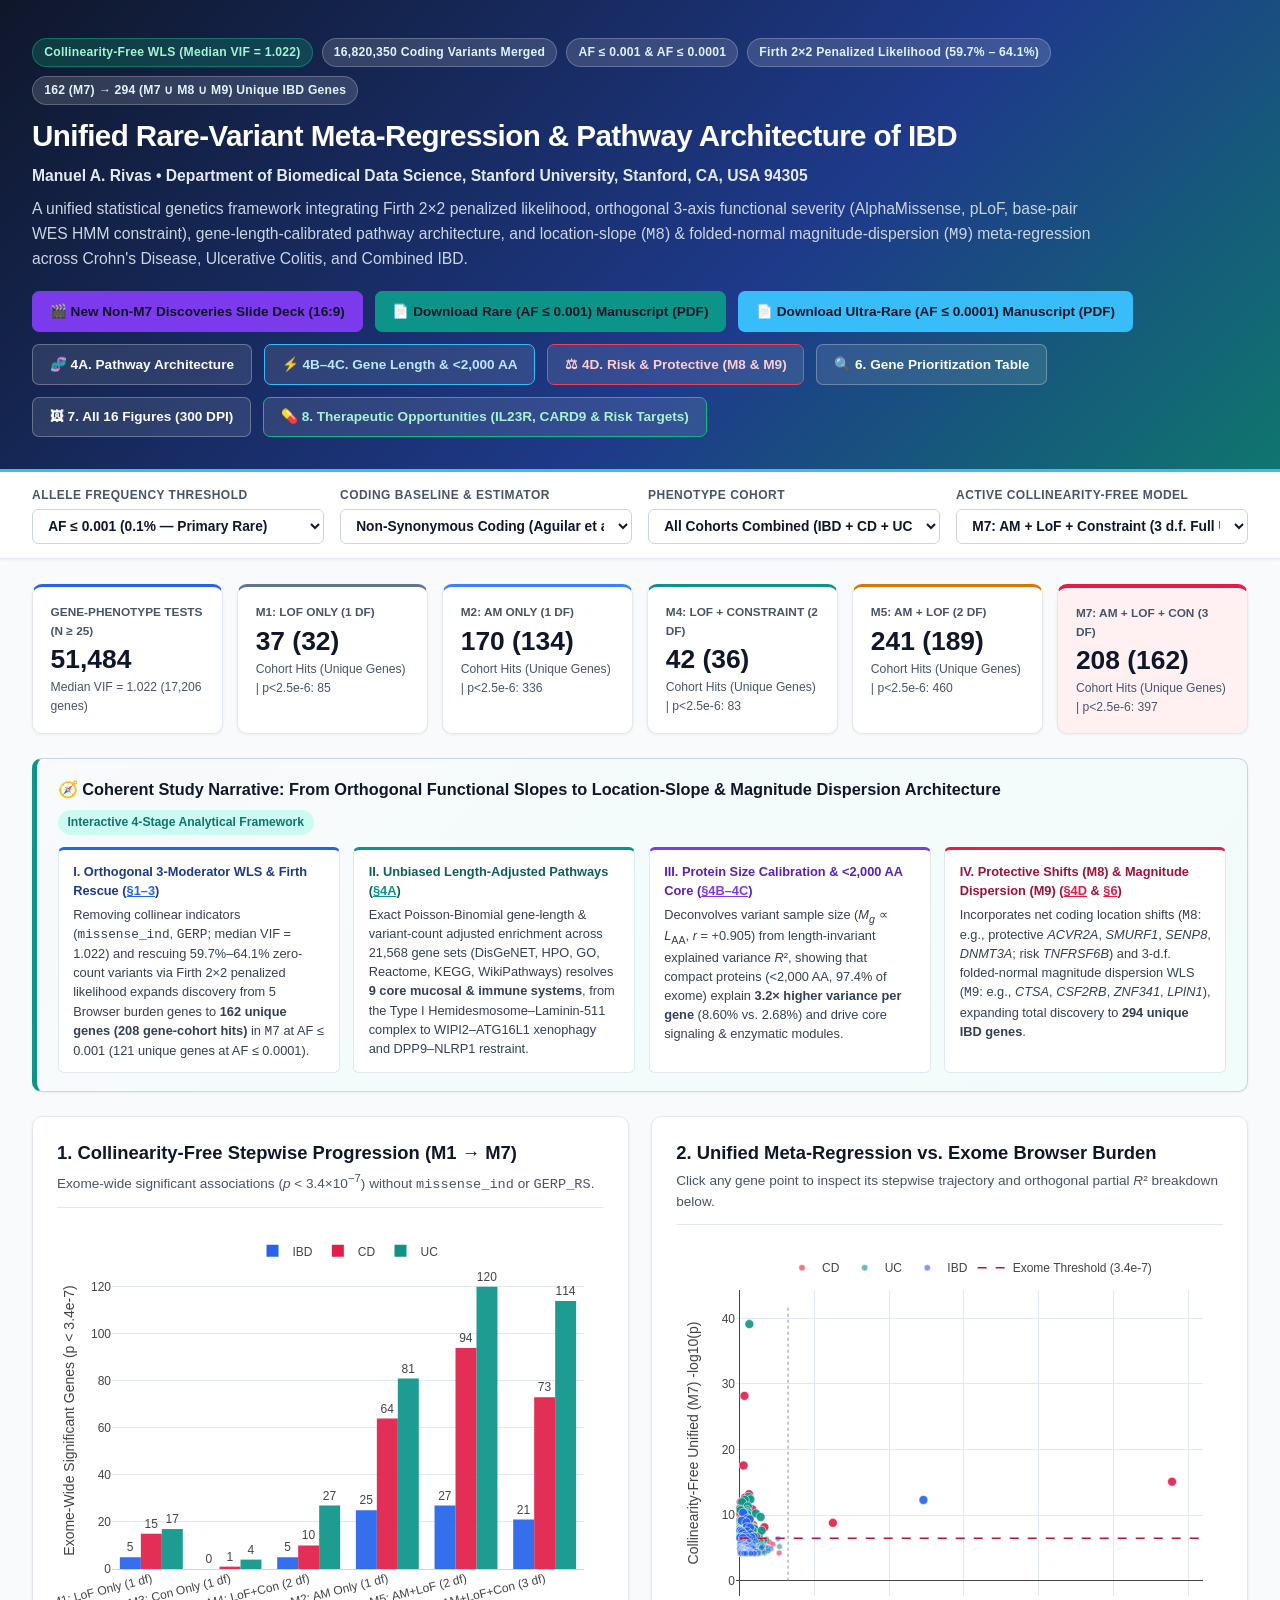
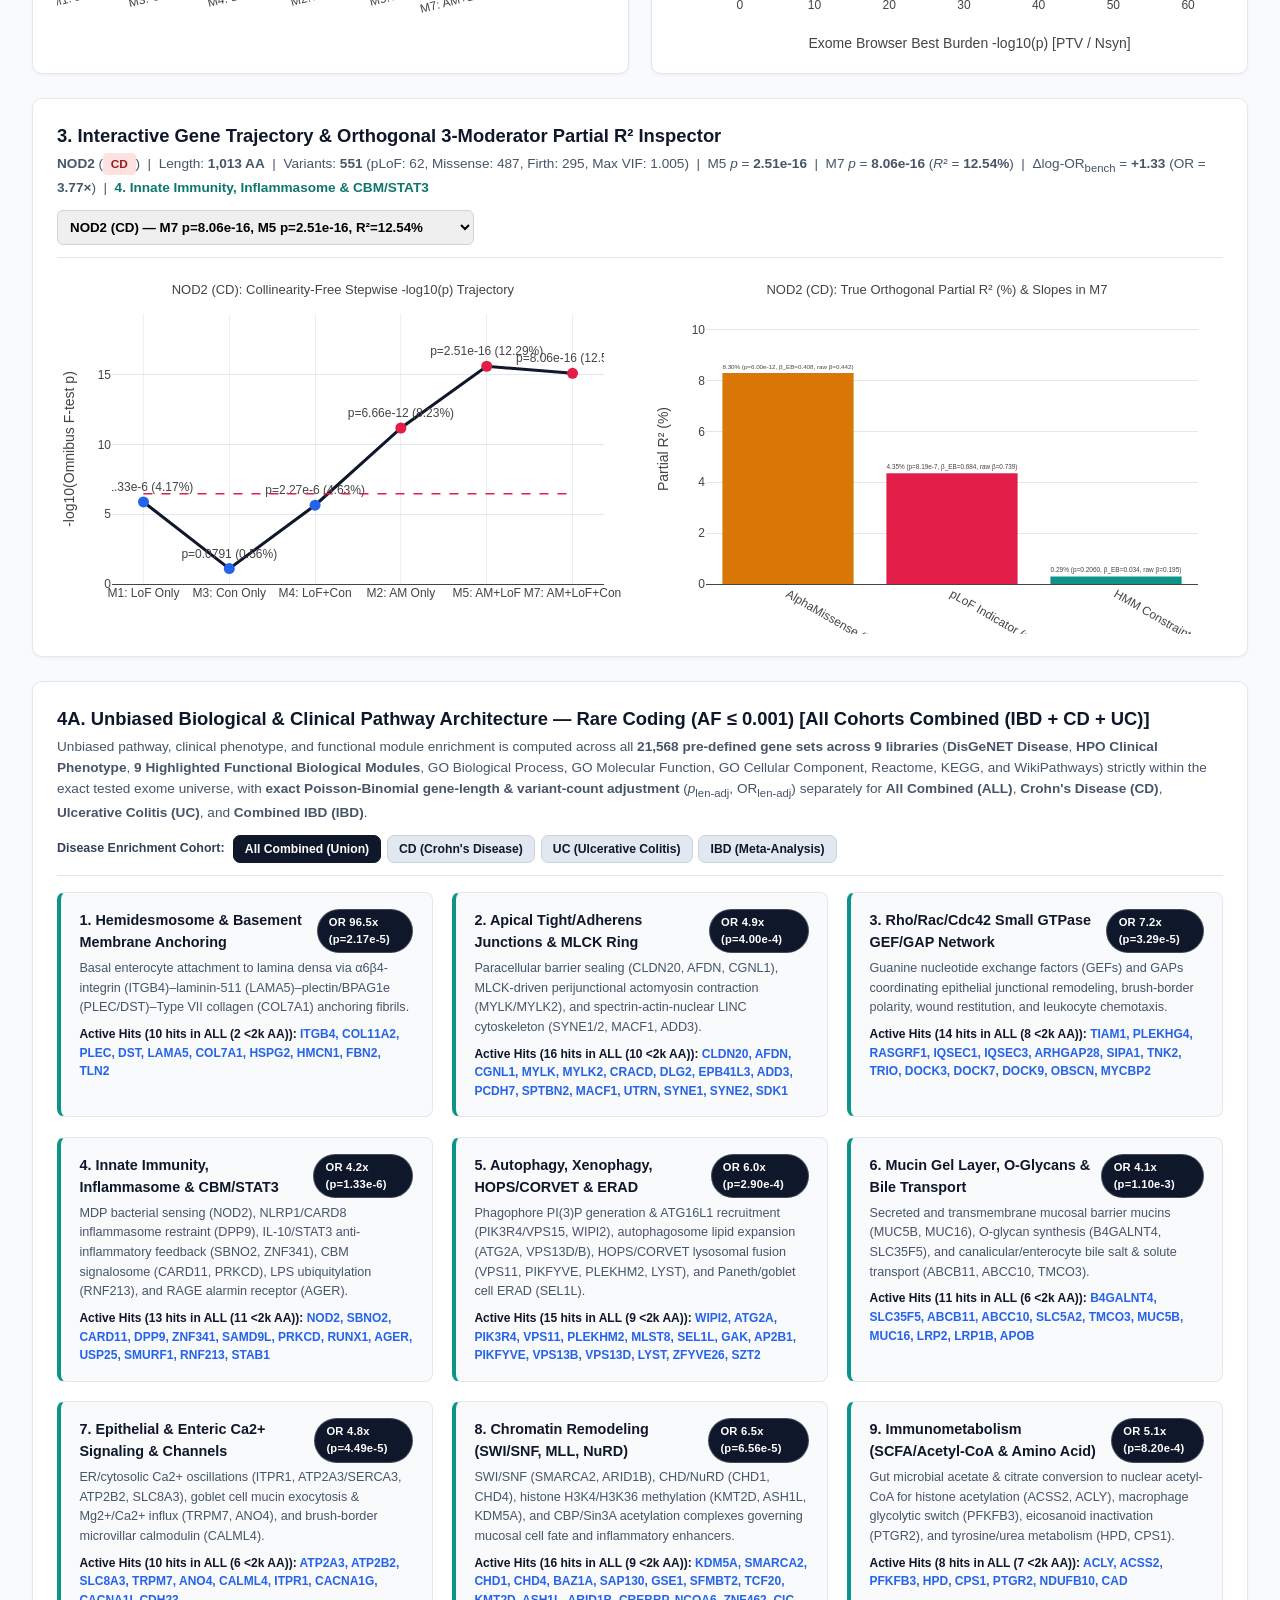
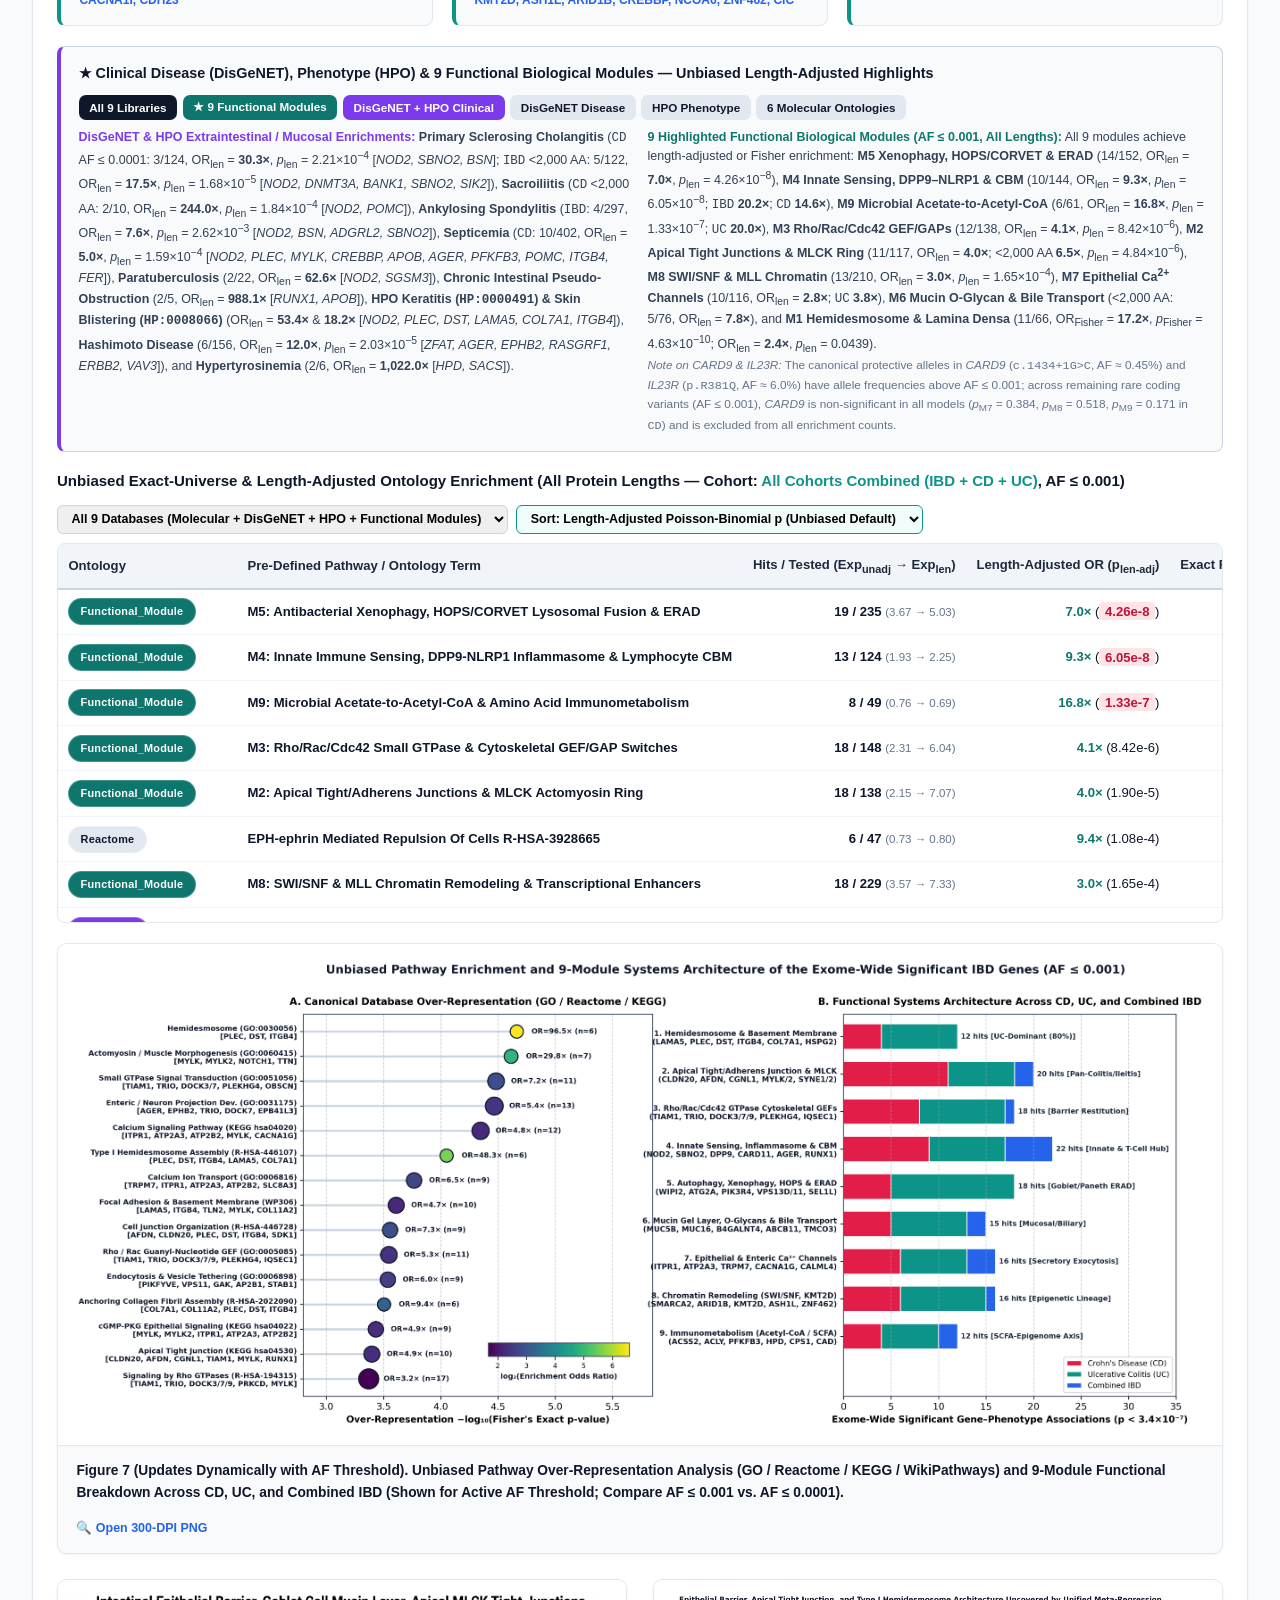
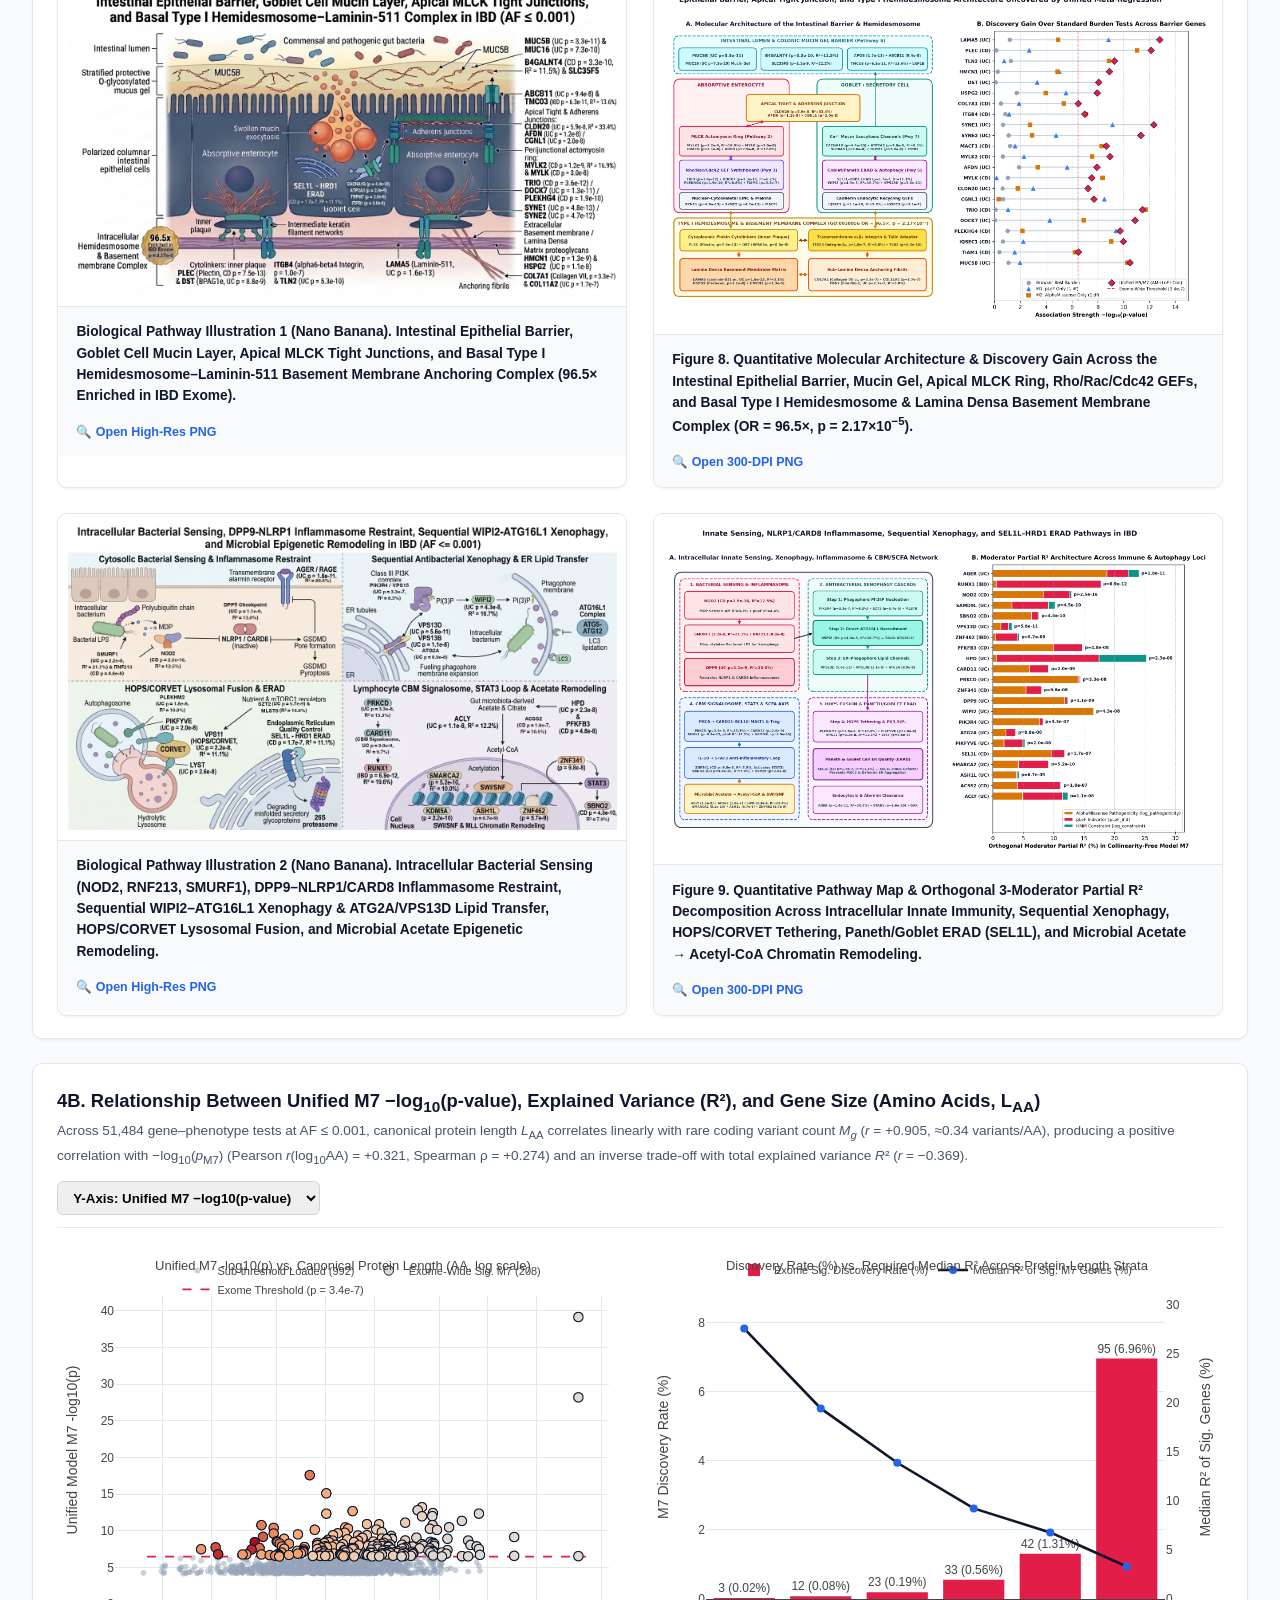
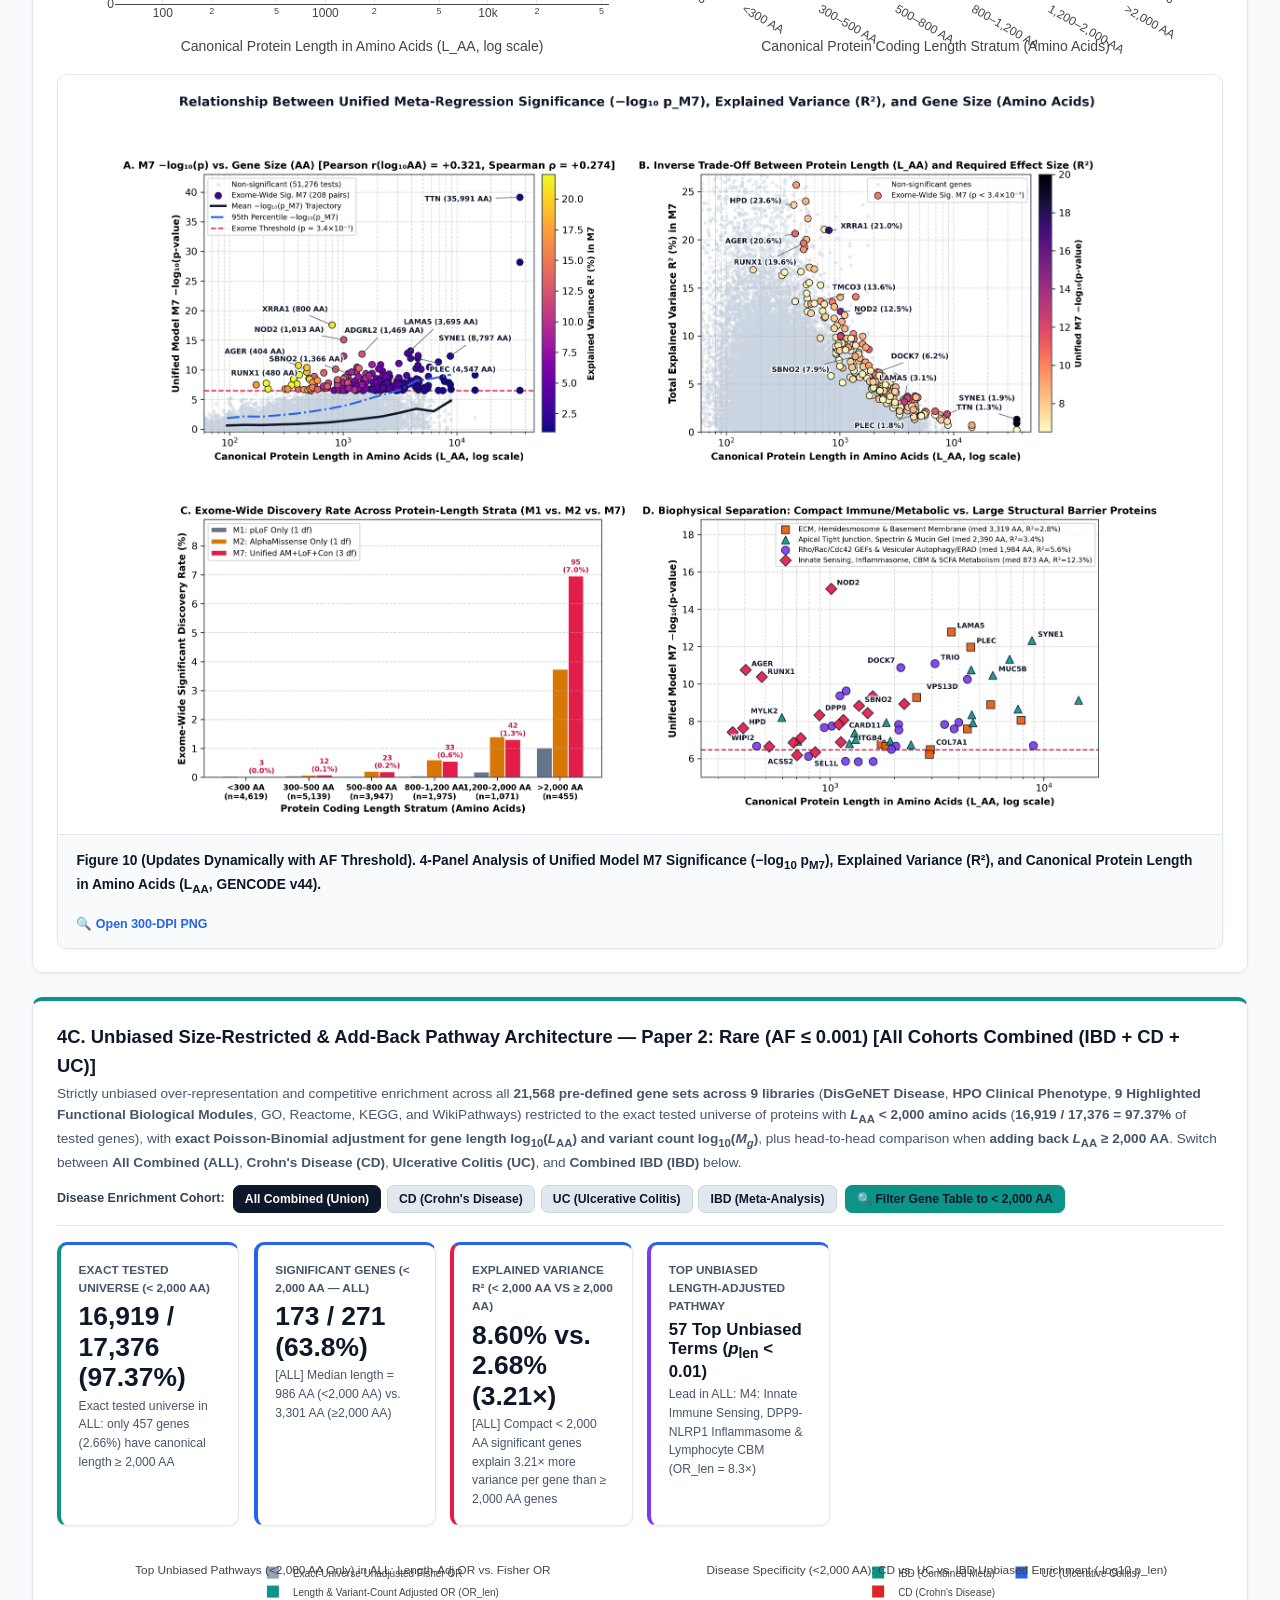
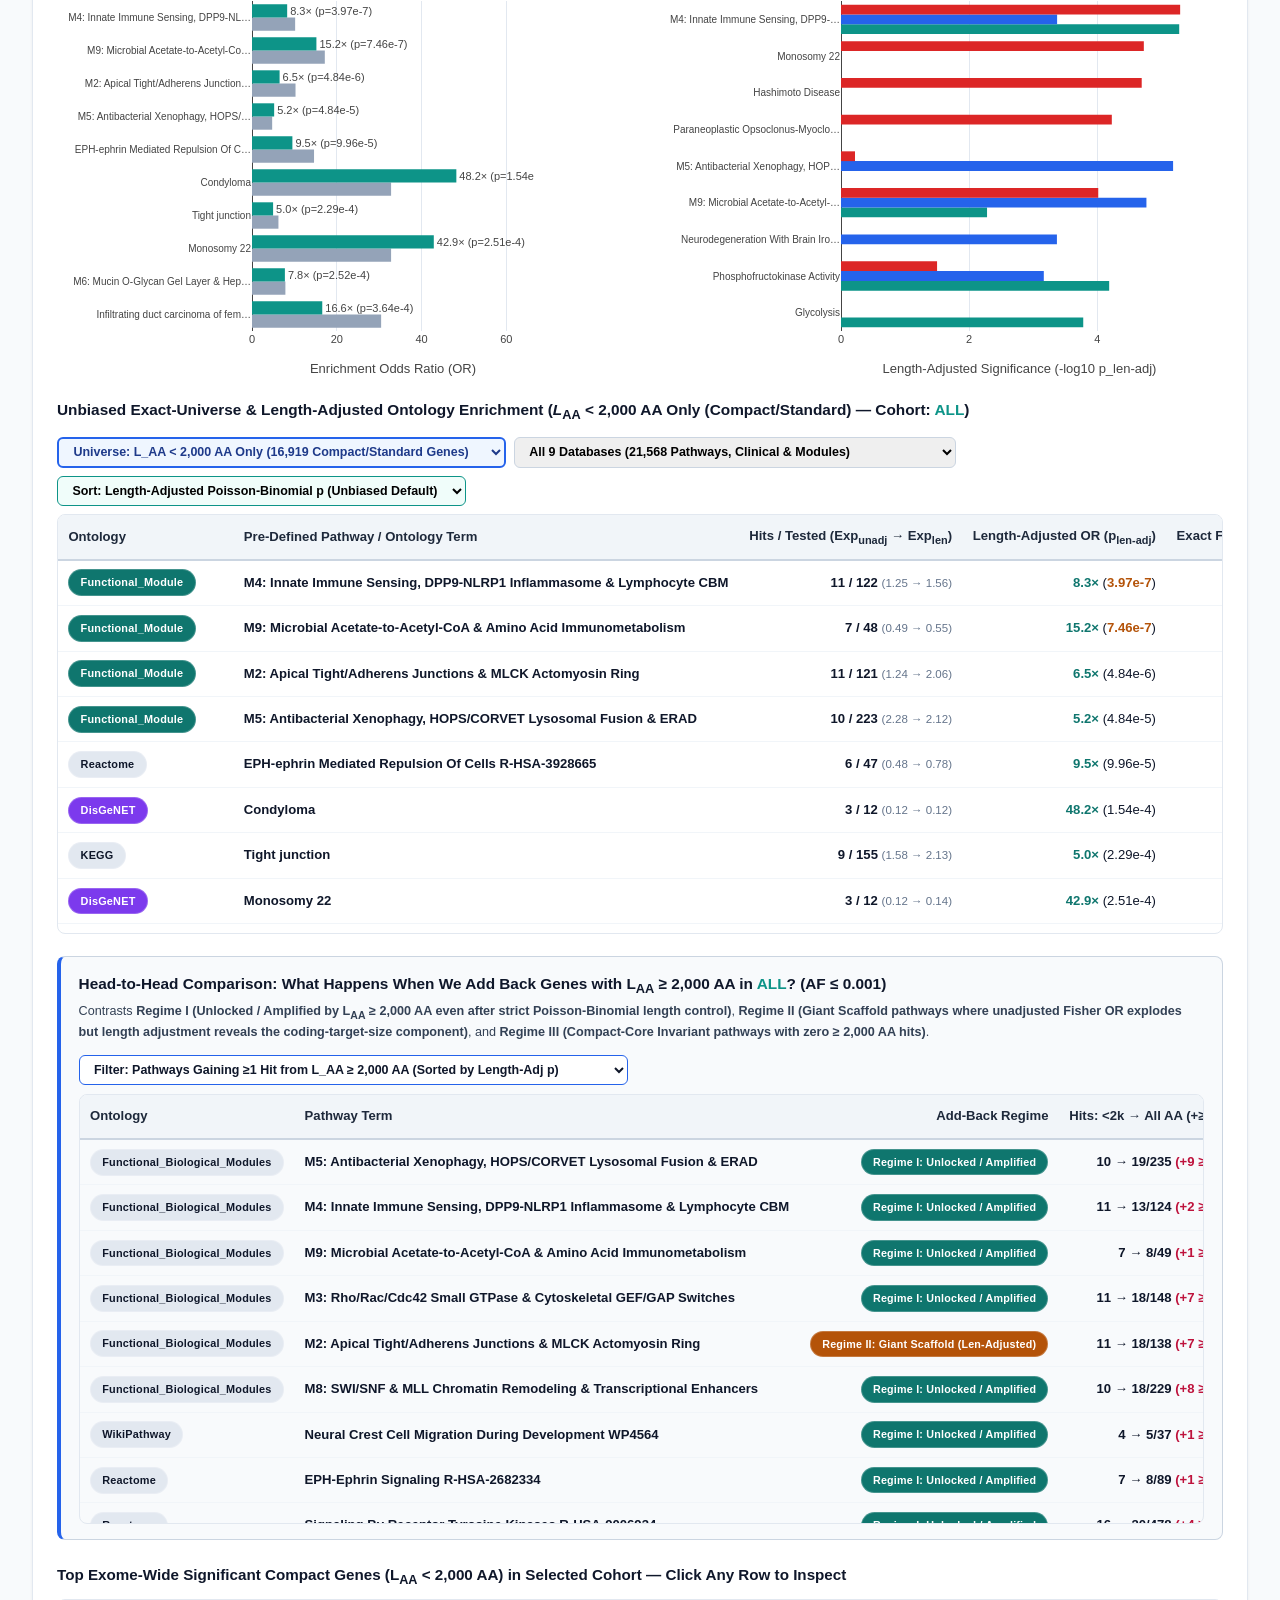
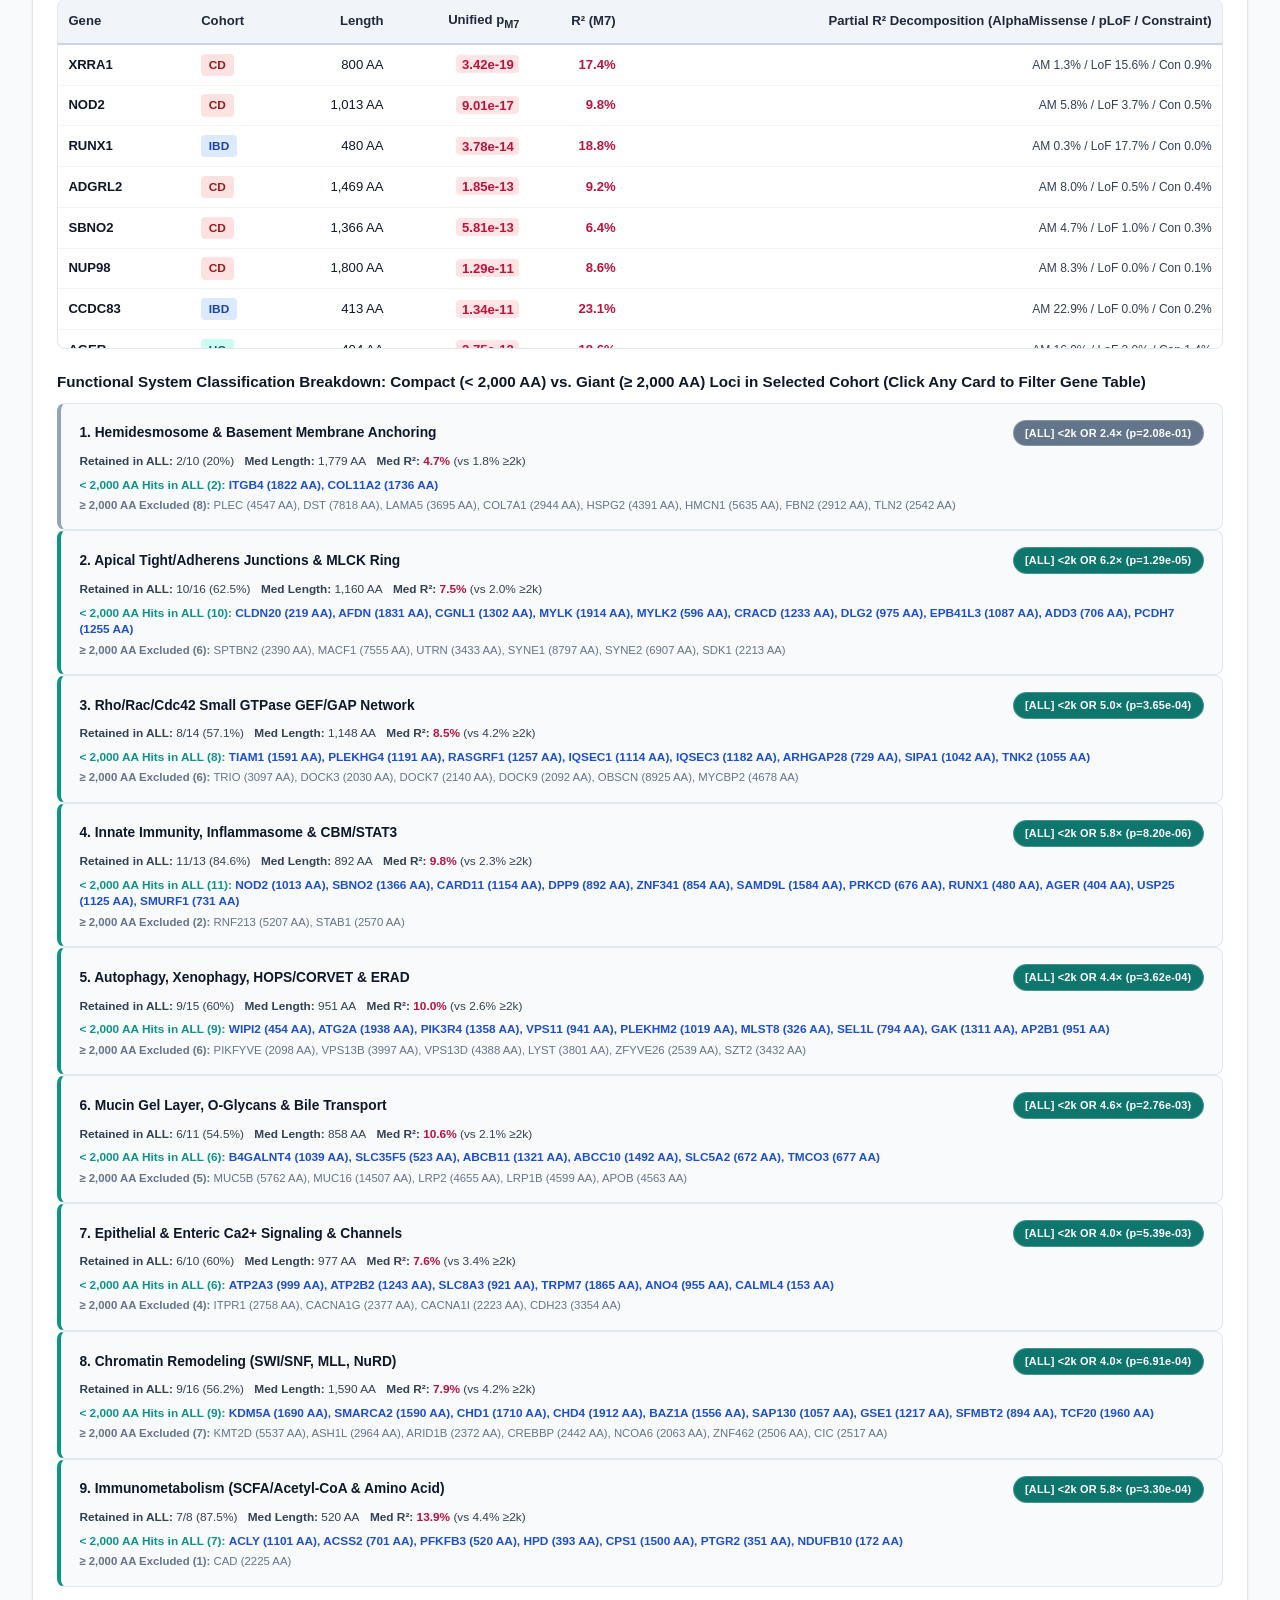
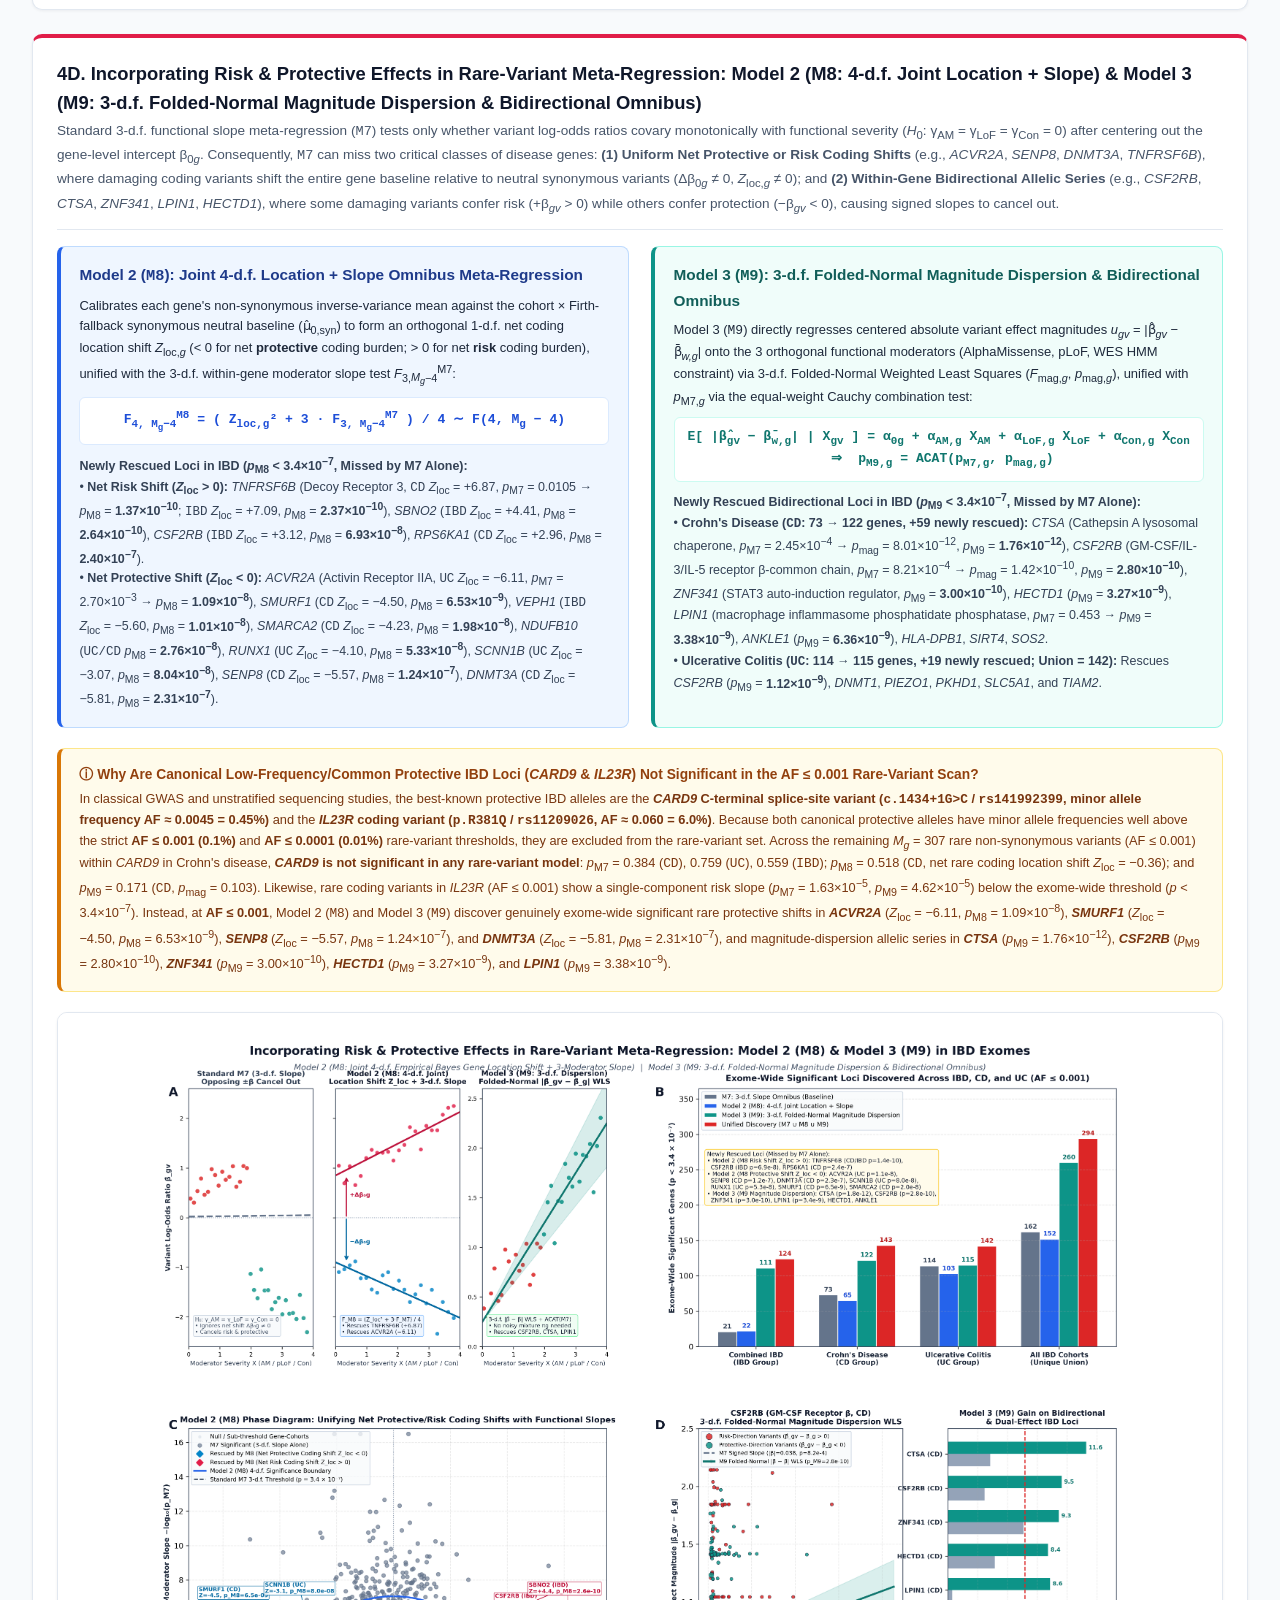
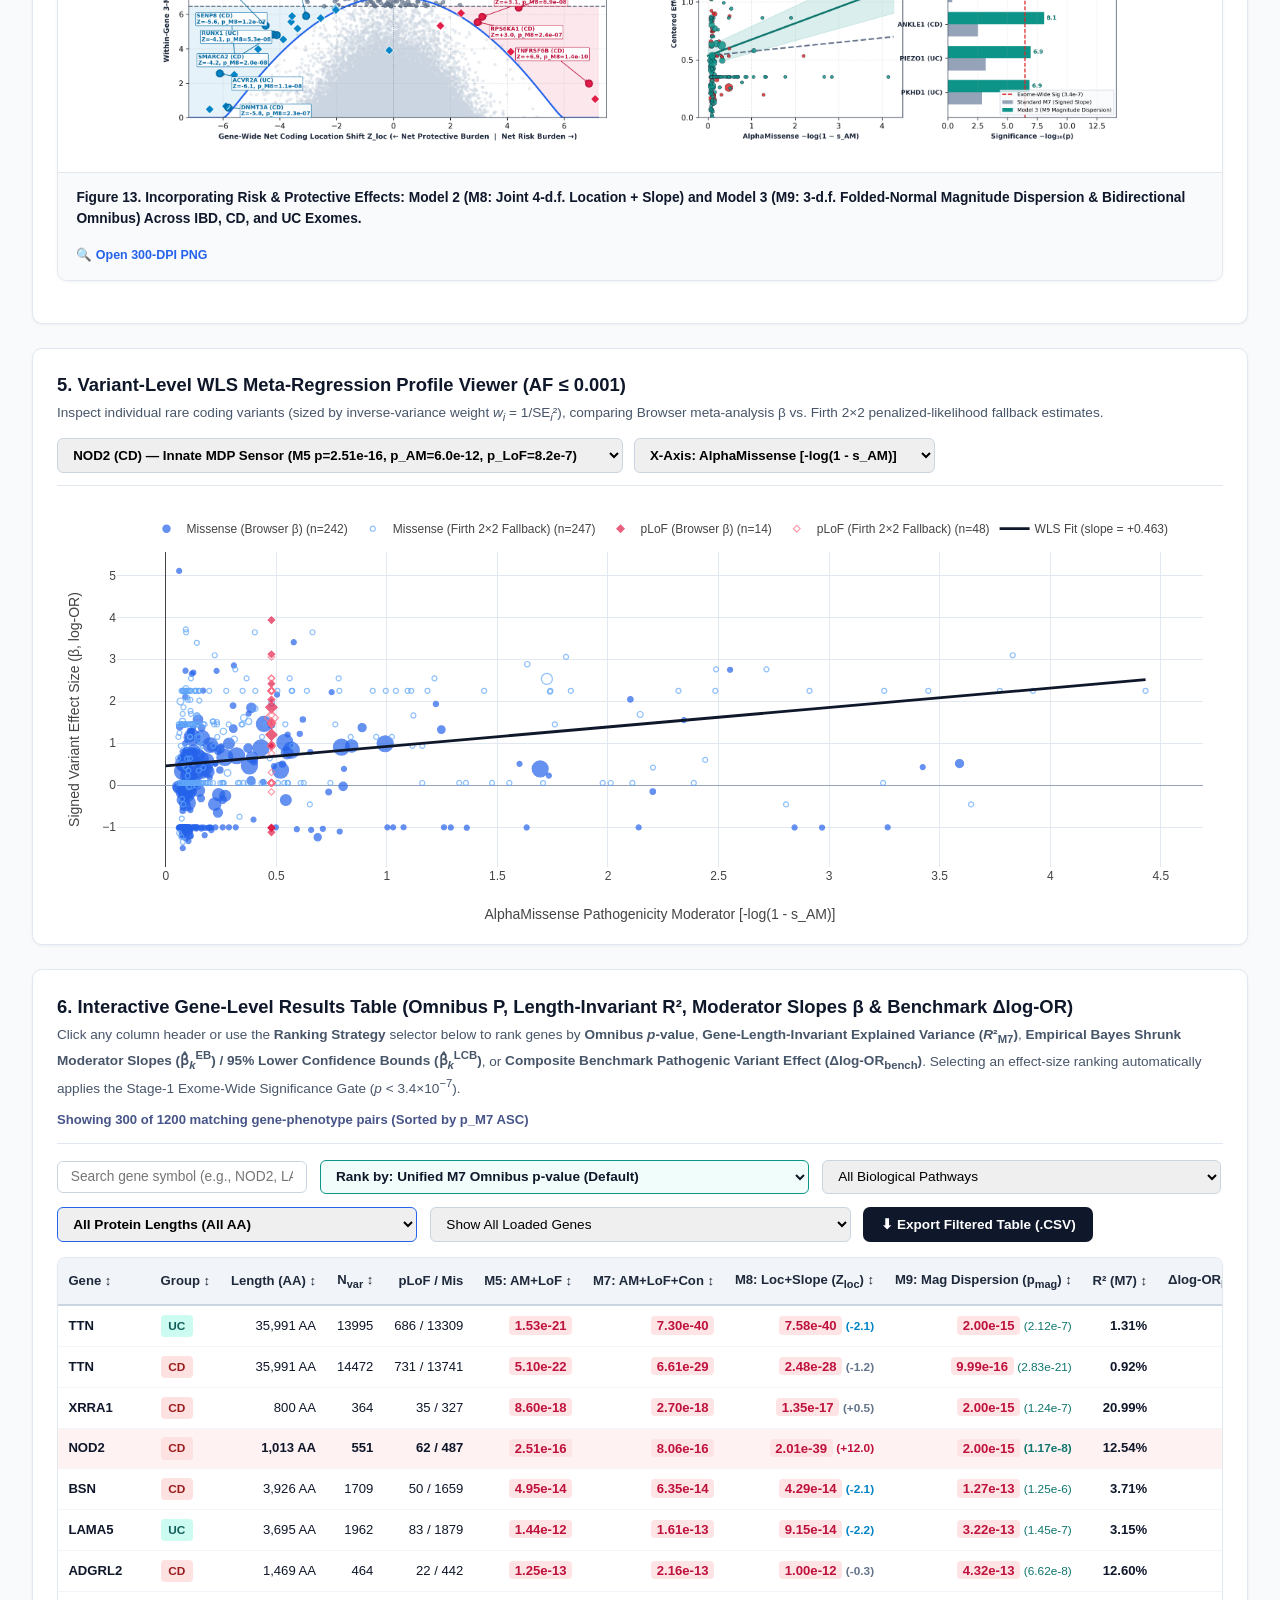
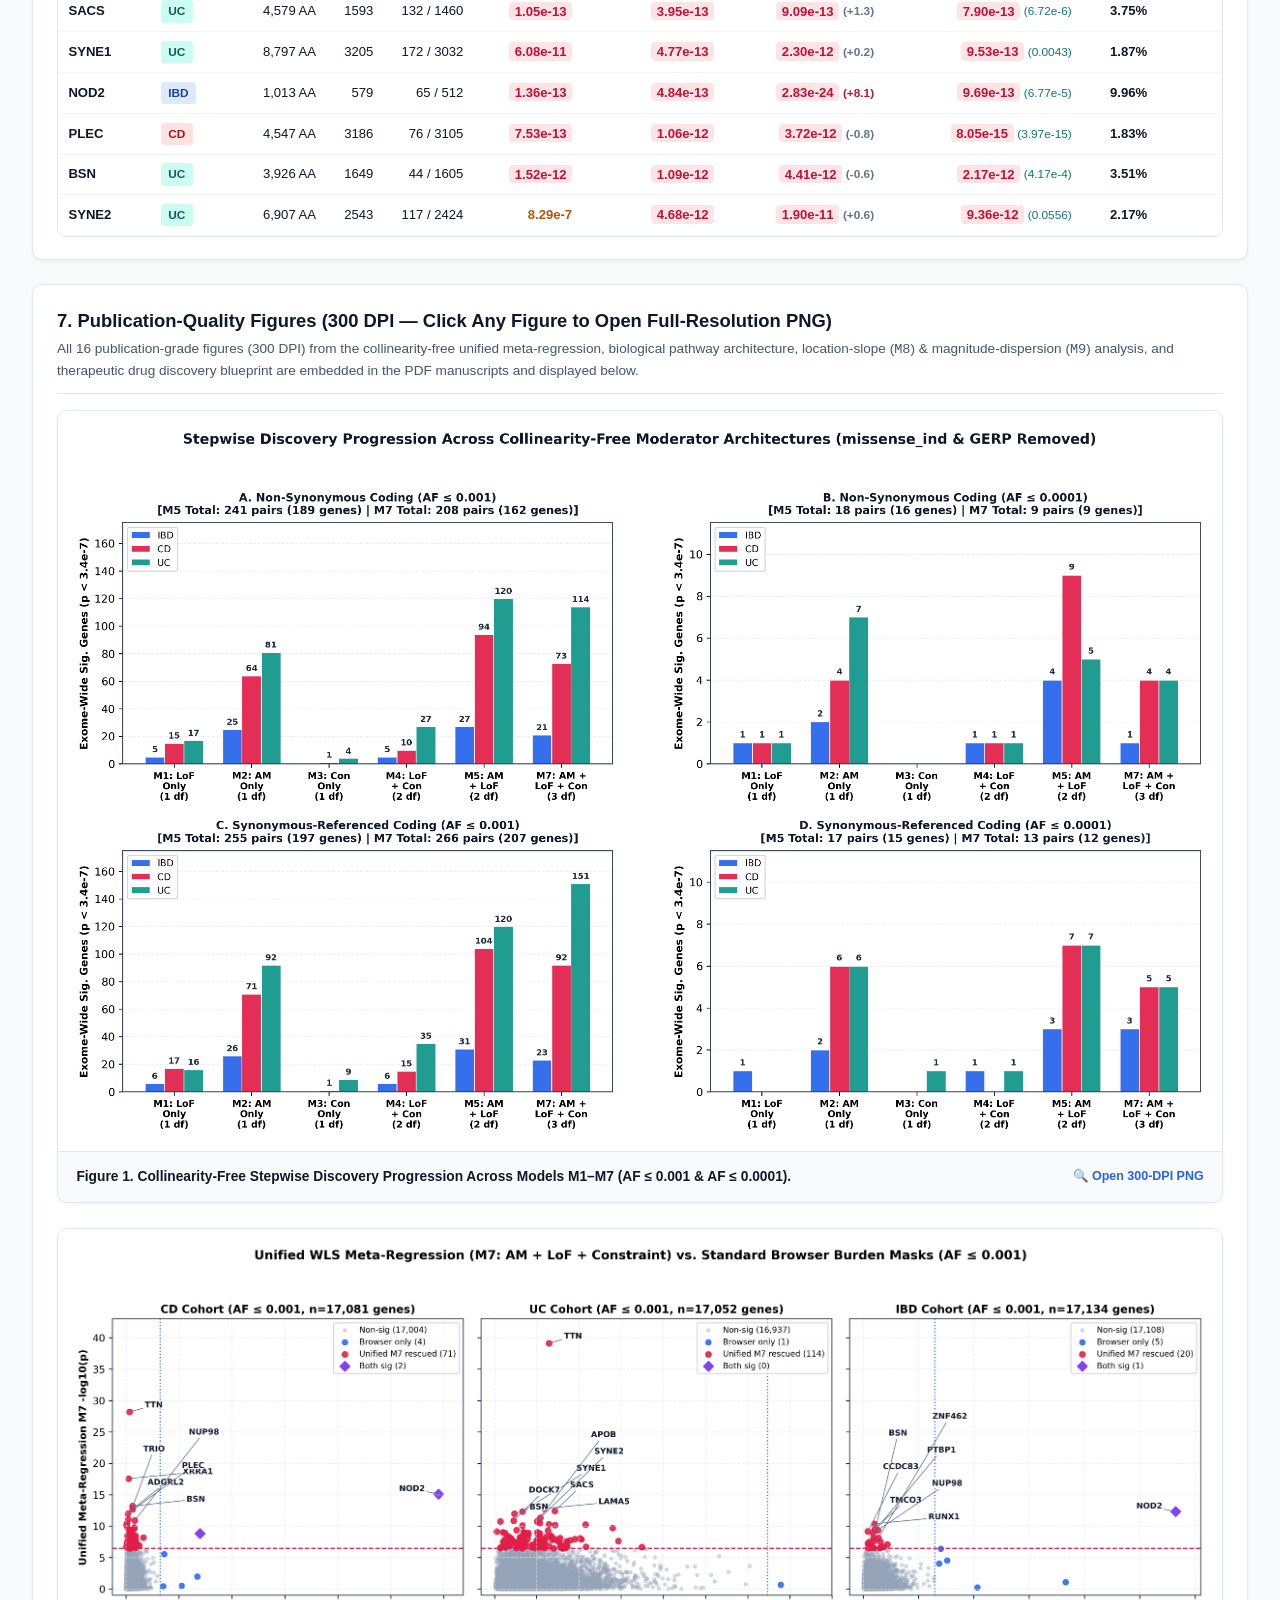
<file: index.html>
<!DOCTYPE html>
<html lang="en">
<head>
  <meta charset="UTF-8" />
  <meta name="viewport" content="width=device-width, initial-scale=1.0" />
  <title>Unified Rare-Variant Meta-Regression &amp; Pathway Architecture of IBD</title>
  <link rel="stylesheet" href="styles.css?v=20261028f" />
  <script src="https://cdn.plot.ly/plotly-2.32.0.min.js"></script>
</head>
<body>

  <!-- HERO HEADER -->
  <header class="hero-header">
    <div class="container">
      <div class="badge-row">
        <span class="badge highlight">Collinearity-Free WLS (Median VIF = 1.022)</span>
        <span class="badge">16,820,350 Coding Variants Merged</span>
        <span class="badge">AF &le; 0.001 &amp; AF &le; 0.0001</span>
        <span class="badge">Firth 2&times;2 Penalized Likelihood (59.7% &ndash; 64.1%)</span>
        <span class="badge">162 (M7) &rarr; 294 (M7 &cup; M8 &cup; M9) Unique IBD Genes</span>
      </div>
      <h1 class="hero-title">
        Unified Rare-Variant Meta-Regression &amp; Pathway Architecture of IBD
      </h1>
      <p style="font-size: 0.98rem; font-weight: 600; color: #e2e8f0; margin-bottom: 0.55rem;">
        <strong>Manuel A. Rivas</strong> &bull; Department of Biomedical Data Science, Stanford University, Stanford, CA, USA 94305
      </p>
      <p class="hero-subtitle">
        A unified statistical genetics framework integrating Firth 2&times;2 penalized likelihood, orthogonal 3-axis functional severity (AlphaMissense, pLoF, base-pair WES HMM constraint), gene-length-calibrated pathway architecture, and location-slope (<code>M8</code>) &amp; folded-normal magnitude-dispersion (<code>M9</code>) meta-regression across Crohn's Disease, Ulcerative Colitis, and Combined IBD.
      </p>
      <div class="hero-actions">
        <a href="slides_new_m8_m9_genes.html" class="btn btn-primary" style="background:#7c3aed;border-color:#7c3aed;">
          &#127916; New Non-M7 Discoveries Slide Deck (16:9)
        </a>
        <a href="ibd_unified_metaregression_report.pdf?v=20261030a" target="_blank" class="btn btn-primary" style="background:#0d9488;border-color:#0d9488;">
          &#128196; Download Rare (AF &le; 0.001) Manuscript (PDF)
        </a>
        <a href="ibd_af0001_ultrarare_metaregression_report.pdf?v=20261030a" target="_blank" class="btn btn-primary">
          &#128196; Download Ultra-Rare (AF &le; 0.0001) Manuscript (PDF)
        </a>
        <a href="#section-pathways" class="btn btn-outline">
          &#129516; 4A. Pathway Architecture
        </a>
        <a href="#section-lt2000aa" class="btn btn-outline" style="border-color:#38bdf8; color:#bae6fd;">
          &#9889; 4B&ndash;4C. Gene Length &amp; &lt;2,000 AA
        </a>
        <a href="#section-bidirectional" class="btn btn-outline" style="border-color:#f43f5e; color:#fecdd3;">
          &#9878; 4D. Risk &amp; Protective (M8 &amp; M9)
        </a>
        <a href="#section-gene-table" class="btn btn-outline">
          &#128269; 6. Gene Prioritization Table
        </a>
        <a href="#section-figures" class="btn btn-outline">
          &#128444; 7. All 16 Figures (300 DPI)
        </a>
        <a href="#section-therapeutics" class="btn btn-outline" style="border-color:#10b981; color:#a7f3d0; font-weight:700;">
          &#128138; 8. Therapeutic Opportunities (IL23R, CARD9 &amp; Risk Targets)
        </a>
      </div>
    </div>
  </header>

  <!-- STICKY GLOBAL CONTROLS -->
  <nav class="control-bar">
    <div class="container">
      <div class="control-grid">
        <div class="control-group">
          <label for="ctrl-af">Allele Frequency Threshold</label>
          <select id="ctrl-af">
            <option value="af001" selected>AF &le; 0.001 (0.1% — Primary Rare)</option>
            <option value="af0001">AF &le; 0.0001 (0.01% — Ultra-Rare)</option>
          </select>
        </div>
        <div class="control-group">
          <label for="ctrl-spec">Coding Baseline &amp; Estimator</label>
          <select id="ctrl-spec">
            <option value="hybrid_nonsyn" selected>Non-Synonymous Coding (Aguilar et al. 2025, Hybrid β + Firth)</option>
            <option value="hybrid_synbase">Synonymous-Referenced Coding (Lauer &amp; Rivas 2025, Hybrid β + Firth)</option>
            <option value="firth_nonsyn">Pure Firth 2&times;2 Sensitivity (100% Firth Odds Ratios)</option>
          </select>
        </div>
        <div class="control-group">
          <label for="ctrl-group">Phenotype Cohort</label>
          <select id="ctrl-group">
            <option value="ALL" selected>All Cohorts Combined (IBD + CD + UC)</option>
            <option value="CD">CD — Crohn's Disease (19,924 cases)</option>
            <option value="UC">UC — Ulcerative Colitis (14,836 cases)</option>
            <option value="IBD">IBD — Combined IBD (37,708 cases)</option>
          </select>
        </div>
        <div class="control-group">
          <label for="ctrl-model">Active Collinearity-Free Model</label>
          <select id="ctrl-model">
            <option value="M7" selected>M7: AM + LoF + Constraint (3 d.f. Full Unified)</option>
            <option value="M8">M8 (Model 2): 4-d.f. Joint Location + Slope (Risk &amp; Protective Shift)</option>
            <option value="M9">M9 (Model 3): 3-d.f. Folded-Normal Magnitude Dispersion &amp; Bidirectional Omnibus</option>
            <option value="M5">M5: AM + LoF (2 d.f. Pathogenicity + LoF)</option>
            <option value="M2">M2: AlphaMissense Only (1 d.f.)</option>
            <option value="M4">M4: LoF + Constraint (2 d.f.)</option>
            <option value="M1">M1: LoF Only (1 d.f.)</option>
            <option value="M3">M3: HMM Constraint Only (1 d.f.)</option>
          </select>
        </div>
      </div>
    </div>
  </nav>

  <!-- MAIN CONTENT -->
  <main class="main-content container">

    <!-- LIVE KPI STRIP -->
    <section class="kpi-grid">
      <div class="kpi-card">
        <div class="kpi-label">Gene-Phenotype Tests (N &ge; 25)</div>
        <div class="kpi-value" id="kpi-tests-val">51,484</div>
        <div class="kpi-sub" id="kpi-tests-sub">Median VIF = 1.022 (17,206 genes)</div>
      </div>
      <div class="kpi-card m1" id="kpi-card-M1">
        <div class="kpi-label">M1: LoF Only (1 df)</div>
        <div class="kpi-value" id="kpi-val-M1">37 (32)</div>
        <div class="kpi-sub" id="kpi-sub-M1">p &lt; 3.4e-7</div>
      </div>
      <div class="kpi-card m2" id="kpi-card-M2">
        <div class="kpi-label">M2: AM Only (1 df)</div>
        <div class="kpi-value" id="kpi-val-M2">170 (134)</div>
        <div class="kpi-sub" id="kpi-sub-M2">p &lt; 3.4e-7</div>
      </div>
      <div class="kpi-card m3" id="kpi-card-M4">
        <div class="kpi-label">M4: LoF + Constraint (2 df)</div>
        <div class="kpi-value" id="kpi-val-M4">42 (36)</div>
        <div class="kpi-sub" id="kpi-sub-M4">p &lt; 3.4e-7</div>
      </div>
      <div class="kpi-card m4" id="kpi-card-M5">
        <div class="kpi-label">M5: AM + LoF (2 df)</div>
        <div class="kpi-value" id="kpi-val-M5">241 (189)</div>
        <div class="kpi-sub" id="kpi-sub-M5">p &lt; 3.4e-7</div>
      </div>
      <div class="kpi-card m5 active-model" id="kpi-card-M7">
        <div class="kpi-label">M7: AM + LoF + Con (3 df)</div>
        <div class="kpi-value" id="kpi-val-M7">208 (162)</div>
        <div class="kpi-sub" id="kpi-sub-M7">p &lt; 3.4e-7</div>
      </div>
    </section>

    <!-- COHERENT 4-PILLAR NARRATIVE STORYBOARD -->
    <section class="section-card" style="background: linear-gradient(135deg, #f8fafc 0%, #f0fdfa 100%); border: 1px solid #cbd5e1; border-left: 5px solid #0d9488; padding: 1.1rem 1.3rem; margin-bottom: 1.5rem;">
      <div style="display: flex; justify-content: space-between; align-items: baseline; flex-wrap: wrap; gap: 0.5rem; margin-bottom: 0.75rem;">
        <h2 style="font-size: 1.02rem; font-weight: 800; color: #0f172a; margin: 0;">
          &#129517; Coherent Study Narrative: From Orthogonal Functional Slopes to Location-Slope &amp; Magnitude Dispersion Architecture
        </h2>
        <span style="font-size: 0.76rem; font-weight: 700; color: #0f766e; background: #ccfbf1; padding: 0.2rem 0.6rem; border-radius: 999px;">
          Interactive 4-Stage Analytical Framework
        </span>
      </div>
      <div style="display: grid; grid-template-columns: repeat(auto-fit, minmax(240px, 1fr)); gap: 0.85rem; font-size: 0.8rem; line-height: 1.5; color: #334155;">
        <div style="background: #ffffff; border: 1px solid #e2e8f0; border-top: 3px solid #2563eb; border-radius: 6px; padding: 0.75rem 0.9rem;">
          <div style="font-weight: 800; color: #1e3a8a; margin-bottom: 0.25rem;">I. Orthogonal 3-Moderator WLS &amp; Firth Rescue (<a href="#plot-progression" style="color:#2563eb;">&sect;1&ndash;3</a>)</div>
          Removing collinear indicators (<code>missense_ind</code>, <code>GERP</code>; median VIF = 1.022) and rescuing 59.7%&ndash;64.1% zero-count variants via Firth 2&times;2 penalized likelihood expands discovery from 5 Browser burden genes to <strong>162 unique genes (208 gene-cohort hits)</strong> in <code>M7</code> at AF &le; 0.001 (121 unique genes at AF &le; 0.0001).
        </div>
        <div style="background: #ffffff; border: 1px solid #e2e8f0; border-top: 3px solid #0d9488; border-radius: 6px; padding: 0.75rem 0.9rem;">
          <div style="font-weight: 800; color: #115e59; margin-bottom: 0.25rem;">II. Unbiased Length-Adjusted Pathways (<a href="#section-pathways" style="color:#0d9488;">&sect;4A</a>)</div>
          Exact Poisson-Binomial gene-length &amp; variant-count adjusted enrichment across 21,568 gene sets (DisGeNET, HPO, GO, Reactome, KEGG, WikiPathways) resolves <strong>9 core mucosal &amp; immune systems</strong>, from the Type I Hemidesmosome&ndash;Laminin-511 complex to WIPI2&ndash;ATG16L1 xenophagy and DPP9&ndash;NLRP1 restraint.
        </div>
        <div style="background: #ffffff; border: 1px solid #e2e8f0; border-top: 3px solid #7c3aed; border-radius: 6px; padding: 0.75rem 0.9rem;">
          <div style="font-weight: 800; color: #5b21b6; margin-bottom: 0.25rem;">III. Protein Size Calibration &amp; &lt;2,000 AA Core (<a href="#section-gene-size" style="color:#7c3aed;">&sect;4B&ndash;4C</a>)</div>
          Deconvolves variant sample size (<em>M<sub>g</sub></em> &propto; <em>L</em><sub>AA</sub>, <em>r</em> = +0.905) from length-invariant explained variance <em>R</em>&sup2;, showing that compact proteins (&lt;2,000 AA, 97.4% of exome) explain <strong>3.2&times; higher variance per gene</strong> (8.60% vs. 2.68%) and drive core signaling &amp; enzymatic modules.
        </div>
        <div style="background: #ffffff; border: 1px solid #e2e8f0; border-top: 3px solid #e11d48; border-radius: 6px; padding: 0.75rem 0.9rem;">
          <div style="font-weight: 800; color: #9f1239; margin-bottom: 0.25rem;">IV. Protective Shifts (M8) &amp; Magnitude Dispersion (M9) (<a href="#section-bidirectional" style="color:#e11d48;">&sect;4D</a> &amp; <a href="#section-gene-table" style="color:#e11d48;">&sect;6</a>)</div>
          Incorporates net coding location shifts (<code>M8</code>: e.g., protective <em>ACVR2A</em>, <em>SMURF1</em>, <em>SENP8</em>, <em>DNMT3A</em>; risk <em>TNFRSF6B</em>) and 3-d.f. folded-normal magnitude dispersion WLS (<code>M9</code>: e.g., <em>CTSA</em>, <em>CSF2RB</em>, <em>ZNF341</em>, <em>LPIN1</em>), expanding total discovery to <strong>294 unique IBD genes</strong>.
        </div>
      </div>
    </section>

    <!-- ROW 1: PROGRESSION CHART & UNIFIED VS BROWSER SCATTER -->
    <div class="chart-row-2col">
      <div class="section-card" style="margin-bottom: 0;">
        <div class="section-header">
          <div>
            <h2 class="section-title">1. Collinearity-Free Stepwise Progression (M1 &rarr; M7)</h2>
            <p class="section-desc">Exome-wide significant associations (<em>p</em> &lt; 3.4&times;10<sup>&minus;7</sup>) without <code>missense_ind</code> or <code>GERP_RS</code>.</p>
          </div>
        </div>
        <div id="plot-progression" class="plot-box"></div>
      </div>

      <div class="section-card" style="margin-bottom: 0;">
        <div class="section-header">
          <div>
            <h2 class="section-title">2. Unified Meta-Regression vs. Exome Browser Burden</h2>
            <p class="section-desc">Click any gene point to inspect its stepwise trajectory and orthogonal partial <em>R</em>&sup2; breakdown below.</p>
          </div>
        </div>
        <div id="plot-vs-browser" class="plot-box"></div>
      </div>
    </div>

    <!-- ROW 2: GENE TRAJECTORY & ORTHOGONAL PARTIAL R2 INSPECTOR -->
    <section class="section-card">
      <div class="section-header">
        <div>
          <h2 class="section-title">3. Interactive Gene Trajectory &amp; Orthogonal 3-Moderator Partial R&sup2; Inspector</h2>
          <p class="section-desc" id="inspector-gene-summary">Select any gene from the dropdown or click a row in the table below.</p>
        </div>
        <div style="min-width: 360px;">
          <select id="select-inspector-gene" style="width: 100%; padding: 0.5rem; border-radius: 6px; border: 1px solid #cbd5e1; font-weight: 600;"></select>
        </div>
      </div>
      <div class="chart-row-2col" style="margin-bottom: 0;">
        <div id="plot-gene-trajectory" class="plot-box" style="height: 360px;"></div>
        <div id="plot-gene-partial-r2" class="plot-box" style="height: 360px;"></div>
      </div>
    </section>

    <!-- ROW 3: DEEP BIOLOGICAL PATHWAY EXPLORER -->
    <section class="section-card" id="section-pathways">
      <div class="section-header">
        <div>
          <h2 class="section-title" id="pathway-section-title">4A. Unbiased Biological &amp; Clinical Pathway Architecture (All Protein Lengths)</h2>
          <p class="section-desc">
            Unbiased pathway, clinical phenotype, and functional module enrichment is computed across all <strong>21,568 pre-defined gene sets across 9 libraries</strong> (<strong>DisGeNET Disease</strong>, <strong>HPO Clinical Phenotype</strong>, <strong>9 Highlighted Functional Biological Modules</strong>, GO Biological Process, GO Molecular Function, GO Cellular Component, Reactome, KEGG, and WikiPathways) strictly within the exact tested exome universe, with <strong>exact Poisson-Binomial gene-length &amp; variant-count adjustment</strong> (<em>p</em><sub>len-adj</sub>, OR<sub>len-adj</sub>) separately for <strong>All Combined (ALL)</strong>, <strong>Crohn's Disease (CD)</strong>, <strong>Ulcerative Colitis (UC)</strong>, and <strong>Combined IBD (IBD)</strong>.
          </p>
        </div>
        <div style="display: flex; gap: 0.5rem; flex-wrap: wrap; align-items: center;">
          <span style="font-size: 0.78rem; font-weight: 700; color: #334155;">Disease Enrichment Cohort:</span>
          <div class="cohort-btn-group" data-sync="enr-cohort" style="display: inline-flex; gap: 0.35rem; flex-wrap: wrap;">
            <button type="button" class="btn enr-cohort-btn" data-cohort="ALL" style="padding: 0.36rem 0.7rem; font-size: 0.76rem; background: #0f172a; color: #fff;">All Combined (Union)</button>
            <button type="button" class="btn enr-cohort-btn" data-cohort="CD" style="padding: 0.36rem 0.7rem; font-size: 0.76rem; background: #e2e8f0; color: #0f172a;">CD (Crohn's Disease)</button>
            <button type="button" class="btn enr-cohort-btn" data-cohort="UC" style="padding: 0.36rem 0.7rem; font-size: 0.76rem; background: #e2e8f0; color: #0f172a;">UC (Ulcerative Colitis)</button>
            <button type="button" class="btn enr-cohort-btn" data-cohort="IBD" style="padding: 0.36rem 0.7rem; font-size: 0.76rem; background: #e2e8f0; color: #0f172a;">IBD (Meta-Analysis)</button>
          </div>
        </div>
      </div>
      <div class="methods-grid" id="pathway-cards-grid" style="margin-bottom: 1.25rem;"></div>

      <!-- CLINICAL DISGENET, HPO & 9 FUNCTIONAL MODULES HIGHLIGHT BANNER + QUICK FILTER PILLS -->
      <div style="margin-bottom: 1.1rem; background: #f8fafc; border: 1px solid #cbd5e1; border-left: 4px solid #7c3aed; border-radius: 8px; padding: 0.9rem 1.1rem;">
        <div style="display: flex; justify-content: space-between; align-items: center; gap: 0.65rem; flex-wrap: wrap; margin-bottom: 0.55rem;">
          <h4 style="margin: 0; font-size: 0.9rem; font-weight: 700; color: #0f172a;">
            &#9733; Clinical Disease (DisGeNET), Phenotype (HPO) &amp; 9 Functional Biological Modules — Unbiased Length-Adjusted Highlights
          </h4>
          <div style="display: inline-flex; gap: 0.35rem; flex-wrap: wrap;">
            <button type="button" class="btn lib-quick-btn" data-lib-quick="ALL" style="padding: 0.28rem 0.6rem; font-size: 0.73rem; background: #0f172a; color: #fff;">All 9 Libraries</button>
            <button type="button" class="btn lib-quick-btn" data-lib-quick="Functional_Biological_Modules" style="padding: 0.28rem 0.6rem; font-size: 0.73rem; background: #0f766e; color: #fff;">&#9733; 9 Functional Modules</button>
            <button type="button" class="btn lib-quick-btn" data-lib-quick="CLINICAL_DISGENET_HPO" style="padding: 0.28rem 0.6rem; font-size: 0.73rem; background: #7c3aed; color: #fff;">DisGeNET + HPO Clinical</button>
            <button type="button" class="btn lib-quick-btn" data-lib-quick="DisGeNET" style="padding: 0.28rem 0.6rem; font-size: 0.73rem; background: #e2e8f0; color: #0f172a;">DisGeNET Disease</button>
            <button type="button" class="btn lib-quick-btn" data-lib-quick="Human_Phenotype_Ontology" style="padding: 0.28rem 0.6rem; font-size: 0.73rem; background: #e2e8f0; color: #0f172a;">HPO Phenotype</button>
            <button type="button" class="btn lib-quick-btn" data-lib-quick="ALL_MOLECULAR" style="padding: 0.28rem 0.6rem; font-size: 0.73rem; background: #e2e8f0; color: #0f172a;">6 Molecular Ontologies</button>
          </div>
        </div>
        <div style="font-size: 0.78rem; color: #334155; line-height: 1.5; display: grid; grid-template-columns: repeat(auto-fit, minmax(310px, 1fr)); gap: 0.75rem;">
          <div>
            <strong style="color: #7c3aed;">DisGeNET &amp; HPO Extraintestinal / Mucosal Enrichments:</strong>
            <strong>Primary Sclerosing Cholangitis</strong> (<code>CD</code> AF &le; 0.0001: 3/124, OR<sub>len</sub> = <strong>30.3&times;</strong>, <em>p</em><sub>len</sub> = 2.21&times;10<sup>&minus;4</sup> [<em>NOD2, SBNO2, BSN</em>]; <code>IBD</code> &lt;2,000 AA: 5/122, OR<sub>len</sub> = <strong>17.5&times;</strong>, <em>p</em><sub>len</sub> = 1.68&times;10<sup>&minus;5</sup> [<em>NOD2, DNMT3A, BANK1, SBNO2, SIK2</em>]),
            <strong>Sacroiliitis</strong> (<code>CD</code> &lt;2,000 AA: 2/10, OR<sub>len</sub> = <strong>244.0&times;</strong>, <em>p</em><sub>len</sub> = 1.84&times;10<sup>&minus;4</sup> [<em>NOD2, POMC</em>]),
            <strong>Ankylosing Spondylitis</strong> (<code>IBD</code>: 4/297, OR<sub>len</sub> = <strong>7.6&times;</strong>, <em>p</em><sub>len</sub> = 2.62&times;10<sup>&minus;3</sup> [<em>NOD2, BSN, ADGRL2, SBNO2</em>]),
            <strong>Septicemia</strong> (<code>CD</code>: 10/402, OR<sub>len</sub> = <strong>5.0&times;</strong>, <em>p</em><sub>len</sub> = 1.59&times;10<sup>&minus;4</sup> [<em>NOD2, PLEC, MYLK, CREBBP, APOB, AGER, PFKFB3, POMC, ITGB4, FER</em>]),
            <strong>Paratuberculosis</strong> (2/22, OR<sub>len</sub> = <strong>62.6&times;</strong> [<em>NOD2, SGSM3</em>]),
            <strong>Chronic Intestinal Pseudo-Obstruction</strong> (2/5, OR<sub>len</sub> = <strong>988.1&times;</strong> [<em>RUNX1, APOB</em>]),
            <strong>HPO Keratitis (<code>HP:0000491</code>) &amp; Skin Blistering (<code>HP:0008066</code>)</strong> (OR<sub>len</sub> = <strong>53.4&times;</strong> &amp; <strong>18.2&times;</strong> [<em>NOD2, PLEC, DST, LAMA5, COL7A1, ITGB4</em>]),
            <strong>Hashimoto Disease</strong> (6/156, OR<sub>len</sub> = <strong>12.0&times;</strong>, <em>p</em><sub>len</sub> = 2.03&times;10<sup>&minus;5</sup> [<em>ZFAT, AGER, EPHB2, RASGRF1, ERBB2, VAV3</em>]), and
            <strong>Hypertyrosinemia</strong> (2/6, OR<sub>len</sub> = <strong>1,022.0&times;</strong> [<em>HPD, SACS</em>]).
          </div>
          <div>
            <strong style="color: #0f766e;">9 Highlighted Functional Biological Modules (AF &le; 0.001, All Lengths):</strong>
            All 9 modules achieve length-adjusted or Fisher enrichment:
            <strong>M5 Xenophagy, HOPS/CORVET &amp; ERAD</strong> (14/152, OR<sub>len</sub> = <strong>7.0&times;</strong>, <em>p</em><sub>len</sub> = 4.26&times;10<sup>&minus;8</sup>),
            <strong>M4 Innate Sensing, DPP9&ndash;NLRP1 &amp; CBM</strong> (10/144, OR<sub>len</sub> = <strong>9.3&times;</strong>, <em>p</em><sub>len</sub> = 6.05&times;10<sup>&minus;8</sup>; <code>IBD</code> <strong>20.2&times;</strong>; <code>CD</code> <strong>14.6&times;</strong>),
            <strong>M9 Microbial Acetate-to-Acetyl-CoA</strong> (6/61, OR<sub>len</sub> = <strong>16.8&times;</strong>, <em>p</em><sub>len</sub> = 1.33&times;10<sup>&minus;7</sup>; <code>UC</code> <strong>20.0&times;</strong>),
            <strong>M3 Rho/Rac/Cdc42 GEF/GAPs</strong> (12/138, OR<sub>len</sub> = <strong>4.1&times;</strong>, <em>p</em><sub>len</sub> = 8.42&times;10<sup>&minus;6</sup>),
            <strong>M2 Apical Tight Junctions &amp; MLCK Ring</strong> (11/117, OR<sub>len</sub> = <strong>4.0&times;</strong>; &lt;2,000 AA <strong>6.5&times;</strong>, <em>p</em><sub>len</sub> = 4.84&times;10<sup>&minus;6</sup>),
            <strong>M8 SWI/SNF &amp; MLL Chromatin</strong> (13/210, OR<sub>len</sub> = <strong>3.0&times;</strong>, <em>p</em><sub>len</sub> = 1.65&times;10<sup>&minus;4</sup>),
            <strong>M7 Epithelial Ca<sup>2+</sup> Channels</strong> (10/116, OR<sub>len</sub> = <strong>2.8&times;</strong>; <code>UC</code> <strong>3.8&times;</strong>),
            <strong>M6 Mucin O-Glycan &amp; Bile Transport</strong> (&lt;2,000 AA: 5/76, OR<sub>len</sub> = <strong>7.8&times;</strong>), and
            <strong>M1 Hemidesmosome &amp; Lamina Densa</strong> (11/66, OR<sub>Fisher</sub> = <strong>17.2&times;</strong>, <em>p</em><sub>Fisher</sub> = 4.63&times;10<sup>&minus;10</sup>; OR<sub>len</sub> = <strong>2.4&times;</strong>, <em>p</em><sub>len</sub> = 0.0439).
            <br><span style="color: #64748b; font-size: 0.74rem;"><em>Note on CARD9 &amp; IL23R:</em> The canonical protective alleles in <em>CARD9</em> (<code>c.1434+1G&gt;C</code>, AF &approx; 0.45%) and <em>IL23R</em> (<code>p.R381Q</code>, AF &approx; 6.0%) have allele frequencies above AF &le; 0.001; across remaining rare coding variants (AF &le; 0.001), <em>CARD9</em> is non-significant in all models (<em>p</em><sub>M7</sub> = 0.384, <em>p</em><sub>M8</sub> = 0.518, <em>p</em><sub>M9</sub> = 0.171 in <code>CD</code>) and is excluded from all enrichment counts.</span>
          </div>
        </div>
      </div>
      <div style="display: flex; justify-content: space-between; align-items: center; gap: 0.75rem; flex-wrap: wrap; margin-bottom: 0.6rem;">
        <h3 id="all-aa-unbiased-title" style="font-size: 0.94rem; font-weight: 700; color: #0f172a; margin: 0;">
          Unbiased Exact-Universe &amp; Length-Adjusted Ontology Enrichment (All Protein Lengths — Cohort: ALL)
        </h3>
        <div style="display: flex; gap: 0.5rem; flex-wrap: wrap;">
          <select id="select-allaa-lib" style="padding: 0.35rem 0.6rem; border-radius: 6px; border: 1px solid #cbd5e1; font-size: 0.78rem; font-weight: 600;">
            <option value="ALL" selected>All 9 Databases (Molecular + DisGeNET + HPO + Functional Modules)</option>
            <option value="Functional_Biological_Modules">&#9733; Highlighted Functional Biological Modules (9 Systems)</option>
            <option value="CLINICAL_DISGENET_HPO">Clinical Disease &amp; Phenotype Only (DisGeNET + HPO)</option>
            <option value="DisGeNET">DisGeNET Disease Gene Network</option>
            <option value="Human_Phenotype_Ontology">Human Phenotype Ontology (HPO Clinical)</option>
            <option value="ALL_MOLECULAR">All 6 Molecular Ontologies (GO / Reactome / KEGG / WikiPathways)</option>
            <option value="GO_Biological_Process_2023">GO Biological Process (2023)</option>
            <option value="GO_Molecular_Function_2023">GO Molecular Function (2023)</option>
            <option value="GO_Cellular_Component_2023">GO Cellular Component (2023)</option>
            <option value="Reactome_2022">Reactome Pathways (2022)</option>
            <option value="KEGG_2021_Human">KEGG Human Pathways (2021)</option>
            <option value="WikiPathway_2023_Human">WikiPathways Human (2023)</option>
          </select>
          <select id="select-allaa-sort" style="padding: 0.35rem 0.6rem; border-radius: 6px; border: 1px solid #0d9488; background: #f0fdfa; font-size: 0.78rem; font-weight: 700;">
            <option value="p_len_adj" selected>Sort: Length-Adjusted Poisson-Binomial p (Unbiased Default)</option>
            <option value="p_fisher">Sort: Exact Tested-Universe Fisher p</option>
            <option value="p_comp">Sort: Threshold-Free Competitive Z-Score p</option>
          </select>
        </div>
      </div>
      <div class="table-wrapper" style="margin-bottom: 1.25rem; max-height: 380px;">
        <table class="results-table">
          <thead>
            <tr>
              <th>Ontology</th>
              <th>Pre-Defined Pathway / Ontology Term</th>
              <th>Hits / Tested (Exp<sub>unadj</sub> &rarr; Exp<sub>len</sub>)</th>
              <th>Length-Adjusted OR (p<sub>len-adj</sub>)</th>
              <th>Exact Fisher OR (p<sub>Fisher</sub>)</th>
              <th>Comp. Z (p<sub>comp</sub>)</th>
              <th>Med Hit R&sup2;</th>
              <th>Active Significant Genes (with Protein Length)</th>
            </tr>
          </thead>
          <tbody id="enrichr-table-body"></tbody>
        </table>
      </div>
      <div class="fig-grid" style="grid-template-columns: repeat(auto-fit, minmax(460px, 1fr));">
        <div class="fig-card" style="grid-column: 1 / -1;">
          <a id="link-fig7-pathway-1" href="assets/fig7_pathway_enrichment_network_af001.png?v=20261028f" target="_blank">
            <img id="img-fig7-pathway" src="assets/fig7_pathway_enrichment_network_af001.png?v=20261028f" alt="Figure 7: Threshold-Specific Pathway Enrichment and Functional Architecture" />
          </a>
          <div class="fig-caption">
            <span><strong>Figure 7 (Updates Dynamically with AF Threshold). Unbiased Pathway Over-Representation Analysis (GO / Reactome / KEGG / WikiPathways) and 9-Module Functional Breakdown Across CD, UC, and Combined IBD (Shown for Active AF Threshold; Compare AF &le; 0.001 vs. AF &le; 0.0001).</strong></span>
            <a id="link-fig7-pathway-2" class="fig-open-link" href="assets/fig7_pathway_enrichment_network_af001.png?v=20261028f" target="_blank">&#128269; Open 300-DPI PNG</a>
          </div>
        </div>
        <div class="fig-card">
          <a href="assets/fig11_nanobanana_epithelial_barrier_hemidesmosome.png?v=20261028f" target="_blank">
            <img src="assets/fig11_nanobanana_epithelial_barrier_hemidesmosome.png?v=20261028f" alt="Nano Banana Biological Illustration: Epithelial Barrier and Hemidesmosome Complex" />
          </a>
          <div class="fig-caption">
            <span><strong>Biological Pathway Illustration 1 (Nano Banana). Intestinal Epithelial Barrier, Goblet Cell Mucin Layer, Apical MLCK Tight Junctions, and Basal Type I Hemidesmosome&ndash;Laminin-511 Basement Membrane Anchoring Complex (96.5&times; Enriched in IBD Exome).</strong></span>
            <a class="fig-open-link" href="assets/fig11_nanobanana_epithelial_barrier_hemidesmosome.png?v=20261028f" target="_blank">&#128269; Open High-Res PNG</a>
          </div>
        </div>
        <div class="fig-card">
          <a href="assets/fig8_epithelial_barrier_hemidesmosome_schematic.png?v=20261028f" target="_blank">
            <img src="assets/fig8_epithelial_barrier_hemidesmosome_schematic.png?v=20261028f" alt="Figure 8: Epithelial Barrier and Hemidesmosome Schematic" />
          </a>
          <div class="fig-caption">
            <span><strong>Figure 8. Quantitative Molecular Architecture &amp; Discovery Gain Across the Intestinal Epithelial Barrier, Mucin Gel, Apical MLCK Ring, Rho/Rac/Cdc42 GEFs, and Basal Type I Hemidesmosome &amp; Lamina Densa Basement Membrane Complex (OR = 96.5&times;, p = 2.17&times;10<sup>&minus;5</sup>).</strong></span>
            <a class="fig-open-link" href="assets/fig8_epithelial_barrier_hemidesmosome_schematic.png?v=20261028f" target="_blank">&#128269; Open 300-DPI PNG</a>
          </div>
        </div>
        <div class="fig-card">
          <a href="assets/fig12_nanobanana_xenophagy_inflammasome_immunity.png?v=20261028f" target="_blank">
            <img src="assets/fig12_nanobanana_xenophagy_inflammasome_immunity.png?v=20261028f" alt="Nano Banana Biological Illustration: Intracellular Xenophagy and Inflammasome Restraint" />
          </a>
          <div class="fig-caption">
            <span><strong>Biological Pathway Illustration 2 (Nano Banana). Intracellular Bacterial Sensing (NOD2, RNF213, SMURF1), DPP9&ndash;NLRP1/CARD8 Inflammasome Restraint, Sequential WIPI2&ndash;ATG16L1 Xenophagy &amp; ATG2A/VPS13D Lipid Transfer, HOPS/CORVET Lysosomal Fusion, and Microbial Acetate Epigenetic Remodeling.</strong></span>
            <a class="fig-open-link" href="assets/fig12_nanobanana_xenophagy_inflammasome_immunity.png?v=20261028f" target="_blank">&#128269; Open High-Res PNG</a>
          </div>
        </div>
        <div class="fig-card">
          <a href="assets/fig9_innate_immunity_autophagy_pathway_map.png?v=20261028f" target="_blank">
            <img src="assets/fig9_innate_immunity_autophagy_pathway_map.png?v=20261028f" alt="Figure 9: Innate Immunity and Autophagy Pathway Map" />
          </a>
          <div class="fig-caption">
            <span><strong>Figure 9. Quantitative Pathway Map &amp; Orthogonal 3-Moderator Partial R&sup2; Decomposition Across Intracellular Innate Immunity, Sequential Xenophagy, HOPS/CORVET Tethering, Paneth/Goblet ERAD (SEL1L), and Microbial Acetate &rarr; Acetyl-CoA Chromatin Remodeling.</strong></span>
            <a class="fig-open-link" href="assets/fig9_innate_immunity_autophagy_pathway_map.png?v=20261028f" target="_blank">&#128269; Open 300-DPI PNG</a>
          </div>
        </div>
      </div>
    </section>

    <!-- ROW 3B: RELATIONSHIP BETWEEN M7 -LOG10(P), EXPLAINED VARIANCE R2, AND GENE SIZE (AMINO ACIDS) -->
    <section class="section-card" id="section-gene-size">
      <div class="section-header">
        <div>
          <h2 class="section-title">4B. Relationship Between Unified M7 &minus;log<sub>10</sub>(p-value), Explained Variance (R&sup2;), and Gene Size (Amino Acids, L<sub>AA</sub>)</h2>
          <p class="section-desc">
            Across 51,484 gene&ndash;phenotype tests at AF &le; 0.001, canonical protein length <em>L</em><sub>AA</sub> correlates linearly with rare coding variant count <em>M<sub>g</sub></em> (<em>r</em> = +0.905, &approx;0.34 variants/AA), producing a positive correlation with &minus;log<sub>10</sub>(<em>p</em><sub>M7</sub>) (Pearson <em>r</em>(log<sub>10</sub>AA) = +0.321, Spearman &rho; = +0.274) and an inverse trade-off with total explained variance <em>R</em>&sup2; (<em>r</em> = &minus;0.369).
          </p>
        </div>
        <div style="display: flex; gap: 0.65rem; flex-wrap: wrap;">
          <select id="select-genesize-yaxis" style="padding: 0.48rem 0.7rem; border-radius: 6px; border: 1px solid #cbd5e1; font-weight: 600;">
            <option value="neglog10_p" selected>Y-Axis: Unified M7 &minus;log10(p-value)</option>
            <option value="r2_pct">Y-Axis: Explained Variance R&sup2; (%)</option>
          </select>
        </div>
      </div>
      <div class="chart-row-2col" style="margin-bottom: 1.25rem;">
        <div id="plot-gene-size-scatter" class="plot-box" style="height: 410px;"></div>
        <div id="plot-gene-size-bins" class="plot-box" style="height: 410px;"></div>
      </div>
      <div class="fig-card">
        <a id="link-fig10-genesize-1" href="assets/fig10_m7_pvalue_vs_gene_size_aa_af001.png?v=20261028f" target="_blank">
          <img id="img-fig10-genesize" src="assets/fig10_m7_pvalue_vs_gene_size_aa_af001.png?v=20261028f" alt="Figure 10: M7 -log10(p) vs Gene Size in Amino Acids" />
        </a>
        <div class="fig-caption">
          <span><strong>Figure 10 (Updates Dynamically with AF Threshold). 4-Panel Analysis of Unified Model M7 Significance (&minus;log<sub>10</sub> p<sub>M7</sub>), Explained Variance (R&sup2;), and Canonical Protein Length in Amino Acids (L<sub>AA</sub>, GENCODE v44).</strong></span>
          <a id="link-fig10-genesize-2" class="fig-open-link" href="assets/fig10_m7_pvalue_vs_gene_size_aa_af001.png?v=20261028f" target="_blank">&#128269; Open 300-DPI PNG</a>
        </div>
      </div>
    </section>

    <!-- ROW 3C: SIZE-RESTRICTED PATHWAY ANALYSIS (< 2,000 AMINO ACIDS) -->
    <section class="section-card" id="section-lt2000aa" style="border-top: 4px solid #0d9488;">
      <div class="section-header">
        <div>
          <h2 class="section-title" id="lt2000-section-title">
            4C. Unbiased Size-Restricted Pathway Enrichment of Compact Proteins (L<sub>AA</sub> &lt; 2,000 AA) — AF &le; 0.001
          </h2>
          <p class="section-desc" id="lt2000-section-desc">
            Strictly unbiased over-representation and competitive enrichment across all <strong>21,568 pre-defined gene sets across 9 libraries</strong> (<strong>DisGeNET Disease</strong>, <strong>HPO Clinical Phenotype</strong>, <strong>9 Highlighted Functional Biological Modules</strong>, GO, Reactome, KEGG, and WikiPathways) restricted to the exact tested universe of proteins with <strong><em>L</em><sub>AA</sub> &lt; 2,000 amino acids</strong> (<strong>16,919 / 17,376 = 97.37%</strong> of tested genes), with <strong>exact Poisson-Binomial adjustment for gene length log<sub>10</sub>(<em>L</em><sub>AA</sub>) and variant count log<sub>10</sub>(<em>M<sub>g</sub></em>)</strong>, plus head-to-head comparison when <strong>adding back <em>L</em><sub>AA</sub> &ge; 2,000 AA</strong>. Switch between <strong>All Combined (ALL)</strong>, <strong>Crohn's Disease (CD)</strong>, <strong>Ulcerative Colitis (UC)</strong>, and <strong>Combined IBD (IBD)</strong> below.
          </p>
        </div>
        <div style="display: flex; gap: 0.5rem; flex-wrap: wrap; align-items: center;">
          <span style="font-size: 0.78rem; font-weight: 700; color: #334155;">Disease Enrichment Cohort:</span>
          <div class="cohort-btn-group" data-sync="enr-cohort" style="display: inline-flex; gap: 0.35rem; flex-wrap: wrap;">
            <button type="button" class="btn enr-cohort-btn" data-cohort="ALL" style="padding: 0.36rem 0.7rem; font-size: 0.76rem; background: #0f172a; color: #fff;">All Combined (Union)</button>
            <button type="button" class="btn enr-cohort-btn" data-cohort="CD" style="padding: 0.36rem 0.7rem; font-size: 0.76rem; background: #e2e8f0; color: #0f172a;">CD (Crohn's Disease)</button>
            <button type="button" class="btn enr-cohort-btn" data-cohort="UC" style="padding: 0.36rem 0.7rem; font-size: 0.76rem; background: #e2e8f0; color: #0f172a;">UC (Ulcerative Colitis)</button>
            <button type="button" class="btn enr-cohort-btn" data-cohort="IBD" style="padding: 0.36rem 0.7rem; font-size: 0.76rem; background: #e2e8f0; color: #0f172a;">IBD (Meta-Analysis)</button>
          </div>
          <button id="btn-filter-table-lt2000" class="btn btn-primary" style="background: #0d9488; border-color: #0d9488; font-size: 0.76rem; padding: 0.36rem 0.7rem;">
            &#128269; Filter Gene Table to &lt; 2,000 AA
          </button>
        </div>
      </div>

      <!-- 4 KPI CARDS FOR < 2,000 AA ANALYSIS -->
      <div class="kpi-grid" style="margin-bottom: 1.25rem;">
        <div class="kpi-card" style="border-left: 4px solid #0d9488;">
          <div class="kpi-label" id="kpi-lt2000-bg-label">Exact Tested Universe (&lt; 2,000 AA)</div>
          <div class="kpi-value" id="kpi-lt2000-bg">16,919 / 17,376 (97.37%)</div>
          <div class="kpi-sub" id="kpi-lt2000-bg-sub">Exact tested protein-coding universe (zero external genome-background bias)</div>
        </div>
        <div class="kpi-card" style="border-left: 4px solid #2563eb;">
          <div class="kpi-label" id="kpi-lt2000-sig-label">Significant Genes (&lt; 2,000 AA — ALL)</div>
          <div class="kpi-value" id="kpi-lt2000-sig">173 / 271 (63.8%)</div>
          <div class="kpi-sub" id="kpi-lt2000-sig-sub">Median protein length = 1,039 AA (&lt; 2,000 AA) vs. 2,908 AA (&ge; 2,000 AA)</div>
        </div>
        <div class="kpi-card" style="border-left: 4px solid #e11d48;">
          <div class="kpi-label">Explained Variance R&sup2; (&lt; 2,000 AA vs &ge; 2,000 AA)</div>
          <div class="kpi-value" id="kpi-lt2000-r2">8.60% vs. 2.68% (3.2&times;)</div>
          <div class="kpi-sub" id="kpi-lt2000-r2-sub">Compact &lt; 2,000 AA significant genes explain 3.2&times; more variance per gene</div>
        </div>
        <div class="kpi-card" style="border-left: 4px solid #7c3aed;">
          <div class="kpi-label" id="kpi-lt2000-mods-label">Top Unbiased Length-Adjusted Pathway</div>
          <div class="kpi-value" id="kpi-lt2000-mods" style="font-size: 1.05rem;">EPH-Ephrin Repulsion (9.5&times;)</div>
          <div class="kpi-sub" id="kpi-lt2000-mods-sub">Exact Poisson-Binomial length-adjusted p = 9.96e-5 (6 / 47 genes &lt; 2,000 AA)</div>
        </div>
      </div>

      <!-- 2 INTERACTIVE PLOTLY CHARTS FOR < 2,000 AA UNBIASED PATHWAY ARCHITECTURE -->
      <div class="chart-row-2col" style="margin-bottom: 1.35rem;">
        <div id="plot-lt2000-modules-or" class="plot-box" style="height: 430px;"></div>
        <div id="plot-lt2000-r2-comparison" class="plot-box" style="height: 430px;"></div>
      </div>

      <!-- UNBIASED ONTOLOGY ENRICHMENT TABLE (< 2,000 AA / ALL AA / >= 2,000 AA) + ADD-BACK COMPARISON -->
      <div style="margin-bottom: 1.35rem;">
        <div style="display: flex; justify-content: space-between; align-items: center; gap: 0.75rem; flex-wrap: wrap; margin-bottom: 0.55rem;">
          <h3 id="lt2000-enrichr-title" style="font-size: 0.96rem; font-weight: 700; color: #0f172a; margin: 0;">
            Unbiased Exact-Universe &amp; Length-Adjusted Ontology Enrichment (L<sub>AA</sub> &lt; 2,000 AA — Cohort: ALL)
          </h3>
          <div style="display: flex; gap: 0.5rem; flex-wrap: wrap;">
            <select id="select-lt2000-regime" style="padding: 0.36rem 0.65rem; border-radius: 6px; border: 2px solid #2563eb; background: #eff6ff; color: #1e3a8a; font-size: 0.78rem; font-weight: 700;">
              <option value="lt2000_aa" selected>Universe: L_AA &lt; 2,000 AA Only (16,919 Compact/Standard Genes)</option>
              <option value="all_aa">Universe: Add Back L_AA &ge; 2,000 AA (All 17,376 Tested Genes)</option>
              <option value="ge2000_aa">Universe: L_AA &ge; 2,000 AA Stratum Only (457 Giant Scaffold Genes)</option>
            </select>
            <select id="select-lt2000-lib" style="padding: 0.36rem 0.65rem; border-radius: 6px; border: 1px solid #cbd5e1; font-size: 0.78rem; font-weight: 600;">
              <option value="ALL" selected>All 9 Databases (21,568 Pathways, Clinical &amp; Modules)</option>
              <option value="Functional_Biological_Modules">&#9733; Highlighted Functional Biological Modules (9 Systems)</option>
              <option value="CLINICAL_DISGENET_HPO">Clinical Disease &amp; Phenotype Only (DisGeNET + HPO)</option>
              <option value="DisGeNET">DisGeNET Disease Gene Network</option>
              <option value="Human_Phenotype_Ontology">Human Phenotype Ontology (HPO Clinical)</option>
              <option value="ALL_MOLECULAR">All 6 Molecular Ontologies (GO / Reactome / KEGG / WikiPathways)</option>
              <option value="GO_Biological_Process_2023">GO Biological Process (2023)</option>
              <option value="GO_Molecular_Function_2023">GO Molecular Function (2023)</option>
              <option value="GO_Cellular_Component_2023">GO Cellular Component (2023)</option>
              <option value="Reactome_2022">Reactome Pathways (2022)</option>
              <option value="KEGG_2021_Human">KEGG Human Pathways (2021)</option>
              <option value="WikiPathway_2023_Human">WikiPathways Human (2023)</option>
            </select>
            <select id="select-lt2000-sort" style="padding: 0.36rem 0.65rem; border-radius: 6px; border: 1px solid #0d9488; background: #f0fdfa; font-size: 0.78rem; font-weight: 700;">
              <option value="p_len_adj" selected>Sort: Length-Adjusted Poisson-Binomial p (Unbiased Default)</option>
              <option value="p_fisher">Sort: Exact Tested-Universe Fisher p</option>
              <option value="p_comp">Sort: Threshold-Free Competitive Z-Score p</option>
            </select>
          </div>
        </div>
        <div class="table-wrapper" style="max-height: 420px;">
          <table class="results-table">
            <thead>
              <tr>
                <th>Ontology</th>
                <th>Pre-Defined Pathway / Ontology Term</th>
                <th>Hits / Tested (Exp<sub>unadj</sub> &rarr; Exp<sub>len</sub>)</th>
                <th>Length-Adjusted OR (p<sub>len-adj</sub>)</th>
                <th>Exact Fisher OR (p<sub>Fisher</sub>)</th>
                <th>Comp. Z (p<sub>comp</sub>)</th>
                <th>Med Hit R&sup2;</th>
                <th>Active Significant Genes (with Canonical AA Length)</th>
              </tr>
            </thead>
            <tbody id="lt2000-enrichr-table-body"></tbody>
          </table>
        </div>
      </div>

      <!-- HEAD-TO-HEAD ADD-BACK COMPARISON TABLE: WHAT HAPPENS WHEN WE ADD BACK L_AA >= 2,000 AA? -->
      <div style="margin-bottom: 1.45rem; background: #f8fafc; border: 1px solid #cbd5e1; border-left: 4px solid #2563eb; border-radius: 8px; padding: 0.95rem 1.1rem;">
        <div style="display: flex; justify-content: space-between; align-items: center; gap: 0.75rem; flex-wrap: wrap; margin-bottom: 0.55rem;">
          <div>
            <h3 id="addback-table-title" style="font-size: 0.96rem; font-weight: 700; color: #0f172a; margin: 0 0 0.2rem 0;">
              Head-to-Head Comparison: What Happens When We Add Back Genes with L<sub>AA</sub> &ge; 2,000 AA? (&lt; 2,000 AA vs. All Protein Lengths)
            </h3>
            <p style="font-size: 0.79rem; color: #334155; margin: 0;">
              Contrasts <strong>Regime I (Unlocked / Amplified by L<sub>AA</sub> &ge; 2,000 AA even after strict Poisson-Binomial length control)</strong>, <strong>Regime II (Giant Scaffold pathways where unadjusted Fisher OR explodes but length adjustment reveals the coding-target-size component)</strong>, and <strong>Regime III (Compact-Core Invariant pathways with zero &ge; 2,000 AA hits)</strong>.
            </p>
          </div>
          <div style="display: flex; gap: 0.5rem; flex-wrap: wrap;">
            <select id="select-addback-filter" style="padding: 0.38rem 0.65rem; border-radius: 6px; border: 1px solid #2563eb; background: #ffffff; font-size: 0.78rem; font-weight: 700; color: #0f172a;">
              <option value="GAINED_ANY" selected>Filter: Pathways Gaining &ge;1 Hit from L_AA &ge; 2,000 AA (Sorted by Length-Adj p)</option>
              <option value="FUNCTIONAL_MODULES">&#9733; Highlighted Functional Biological Modules (9 Systems: &lt;2k vs. All AA)</option>
              <option value="CLINICAL_DISGENET_HPO">Clinical Disease &amp; Phenotype (DisGeNET + HPO: &lt;2k vs. All AA)</option>
              <option value="UNLOCKED_OR_AMPLIFIED">Regime I: Newly Unlocked / Amplified by L_AA &ge; 2,000 AA (Survives Length Control)</option>
              <option value="GIANT_SCAFFOLD_ATTENUATED">Regime II: Giant Scaffold Pathways (Strong Fisher OR, Attenuated by Length Control)</option>
              <option value="COMPACT_INVARIANT">Regime III: Compact-Core Invariant (0 Hits &ge; 2,000 AA; 100% Compact)</option>
              <option value="ALL_TOP">Show All Top Enriched Pathways Side-by-Side (&lt; 2,000 AA vs. All AA)</option>
            </select>
          </div>
        </div>
        <div class="table-wrapper" style="max-height: 430px;">
          <table class="results-table">
            <thead>
              <tr>
                <th>Ontology</th>
                <th>Pathway Term</th>
                <th>Add-Back Regime</th>
                <th>Hits: &lt;2k &rarr; All AA (+&ge;2k)</th>
                <th>Length-Adj OR (p<sub>len</sub>): &lt;2k &rarr; All AA</th>
                <th>Unadj Fisher OR (p<sub>Fish</sub>): &lt;2k &rarr; All AA</th>
                <th>Comp. Z: &lt;2k &rarr; All</th>
                <th>Added &ge; 2,000 AA Genes (Rose) &amp; Retained &lt; 2,000 AA Genes (Blue)</th>
              </tr>
            </thead>
            <tbody id="addback-comparison-table-body"></tbody>
          </table>
        </div>
      </div>

      <!-- TOP SIGNIFICANT < 2,000 AA GENES IN SELECTED COHORT + 9 FUNCTIONAL SYSTEM CLASSIFICATION CARDS -->
      <div style="margin-bottom: 1.35rem;">
        <h3 id="lt2000-topgenes-title" style="font-size: 0.95rem; font-weight: 700; color: #0f172a; margin-bottom: 0.5rem;">
          Top Exome-Wide Significant Compact Genes (L<sub>AA</sub> &lt; 2,000 AA) in Selected Cohort — Click Any Row to Inspect
        </h3>
        <div class="table-wrapper" style="max-height: 350px;">
          <table class="results-table">
            <thead>
              <tr>
                <th>Gene</th>
                <th>Cohort</th>
                <th>Length</th>
                <th>Unified p<sub>M7</sub></th>
                <th>R&sup2; (M7)</th>
                <th>Partial R&sup2; Decomposition (AlphaMissense / pLoF / Constraint)</th>
              </tr>
            </thead>
            <tbody id="lt2000-top-genes-table-body"></tbody>
          </table>
        </div>
      </div>

      <div>
        <h3 id="lt2000-cards-title" style="font-size: 0.95rem; font-weight: 700; color: #0f172a; margin-bottom: 0.55rem;">
          Functional System Classification Breakdown: Compact (&lt; 2,000 AA) vs. Giant (&ge; 2,000 AA) Loci in Selected Cohort (Click Any Card to Filter Gene Table)
        </h3>
        <div class="methodology-grid" id="lt2000-pathway-cards-grid" style="grid-template-columns: repeat(3, 1fr);"></div>
      </div>
    </section>

    <!-- ROW 3D: INCORPORATING RISK & PROTECTIVE EFFECTS: MODEL 2 (M8) & MODEL 3 (M9) -->
    <section class="section-card" id="section-bidirectional" style="border-top: 4px solid #e11d48;">
      <div class="section-header">
        <div>
          <h2 class="section-title">
            4D. Incorporating Risk &amp; Protective Effects in Rare-Variant Meta-Regression: Model 2 (M8: 4-d.f. Joint Location + Slope) &amp; Model 3 (M9: 3-d.f. Folded-Normal Magnitude Dispersion &amp; Bidirectional Omnibus)
          </h2>
          <p class="section-desc">
            Standard 3-d.f. functional slope meta-regression (<code>M7</code>) tests only whether variant log-odds ratios covary monotonically with functional severity (<em>H</em><sub>0</sub>: &gamma;<sub>AM</sub> = &gamma;<sub>LoF</sub> = &gamma;<sub>Con</sub> = 0) after centering out the gene-level intercept &beta;<sub>0<em>g</em></sub>. Consequently, <code>M7</code> can miss two critical classes of disease genes: <strong>(1) Uniform Net Protective or Risk Coding Shifts</strong> (e.g., <em>ACVR2A</em>, <em>SENP8</em>, <em>DNMT3A</em>, <em>TNFRSF6B</em>), where damaging coding variants shift the entire gene baseline relative to neutral synonymous variants (&Delta;&beta;<sub>0<em>g</em></sub> &ne; 0, <em>Z</em><sub>loc,<em>g</em></sub> &ne; 0); and <strong>(2) Within-Gene Bidirectional Allelic Series</strong> (e.g., <em>CSF2RB</em>, <em>CTSA</em>, <em>ZNF341</em>, <em>LPIN1</em>, <em>HECTD1</em>), where some damaging variants confer risk (+&beta;<sub><em>gv</em></sub> &gt; 0) while others confer protection (&minus;&beta;<sub><em>gv</em></sub> &lt; 0), causing signed slopes to cancel out.
          </p>
        </div>
      </div>

      <!-- MATHEMATICAL FORMULATION CARDS -->
      <div class="chart-row-2col" style="margin-bottom: 1.25rem;">
        <div style="background: #eff6ff; border: 1px solid #bfdbfe; border-left: 4px solid #2563eb; border-radius: 8px; padding: 1.0rem 1.15rem;">
          <h3 style="margin: 0 0 0.45rem 0; font-size: 0.96rem; font-weight: 700; color: #1e3a8a;">
            Model 2 (<code>M8</code>): Joint 4-d.f. Location + Slope Omnibus Meta-Regression
          </h3>
          <p style="font-size: 0.81rem; color: #1e293b; line-height: 1.55; margin: 0 0 0.5rem 0;">
            Calibrates each gene's non-synonymous inverse-variance mean against the cohort &times; Firth-fallback synonymous neutral baseline (&mu;&#770;<sub>0,syn</sub>) to form an orthogonal 1-d.f. net coding location shift <em>Z</em><sub>loc,<em>g</em></sub> (&lt; 0 for net <strong>protective</strong> coding burden; &gt; 0 for net <strong>risk</strong> coding burden), unified with the 3-d.f. within-gene moderator slope test <em>F</em><sub>3,<em>M<sub>g</sub></em>&minus;4</sub><sup>M7</sup>:
          </p>
          <div style="background: #ffffff; border: 1px solid #dbeafe; border-radius: 6px; padding: 0.55rem 0.8rem; font-family: 'Courier New', monospace; font-size: 0.82rem; font-weight: 700; color: #1d4ed8; margin-bottom: 0.5rem; text-align: center;">
            F<sub>4, M<sub>g</sub>&minus;4</sub><sup>M8</sup> = ( Z<sub>loc,g</sub>&sup2; + 3 &middot; F<sub>3, M<sub>g</sub>&minus;4</sub><sup>M7</sup> ) / 4 &sim; F(4, M<sub>g</sub> &minus; 4)
          </div>
          <div style="font-size: 0.78rem; color: #334155; line-height: 1.5;">
            <strong>Newly Rescued Loci in IBD (<em>p</em><sub>M8</sub> &lt; 3.4&times;10<sup>&minus;7</sup>, Missed by M7 Alone):</strong><br>
            &bull; <strong>Net Risk Shift (<em>Z</em><sub>loc</sub> &gt; 0):</strong> <em>TNFRSF6B</em> (Decoy Receptor 3, <code>CD</code> <em>Z</em><sub>loc</sub> = +6.87, <em>p</em><sub>M7</sub> = 0.0105 &rarr; <em>p</em><sub>M8</sub> = <strong>1.37&times;10<sup>&minus;10</sup></strong>; <code>IBD</code> <em>Z</em><sub>loc</sub> = +7.09, <em>p</em><sub>M8</sub> = <strong>2.37&times;10<sup>&minus;10</sup></strong>), <em>SBNO2</em> (<code>IBD</code> <em>Z</em><sub>loc</sub> = +4.41, <em>p</em><sub>M8</sub> = <strong>2.64&times;10<sup>&minus;10</sup></strong>), <em>CSF2RB</em> (<code>IBD</code> <em>Z</em><sub>loc</sub> = +3.12, <em>p</em><sub>M8</sub> = <strong>6.93&times;10<sup>&minus;8</sup></strong>), <em>RPS6KA1</em> (<code>CD</code> <em>Z</em><sub>loc</sub> = +2.96, <em>p</em><sub>M8</sub> = <strong>2.40&times;10<sup>&minus;7</sup></strong>).<br>
            &bull; <strong>Net Protective Shift (<em>Z</em><sub>loc</sub> &lt; 0):</strong> <em>ACVR2A</em> (Activin Receptor IIA, <code>UC</code> <em>Z</em><sub>loc</sub> = &minus;6.11, <em>p</em><sub>M7</sub> = 2.70&times;10<sup>&minus;3</sup> &rarr; <em>p</em><sub>M8</sub> = <strong>1.09&times;10<sup>&minus;8</sup></strong>), <em>SMURF1</em> (<code>CD</code> <em>Z</em><sub>loc</sub> = &minus;4.50, <em>p</em><sub>M8</sub> = <strong>6.53&times;10<sup>&minus;9</sup></strong>), <em>VEPH1</em> (<code>IBD</code> <em>Z</em><sub>loc</sub> = &minus;5.60, <em>p</em><sub>M8</sub> = <strong>1.01&times;10<sup>&minus;8</sup></strong>), <em>SMARCA2</em> (<code>CD</code> <em>Z</em><sub>loc</sub> = &minus;4.23, <em>p</em><sub>M8</sub> = <strong>1.98&times;10<sup>&minus;8</sup></strong>), <em>NDUFB10</em> (<code>UC/CD</code> <em>p</em><sub>M8</sub> = <strong>2.76&times;10<sup>&minus;8</sup></strong>), <em>RUNX1</em> (<code>UC</code> <em>Z</em><sub>loc</sub> = &minus;4.10, <em>p</em><sub>M8</sub> = <strong>5.33&times;10<sup>&minus;8</sup></strong>), <em>SCNN1B</em> (<code>UC</code> <em>Z</em><sub>loc</sub> = &minus;3.07, <em>p</em><sub>M8</sub> = <strong>8.04&times;10<sup>&minus;8</sup></strong>), <em>SENP8</em> (<code>CD</code> <em>Z</em><sub>loc</sub> = &minus;5.57, <em>p</em><sub>M8</sub> = <strong>1.24&times;10<sup>&minus;7</sup></strong>), <em>DNMT3A</em> (<code>CD</code> <em>Z</em><sub>loc</sub> = &minus;5.81, <em>p</em><sub>M8</sub> = <strong>2.31&times;10<sup>&minus;7</sup></strong>).
          </div>
        </div>

        <div style="background: #f0fdfa; border: 1px solid #99f6e4; border-left: 4px solid #0d9488; border-radius: 8px; padding: 1.0rem 1.15rem;">
          <h3 style="margin: 0 0 0.45rem 0; font-size: 0.96rem; font-weight: 700; color: #115e59;">
            Model 3 (<code>M9</code>): 3-d.f. Folded-Normal Magnitude Dispersion &amp; Bidirectional Omnibus
          </h3>
          <p style="font-size: 0.81rem; color: #1e293b; line-height: 1.55; margin: 0 0 0.5rem 0;">
            Model 3 (<code>M9</code>) directly regresses centered absolute variant effect magnitudes <em>u<sub>gv</sub></em> = |&beta;&#770;<sub><em>gv</em></sub> &minus; &beta;&#772;<sub><em>w,g</em></sub>| onto the 3 orthogonal functional moderators (AlphaMissense, pLoF, WES HMM constraint) via 3-d.f. Folded-Normal Weighted Least Squares (<em>F</em><sub>mag,<em>g</em></sub>, <em>p</em><sub>mag,<em>g</em></sub>), unified with <em>p</em><sub>M7,<em>g</em></sub> via the equal-weight Cauchy combination test:
          </p>
          <div style="background: #ffffff; border: 1px solid #ccfbf1; border-radius: 6px; padding: 0.55rem 0.8rem; font-family: 'Courier New', monospace; font-size: 0.82rem; font-weight: 700; color: #0f766e; margin-bottom: 0.5rem; text-align: center;">
            E[ |&beta;&#770;<sub>gv</sub> &minus; &beta;&#772;<sub>w,g</sub>| | X<sub>gv</sub> ] = &alpha;<sub>0g</sub> + &alpha;<sub>AM,g</sub> X<sub>AM</sub> + &alpha;<sub>LoF,g</sub> X<sub>LoF</sub> + &alpha;<sub>Con,g</sub> X<sub>Con</sub> &nbsp;&rArr;&nbsp; p<sub>M9,g</sub> = ACAT(p<sub>M7,g</sub>, p<sub>mag,g</sub>)
          </div>
          <div style="font-size: 0.78rem; color: #334155; line-height: 1.5;">
            <strong>Newly Rescued Bidirectional Loci in IBD (<em>p</em><sub>M9</sub> &lt; 3.4&times;10<sup>&minus;7</sup>, Missed by M7 Alone):</strong><br>
            &bull; <strong>Crohn's Disease (<code>CD</code>: 73 &rarr; 122 genes, +59 newly rescued):</strong> <em>CTSA</em> (Cathepsin A lysosomal chaperone, <em>p</em><sub>M7</sub> = 2.45&times;10<sup>&minus;4</sup> &rarr; <em>p</em><sub>mag</sub> = 8.01&times;10<sup>&minus;12</sup>, <em>p</em><sub>M9</sub> = <strong>1.76&times;10<sup>&minus;12</sup></strong>), <em>CSF2RB</em> (GM-CSF/IL-3/IL-5 receptor &beta;-common chain, <em>p</em><sub>M7</sub> = 8.21&times;10<sup>&minus;4</sup> &rarr; <em>p</em><sub>mag</sub> = 1.42&times;10<sup>&minus;10</sup>, <em>p</em><sub>M9</sub> = <strong>2.80&times;10<sup>&minus;10</sup></strong>), <em>ZNF341</em> (STAT3 auto-induction regulator, <em>p</em><sub>M9</sub> = <strong>3.00&times;10<sup>&minus;10</sup></strong>), <em>HECTD1</em> (<em>p</em><sub>M9</sub> = <strong>3.27&times;10<sup>&minus;9</sup></strong>), <em>LPIN1</em> (macrophage inflammasome phosphatidate phosphatase, <em>p</em><sub>M7</sub> = 0.453 &rarr; <em>p</em><sub>M9</sub> = <strong>3.38&times;10<sup>&minus;9</sup></strong>), <em>ANKLE1</em> (<em>p</em><sub>M9</sub> = <strong>6.36&times;10<sup>&minus;9</sup></strong>), <em>HLA-DPB1</em>, <em>SIRT4</em>, <em>SOS2</em>.<br>
            &bull; <strong>Ulcerative Colitis (<code>UC</code>: 114 &rarr; 115 genes, +19 newly rescued; Union = 142):</strong> Rescues <em>CSF2RB</em> (<em>p</em><sub>M9</sub> = <strong>1.12&times;10<sup>&minus;9</sup></strong>), <em>DNMT1</em>, <em>PIEZO1</em>, <em>PKHD1</em>, <em>SLC5A1</em>, and <em>TIAM2</em>.
          </div>
        </div>
      </div>

      <!-- IMPORTANT CLARIFICATION ON LOW-FREQUENCY VS RARE PROTECTIVE LOCI (CARD9 & IL23R) -->
      <div style="margin-bottom: 1.25rem; background: #fffbeb; border: 1px solid #fde68a; border-left: 4px solid #d97706; border-radius: 8px; padding: 0.9rem 1.15rem; font-size: 0.8rem; color: #78350f; line-height: 1.55;">
        <div style="font-weight: 800; color: #92400e; margin-bottom: 0.25rem; font-size: 0.86rem;">
          &#9432; Why Are Canonical Low-Frequency/Common Protective IBD Loci (<em>CARD9</em> &amp; <em>IL23R</em>) Not Significant in the AF &le; 0.001 Rare-Variant Scan?
        </div>
        In classical GWAS and unstratified sequencing studies, the best-known protective IBD alleles are the <strong><em>CARD9</em> C-terminal splice-site variant (<code>c.1434+1G&gt;C</code> / <code>rs141992399</code>, minor allele frequency AF &approx; 0.0045 = 0.45%)</strong> and the <strong><em>IL23R</em> coding variant (<code>p.R381Q</code> / <code>rs11209026</code>, AF &approx; 0.060 = 6.0%)</strong>. Because both canonical protective alleles have minor allele frequencies well above the strict <strong>AF &le; 0.001 (0.1%)</strong> and <strong>AF &le; 0.0001 (0.01%)</strong> rare-variant thresholds, they are excluded from the rare-variant set. Across the remaining <em>M<sub>g</sub></em> = 307 rare non-synonymous variants (AF &le; 0.001) within <em>CARD9</em> in Crohn's disease, <strong><em>CARD9</em> is not significant in any rare-variant model</strong>: <em>p</em><sub>M7</sub> = 0.384 (<code>CD</code>), 0.759 (<code>UC</code>), 0.559 (<code>IBD</code>); <em>p</em><sub>M8</sub> = 0.518 (<code>CD</code>, net rare coding location shift <em>Z</em><sub>loc</sub> = &minus;0.36); and <em>p</em><sub>M9</sub> = 0.171 (<code>CD</code>, <em>p</em><sub>mag</sub> = 0.103). Likewise, rare coding variants in <em>IL23R</em> (AF &le; 0.001) show a single-component risk slope (<em>p</em><sub>M7</sub> = 1.63&times;10<sup>&minus;5</sup>, <em>p</em><sub>M9</sub> = 4.62&times;10<sup>&minus;5</sup>) below the exome-wide threshold (<em>p</em> &lt; 3.4&times;10<sup>&minus;7</sup>). Instead, at <strong>AF &le; 0.001</strong>, Model 2 (<code>M8</code>) and Model 3 (<code>M9</code>) discover genuinely exome-wide significant rare protective shifts in <strong><em>ACVR2A</em></strong> (<em>Z</em><sub>loc</sub> = &minus;6.11, <em>p</em><sub>M8</sub> = 1.09&times;10<sup>&minus;8</sup>), <strong><em>SMURF1</em></strong> (<em>Z</em><sub>loc</sub> = &minus;4.50, <em>p</em><sub>M8</sub> = 6.53&times;10<sup>&minus;9</sup>), <strong><em>SENP8</em></strong> (<em>Z</em><sub>loc</sub> = &minus;5.57, <em>p</em><sub>M8</sub> = 1.24&times;10<sup>&minus;7</sup>), and <strong><em>DNMT3A</em></strong> (<em>Z</em><sub>loc</sub> = &minus;5.81, <em>p</em><sub>M8</sub> = 2.31&times;10<sup>&minus;7</sup>), and magnitude-dispersion allelic series in <strong><em>CTSA</em></strong> (<em>p</em><sub>M9</sub> = 1.76&times;10<sup>&minus;12</sup>), <strong><em>CSF2RB</em></strong> (<em>p</em><sub>M9</sub> = 2.80&times;10<sup>&minus;10</sup>), <strong><em>ZNF341</em></strong> (<em>p</em><sub>M9</sub> = 3.00&times;10<sup>&minus;10</sup>), <strong><em>HECTD1</em></strong> (<em>p</em><sub>M9</sub> = 3.27&times;10<sup>&minus;9</sup>), and <strong><em>LPIN1</em></strong> (<em>p</em><sub>M9</sub> = 3.38&times;10<sup>&minus;9</sup>).
      </div>

      <!-- EMBEDDED HIGH-IMPACT FIGURE 13 -->
      <div style="margin-bottom: 1.25rem;">
        <div class="fig-card">
          <a href="assets/fig13_bidirectional_m8_m9_architecture.png?v=20261030a" target="_blank">
            <img src="assets/fig13_bidirectional_m8_m9_architecture.png?v=20261030a" alt="Figure 13: Incorporating Risk and Protective Effects via Model 2 (M8) and Model 3 (M9) in IBD Exomes" />
          </a>
          <div class="fig-caption">
            <span><strong>Figure 13. Incorporating Risk &amp; Protective Effects: Model 2 (M8: Joint 4-d.f. Location + Slope) and Model 3 (M9: 3-d.f. Folded-Normal Magnitude Dispersion &amp; Bidirectional Omnibus) Across IBD, CD, and UC Exomes.</strong></span>
            <a class="fig-open-link" href="assets/fig13_bidirectional_m8_m9_architecture.png?v=20261030a" target="_blank">&#128269; Open 300-DPI PNG</a>
          </div>
        </div>
      </div>
    </section>

    <!-- ROW 4: VARIANT-LEVEL WLS PROFILE VIEWER -->
    <section class="section-card">
      <div class="section-header">
        <div>
          <h2 class="section-title">5. Variant-Level WLS Meta-Regression Profile Viewer (AF &le; 0.001)</h2>
          <p class="section-desc">
            Inspect individual rare coding variants (sized by inverse-variance weight <em>w<sub>i</sub></em> = 1/SE<sub><em>i</em></sub>&sup2;), comparing Browser meta-analysis &beta; vs. Firth 2&times;2 penalized-likelihood fallback estimates.
          </p>
        </div>
        <div style="display: flex; gap: 0.65rem; flex-wrap: wrap;">
          <select id="select-variant-gene" style="padding: 0.48rem 0.7rem; border-radius: 6px; border: 1px solid #cbd5e1; font-weight: 600;">
            <option value="NOD2_CD" selected>NOD2 (CD) — Innate MDP Sensor (M5 p=2.51e-16, p_AM=6.0e-12, p_LoF=8.2e-7)</option>
            <option value="SBNO2_CD">SBNO2 (CD) — IL-10/STAT3 Corepressor (M5 p=4.52e-10, R²=8.0%)</option>
            <option value="LAMA5_UC">LAMA5 (UC) — Laminin-511 Basement Membrane (M7 p=1.61e-13, 3-Axis Synergy)</option>
            <option value="PLEC_CD">PLEC (CD) — Hemidesmosome Plakin Cytolinker (M7 p=1.06e-12)</option>
            <option value="BSN_CD">BSN (CD) — 3p21 Presynaptic/Enteric Scaffold (M7 p=6.35e-14)</option>
            <option value="SYNE2_UC">SYNE2 (UC) — LINC Nuclear-Cytoskeletal Linker (M7 p=4.68e-12, Con p=1.4e-7)</option>
            <option value="VPS13D_UC">VPS13D (UC) — Autophagosome/Mitophagy Lipid Channel (M7 p=5.60e-11)</option>
            <option value="DOCK7_UC">DOCK7 (UC) — Rac1/Cdc42 Cytoskeletal GEF (M7 p=1.34e-11)</option>
            <option value="TRIO_CD">TRIO (CD) — Rho/Rac Dual GEF (M7 p=8.19e-12)</option>
            <option value="AGER_UC">AGER (UC) — MHC-III RAGE Calprotectin Receptor (M7 p=1.78e-11, R²=20.6%)</option>
            <option value="RUNX1_IBD">RUNX1 (IBD) — Treg/Th17 Master Transcription Factor (M1 p=1.37e-12, R²=19.6%)</option>
            <option value="DPP9_CD">DPP9 (CD) — NLRP1/CARD8 Inflammasome Checkpoint (AM p=3.9e-8)</option>
            <option value="MUC5B_UC">MUC5B (UC) — Secreted Gel-Forming Mucin (M7 p=3.44e-11)</option>
            <option value="SACS_UC">SACS (UC) — Intermediate Filament Chaperone (M5 p=1.05e-13)</option>
            <option value="ZNF462_IBD">ZNF462 (IBD) — Chromatin Remodeling Factor (AF 0.0001 M5 p=1.23e-8)</option>
            <option value="HPD_UC">HPD (UC) — Tyrosine Immunometabolism (AF 0.0001 M7 p=9.20e-8, R²=22.7%)</option>
          </select>
          <select id="select-variant-xaxis" style="padding: 0.48rem 0.7rem; border-radius: 6px; border: 1px solid #cbd5e1; font-weight: 600;">
            <option value="log_am" selected>X-Axis: AlphaMissense [-log(1 - s_AM)]</option>
            <option value="log_con">X-Axis: HMM Constraint [-log(1 - p_con)]</option>
          </select>
        </div>
      </div>
      <div id="plot-variant-profile" class="plot-box" style="height: 420px;"></div>
    </section>

    <!-- ROW 5: INTERACTIVE GENE RESULTS TABLE -->
    <section class="section-card" id="section-gene-table">
      <div class="section-header">
        <div>
          <h2 class="section-title">6. Interactive Gene-Level Results Table (Omnibus P, Length-Invariant R&sup2;, Moderator Slopes &beta; &amp; Benchmark &Delta;log-OR)</h2>
          <p class="section-desc">
            Click any column header or use the <strong>Ranking Strategy</strong> selector below to rank genes by <strong>Omnibus <em>p</em>-value</strong>, <strong>Gene-Length-Invariant Explained Variance (<em>R</em>&sup2;<sub>M7</sub>)</strong>, <strong>Empirical Bayes Shrunk Moderator Slopes (&beta;&#770;<sub><em>k</em></sub><sup>EB</sup>) / 95% Lower Confidence Bounds (&beta;&#770;<sub><em>k</em></sub><sup>LCB</sup>)</strong>, or <strong>Composite Benchmark Pathogenic Variant Effect (&Delta;log-OR<sub>bench</sub>)</strong>. Selecting an effect-size ranking automatically applies the Stage-1 Exome-Wide Significance Gate (<em>p</em> &lt; 3.4&times;10<sup>&minus;7</sup>).
          </p>
        </div>
        <div id="table-count-label" style="font-size: 0.82rem; font-weight: 600; color: #475589;"></div>
      </div>

      <div class="table-controls">
        <input type="text" id="input-gene-search" placeholder="Search gene symbol (e.g., NOD2, LAMA5, PLEC, DPP9, WIPI2, SEL1L, MYLK)..." />
        <select id="select-ranking-preset" style="border-color: #0d9488; font-weight: 700; color: #0f172a; background: #f0fdfa;">
          <option value="p_M7:asc" selected>Rank by: Unified M7 Omnibus p-value (Default)</option>
          <option value="p_M8:asc">Rank by: Model 2 (M8: 4-d.f. Joint Location + Slope p-value)</option>
          <option value="p_M9:asc">Rank by: Model 3 (M9: 3-d.f. Magnitude Dispersion Omnibus p-value)</option>
          <option value="r2_M7:desc">Rank by: Total Explained Variance R&sup2; (M7, Length-Invariant)</option>
          <option value="b_bench:desc">Rank by: Benchmark Variant Effect &Delta;log-OR (EB Composite)</option>
          <option value="eb_am:desc">Rank by: AlphaMissense Slope &beta;_AM (EB Shrunk)</option>
          <option value="lcb_am:desc">Rank by: AlphaMissense Slope &beta;_AM (95% Lower Conf. Bound)</option>
          <option value="b_am:desc">Rank by: AlphaMissense Slope &beta;_AM (Raw WLS)</option>
          <option value="eb_lof:desc">Rank by: pLoF Slope &beta;_LoF (EB Shrunk)</option>
          <option value="lcb_lof:desc">Rank by: pLoF Slope &beta;_LoF (95% Lower Conf. Bound)</option>
          <option value="b_lof:desc">Rank by: pLoF Slope &beta;_LoF (Raw WLS)</option>
          <option value="eb_con:desc">Rank by: Constraint Slope &beta;_Con (EB Shrunk)</option>
          <option value="lcb_con:desc">Rank by: Constraint Slope &beta;_Con (95% Lower Conf. Bound)</option>
          <option value="b_con:desc">Rank by: Constraint Slope &beta;_Con (Raw WLS)</option>
        </select>
        <select id="select-pathway-filter">
          <option value="ALL" selected>All Biological Pathways</option>
          <option value="M1_HEMIDESMOSOME">1. Hemidesmosome &amp; Basement Membrane (10 genes)</option>
          <option value="M2_TIGHT_JUNCTION">2. Apical Tight/Adherens Junction &amp; MLCK (16 genes)</option>
          <option value="M3_RHO_GTPASE">3. Rho/Rac/Cdc42 Small GTPase GEFs (14 genes)</option>
          <option value="M4_INNATE_IMMUNE">4. Innate Immunity, Inflammasome &amp; CBM (13 genes)</option>
          <option value="M5_AUTOPHAGY_ERAD">5. Autophagy, Xenophagy, HOPS &amp; ERAD (15 genes)</option>
          <option value="M6_MUCIN_BILE">6. Mucin Gel Layer, O-Glycans &amp; Bile Transport (11 genes)</option>
          <option value="M7_CALCIUM_CHANNELS">7. Epithelial &amp; Enteric Ca2+ Signaling (10 genes)</option>
          <option value="M8_CHROMATIN">8. Chromatin Remodeling SWI/SNF &amp; MLL (16 genes)</option>
          <option value="M9_IMMUNOMETABOLISM">9. SCFA / Acetyl-CoA Immunometabolism (8 genes)</option>
        </select>
        <select id="select-aalen-filter" style="border-color: #2563eb; font-weight: 600;">
          <option value="all" selected>All Protein Lengths (All AA)</option>
          <option value="lt2000">&lt; 2,000 AA Only (Compact &amp; Standard Proteins)</option>
          <option value="ge2000">&ge; 2,000 AA Only (Giant Multi-Domain Scaffolds)</option>
          <option value="lt1000">&lt; 1,000 AA Only (Compact Signaling &amp; Enzymes)</option>
        </select>
        <select id="select-sig-filter">
          <option value="all" selected>Show All Loaded Genes</option>
          <option value="exome">Exome-Wide Significant Only (p &lt; 3.4e-7)</option>
          <option value="sug">Suggestive &amp; Significant (p &lt; 2.5e-6)</option>
          <option value="rescued">Novel Rescued Only (Unified p &lt; 3.4e-7 &amp; Browser p &ge; 3.4e-7)</option>
        </select>
        <button id="btn-export-csv" class="btn btn-primary" style="background: #0f172a; color: #ffffff;">
          &#11015; Export Filtered Table (.CSV)
        </button>
      </div>

      <div class="table-wrapper">
        <table class="results-table">
          <thead>
            <tr>
              <th data-sort="gene">Gene &#8597;</th>
              <th data-sort="group">Group &#8597;</th>
              <th data-sort="aa_len">Length (AA) &#8597;</th>
              <th data-sort="n_var">N<sub>var</sub> &#8597;</th>
              <th>pLoF / Mis</th>
              <th data-sort="p_M5">M5: AM+LoF &#8597;</th>
              <th data-sort="p_M7">M7: AM+LoF+Con &#8597;</th>
              <th data-sort="p_M8" title="Model 2 (M8): 4-d.f. Joint Location + Slope Omnibus p-value and net coding location shift Z_loc">M8: Loc+Slope (Z<sub>loc</sub>) &#8597;</th>
              <th data-sort="p_M9" title="Model 3 (M9): 3-d.f. Folded-Normal Magnitude Dispersion & Bidirectional Omnibus p-value and magnitude WLS p_mag">M9: Mag Dispersion (p<sub>mag</sub>) &#8597;</th>
              <th data-sort="r2_M7">R&sup2; (M7) &#8597;</th>
              <th data-sort="b_bench" title="Predicted disease log-OR (and OR) of a benchmark high-impact coding variant using Empirical Bayes shrunk slopes">&Delta;log-OR<sub>bench</sub> (OR) &#8597;</th>
              <th data-sort="eb_am" title="Empirical Bayes shrunk AlphaMissense slope (raw WLS slope in parentheses)">&beta;&#770;<sub>AM</sub><sup>EB</sup> (Raw) &#8597;</th>
              <th data-sort="p_am">p<sub>AM</sub> (R&sup2;<sub>AM</sub>) &#8597;</th>
              <th data-sort="eb_lof" title="Empirical Bayes shrunk pLoF slope (raw WLS slope in parentheses)">&beta;&#770;<sub>LoF</sub><sup>EB</sup> (Raw) &#8597;</th>
              <th data-sort="p_lof">p<sub>LoF</sub> (R&sup2;<sub>LoF</sub>) &#8597;</th>
              <th data-sort="eb_con" title="Empirical Bayes shrunk Constraint slope (raw WLS slope in parentheses)">&beta;&#770;<sub>Con</sub><sup>EB</sup> (Raw) &#8597;</th>
              <th data-sort="p_con">p<sub>Con</sub> (R&sup2;<sub>Con</sub>) &#8597;</th>
              <th data-sort="p_bro">Browser min p &#8597;</th>
            </tr>
          </thead>
          <tbody id="gene-table-body"></tbody>
        </table>
      </div>
    </section>

    <!-- ROW 6: PUBLICATION FIGURES GALLERY -->
    <section class="section-card" id="section-figures">
      <div class="section-header">
        <div>
          <h2 class="section-title">7. Publication-Quality Figures (300 DPI — Click Any Figure to Open Full-Resolution PNG)</h2>
          <p class="section-desc">All 16 publication-grade figures (300 DPI) from the collinearity-free unified meta-regression, biological pathway architecture, location-slope (<code>M8</code>) &amp; magnitude-dispersion (<code>M9</code>) analysis, and therapeutic drug discovery blueprint are embedded in the PDF manuscripts and displayed below.</p>
        </div>
      </div>

      <div class="fig-grid">
        <div class="fig-card">
          <a href="assets/fig1_model_progression.png?v=20261028f" target="_blank">
            <img src="assets/fig1_model_progression.png?v=20261028f" alt="Figure 1: Stepwise Model Progression" />
          </a>
          <div class="fig-caption">
            <span><strong>Figure 1. Collinearity-Free Stepwise Discovery Progression Across Models M1&ndash;M7 (AF &le; 0.001 &amp; AF &le; 0.0001).</strong></span>
            <a class="fig-open-link" href="assets/fig1_model_progression.png?v=20261028f" target="_blank">&#128269; Open 300-DPI PNG</a>
          </div>
        </div>
        <div class="fig-card">
          <a href="assets/fig2_unified_vs_browser_af001.png?v=20261028f" target="_blank">
            <img src="assets/fig2_unified_vs_browser_af001.png?v=20261028f" alt="Figure 2: Unified vs Browser AF 0.001" />
          </a>
          <div class="fig-caption">
            <span><strong>Figure 2. Unified Meta-Regression (M7: AM + LoF + Constraint) vs. Browser Burden Masks at AF &le; 0.001.</strong></span>
            <a class="fig-open-link" href="assets/fig2_unified_vs_browser_af001.png?v=20261028f" target="_blank">&#128269; Open 300-DPI PNG</a>
          </div>
        </div>
        <div class="fig-card">
          <a href="assets/fig3_unified_vs_browser_af0001.png?v=20261028f" target="_blank">
            <img src="assets/fig3_unified_vs_browser_af0001.png?v=20261028f" alt="Figure 3: Unified vs Browser AF 0.0001" />
          </a>
          <div class="fig-caption">
            <span><strong>Figure 3. Ultra-Rare Variant Meta-Regression (AF &le; 0.0001, 64.1% Firth Fallback) vs. Browser Burden Masks.</strong></span>
            <a class="fig-open-link" href="assets/fig3_unified_vs_browser_af0001.png?v=20261028f" target="_blank">&#128269; Open 300-DPI PNG</a>
          </div>
        </div>
        <div class="fig-card">
          <a href="assets/fig4_moderator_trajectories.png?v=20261028f" target="_blank">
            <img src="assets/fig4_moderator_trajectories.png?v=20261028f" alt="Figure 4: Moderator Trajectories" />
          </a>
          <div class="fig-caption">
            <span><strong>Figure 4. Stepwise Moderator Trajectories Across Collinearity-Free Models (M1 &rarr; M7) for Key Pathway Genes.</strong></span>
            <a class="fig-open-link" href="assets/fig4_moderator_trajectories.png?v=20261028f" target="_blank">&#128269; Open 300-DPI PNG</a>
          </div>
        </div>
        <div class="fig-card">
          <a href="assets/fig5_af001_vs_af0001_and_r2.png?v=20261028f" target="_blank">
            <img src="assets/fig5_af001_vs_af0001_and_r2.png?v=20261028f" alt="Figure 5: AF 0.001 vs 0.0001 and Partial R2" />
          </a>
          <div class="fig-caption">
            <span><strong>Figure 5. Cross-Threshold Concordance (AF &le; 0.001 vs. AF &le; 0.0001) and True Orthogonal Moderator Partial R&sup2; Decomposition.</strong></span>
            <a class="fig-open-link" href="assets/fig5_af001_vs_af0001_and_r2.png?v=20261028f" target="_blank">&#128269; Open 300-DPI PNG</a>
          </div>
        </div>
        <div class="fig-card">
          <a href="assets/fig6_nod2_sbno2_variant_profiles.png?v=20261028f" target="_blank">
            <img src="assets/fig6_nod2_sbno2_variant_profiles.png?v=20261028f" alt="Figure 6: NOD2 and SBNO2 Variant Profiles" />
          </a>
          <div class="fig-caption">
            <span><strong>Figure 6. Variant-Level WLS Meta-Regression Profiles for <em>NOD2</em> and <em>SBNO2</em> in Crohn's Disease.</strong></span>
            <a class="fig-open-link" href="assets/fig6_nod2_sbno2_variant_profiles.png?v=20261028f" target="_blank">&#128269; Open 300-DPI PNG</a>
          </div>
        </div>
        <div class="fig-card">
          <a href="assets/fig7_pathway_enrichment_network.png?v=20261028f" target="_blank">
            <img src="assets/fig7_pathway_enrichment_network.png?v=20261028f" alt="Figure 7: Pathway Enrichment Network" />
          </a>
          <div class="fig-caption">
            <span><strong>Figure 7. Unbiased Pathway Over-Representation Analysis (GO / Reactome / KEGG / WikiPathways) and Functional Module Breakdown Across CD, UC, and Combined IBD.</strong></span>
            <a class="fig-open-link" href="assets/fig7_pathway_enrichment_network.png?v=20261028f" target="_blank">&#128269; Open 300-DPI PNG</a>
          </div>
        </div>
        <div class="fig-card">
          <a href="assets/fig8_epithelial_barrier_hemidesmosome_schematic.png?v=20261028f" target="_blank">
            <img src="assets/fig8_epithelial_barrier_hemidesmosome_schematic.png?v=20261028f" alt="Figure 8: Epithelial Barrier and Hemidesmosome Schematic" />
          </a>
          <div class="fig-caption">
            <span><strong>Figure 8. High-Impact Molecular Schematic of the Intestinal Epithelial Barrier, Mucin Gel, Apical MLCK Ring, and Basal Type I Hemidesmosome &amp; Basement Membrane Complex (OR = 96.5&times;).</strong></span>
            <a class="fig-open-link" href="assets/fig8_epithelial_barrier_hemidesmosome_schematic.png?v=20261028f" target="_blank">&#128269; Open 300-DPI PNG</a>
          </div>
        </div>
        <div class="fig-card">
          <a href="assets/fig9_innate_immunity_autophagy_pathway_map.png?v=20261028f" target="_blank">
            <img src="assets/fig9_innate_immunity_autophagy_pathway_map.png?v=20261028f" alt="Figure 9: Innate Immunity and Autophagy Pathway Map" />
          </a>
          <div class="fig-caption">
            <span><strong>Figure 9. Intracellular Innate Immunity, Sequential Xenophagy (PIK3R4 &rarr; WIPI2&ndash;ATG16L1 &rarr; ATG2A/VPS13D), HOPS/CORVET Tethering, Paneth/Goblet ERAD (SEL1L), and Microbial Acetate &rarr; Acetyl-CoA Epigenetics.</strong></span>
            <a class="fig-open-link" href="assets/fig9_innate_immunity_autophagy_pathway_map.png?v=20261028f" target="_blank">&#128269; Open 300-DPI PNG</a>
          </div>
        </div>
        <div class="fig-card">
          <a href="assets/fig10_m7_pvalue_vs_gene_size_aa.png?v=20261028f" target="_blank">
            <img src="assets/fig10_m7_pvalue_vs_gene_size_aa.png?v=20261028f" alt="Figure 10: M7 -log10(p) vs Gene Size in Amino Acids" />
          </a>
          <div class="fig-caption">
            <span><strong>Figure 10. Relationship Between Unified Meta-Regression Significance (&minus;log<sub>10</sub> p<sub>M7</sub>), Explained Variance (R&sup2;), and Canonical Protein Length in Amino Acids (L<sub>AA</sub>).</strong></span>
            <a class="fig-open-link" href="assets/fig10_m7_pvalue_vs_gene_size_aa.png?v=20261028f" target="_blank">&#128269; Open 300-DPI PNG</a>
          </div>
        </div>
        <div class="fig-card">
          <a href="assets/fig11_nanobanana_epithelial_barrier_hemidesmosome.png?v=20261028f" target="_blank">
            <img src="assets/fig11_nanobanana_epithelial_barrier_hemidesmosome.png?v=20261028f" alt="Figure 11: Nano Banana Epithelial Barrier and Hemidesmosome" />
          </a>
          <div class="fig-caption">
            <span><strong>Figure 11 (Nano Banana Biological Illustration). Intestinal Epithelial Barrier, Goblet Cell Mucin Layer, Apical MLCK Tight Junctions, and Basal Type I Hemidesmosome&ndash;Laminin-511 Complex (OR = 96.5&times;).</strong></span>
            <a class="fig-open-link" href="assets/fig11_nanobanana_epithelial_barrier_hemidesmosome.png?v=20261028f" target="_blank">&#128269; Open High-Res PNG</a>
          </div>
        </div>
        <div class="fig-card">
          <a href="assets/fig12_nanobanana_xenophagy_inflammasome_immunity.png?v=20261028f" target="_blank">
            <img src="assets/fig12_nanobanana_xenophagy_inflammasome_immunity.png?v=20261028f" alt="Figure 12: Nano Banana Intracellular Xenophagy and Inflammasome" />
          </a>
          <div class="fig-caption">
            <span><strong>Figure 12 (Nano Banana Biological Illustration). Intracellular Bacterial Sensing, DPP9&ndash;NLRP1 Inflammasome Restraint, Sequential WIPI2&ndash;ATG16L1 Xenophagy, and Microbial Acetate Epigenetic Remodeling.</strong></span>
            <a class="fig-open-link" href="assets/fig12_nanobanana_xenophagy_inflammasome_immunity.png?v=20261028f" target="_blank">&#128269; Open High-Res PNG</a>
          </div>
        </div>
        <div class="fig-card">
          <a href="assets/fig13_bidirectional_m8_m9_architecture.png?v=20261030a" target="_blank">
            <img src="assets/fig13_bidirectional_m8_m9_architecture.png?v=20261030a" alt="Figure 13: Incorporating Risk and Protective Effects via Model 2 (M8) and Model 3 (M9)" />
          </a>
          <div class="fig-caption">
            <span><strong>Figure 13. Incorporating Risk &amp; Protective Effects in Rare-Variant Meta-Regression: Model 2 (M8: Joint 4-d.f. Location + Slope) and Model 3 (M9: 3-d.f. Folded-Normal Magnitude Dispersion &amp; Bidirectional Omnibus).</strong></span>
            <a class="fig-open-link" href="assets/fig13_bidirectional_m8_m9_architecture.png?v=20261030a" target="_blank">&#128269; Open 300-DPI PNG</a>
          </div>
        </div>
        <div class="fig-card">
          <a href="assets/fig14_nanobanana_il23r_card9_therapeutic_blueprint.png?v=20261030b" target="_blank">
            <img src="assets/fig14_nanobanana_il23r_card9_therapeutic_blueprint.png?v=20261030b" alt="Figure 14: Human Genetic Therapeutic Blueprint Mapping Onto IL23R and CARD9 Protective Axes" />
          </a>
          <div class="fig-caption">
            <span><strong>Figure 14 (Biological Therapeutic Illustration). Human Genetic Therapeutic Blueprint Mapping Onto the <em>IL23R</em> (<em>TNFRSF6B</em>/DcR3&ndash;TL1A, <em>ACVR2A</em>, <em>STAT3</em>&ndash;<em>ZNF341</em>&ndash;<em>SBNO2</em>) and <em>CARD9</em> (<em>PRKCD</em>&ndash;<em>CARD11</em> CBM Signalosome &amp; <em>SENP8</em>/<em>SMURF1</em> Neddylation) Protective Axes in IBD.</strong></span>
            <a class="fig-open-link" href="assets/fig14_nanobanana_il23r_card9_therapeutic_blueprint.png?v=20261030b" target="_blank">&#128269; Open High-Res PNG</a>
          </div>
        </div>
        <div class="fig-card">
          <a href="assets/fig15_nanobanana_ibd_risk_effector_therapeutics.png?v=20261030b" target="_blank">
            <img src="assets/fig15_nanobanana_ibd_risk_effector_therapeutics.png?v=20261030b" alt="Figure 15: Actionable Therapeutic Blueprint for High-Penetrance Risk and Barrier Effector Targets in IBD" />
          </a>
          <div class="fig-caption">
            <span><strong>Figure 15 (Biological Therapeutic Illustration). Actionable Therapeutic Blueprint for High-Penetrance Risk &amp; Barrier Targets in IBD: <em>AGER</em> (RAGE) Calprotectin Blockade, <em>DPP9</em>&ndash;NLRP1/CARD8 Inflammasome Inhibition, <em>SCNN1B</em> (ENaC) Mucus Hydration, <em>MYLK2</em> Tight-Junction Sealing, and <em>PFKFB3</em>/<em>SEL1L</em>/<em>WIPI2</em> Modulators.</strong></span>
            <a class="fig-open-link" href="assets/fig15_nanobanana_ibd_risk_effector_therapeutics.png?v=20261030b" target="_blank">&#128269; Open High-Res PNG</a>
          </div>
        </div>
        <div class="fig-card">
          <a href="assets/fig16_ibd_therapeutic_variant_forest.png?v=20261030b" target="_blank">
            <img src="assets/fig16_ibd_therapeutic_variant_forest.png?v=20261030b" alt="Figure 16: Variant-Level Forest Plot of Protective and Risk Coding Alleles Driving Therapeutic Opportunities in IBD" />
          </a>
          <div class="fig-caption">
            <span><strong>Figure 16. Variant-Level Forest Plot ($\hat{\beta}_{\text{hybrid}} \pm 95\%$ CI, $\text{OR} = e^{\hat{\beta}}$) of Protective ($\text{OR} &lt; 1$) and High-Penetrance Risk ($\text{OR} &gt; 1$) Coding Variants Driving Therapeutic Opportunities Across the <em>IL23R</em>, <em>CARD9</em>, and Mucosal Barrier Axes.</strong></span>
            <a class="fig-open-link" href="assets/fig16_ibd_therapeutic_variant_forest.png?v=20261030b" target="_blank">&#128269; Open 300-DPI PNG</a>
          </div>
        </div>
      </div>
    </section>

    <!-- ROW 8: THERAPEUTIC OPPORTUNITIES & HUMAN GENETIC DRUG DISCOVERY BLUEPRINT -->
    <section class="section-card" id="section-therapeutics" style="border-top: 4px solid #0d9488;">
      <div class="section-header">
        <div>
          <h2 class="section-title">8. Therapeutic Opportunities &amp; Human Genetic Drug Discovery Blueprint from Rare-Variant Meta-Regressions</h2>
          <p class="section-desc">
            Translating exome-wide rare coding associations (<code>AF &le; 0.001</code> across Models <code>M1&ndash;M7</code>, <code>M8</code> Location + Slope, and <code>M9</code> Folded-Normal Magnitude Dispersion) into actionable drug targets, highlighting the specific driving coding variants, their direction of effect (Protective <code>&beta;&#770; &lt; 0, OR &lt; 1</code> vs. Risk <code>&beta;&#770; &gt; 0, OR &gt; 1</code>), and the resulting therapeutic modality.
          </p>
        </div>
      </div>

      <!-- Core Principle Banner -->
      <div style="background: linear-gradient(135deg, #f0fdfa 0%, #eff6ff 100%); border: 1px solid #99f6e4; border-left: 5px solid #0d9488; border-radius: 8px; padding: 1.15rem 1.35rem; margin-bottom: 1.5rem; font-size: 0.88rem; line-height: 1.65; color: #0f172a;">
        <h3 style="margin: 0 0 0.45rem 0; font-size: 1.02rem; color: #0f766e;">
          &#128138; How Human Genetic Direction of Effect Dictates Therapeutic Modality in Inflammatory Bowel Disease
        </h3>
        <p style="margin: 0 0 0.55rem 0;">
          Two canonical protective coding variants in IBD established the gold standard for genetics-guided immunology drug discovery:
          <strong>(1) <em>IL23R</em> p.Arg381Gln</strong> (<code>rs11209026</code>, common AF &approx; 6.0%, OR &approx; 0.40), a loss-of-function (LoF) variant in the cytoplasmic JAK2/STAT3-docking tail of the IL-23 receptor that directly catalyzed selective <strong>anti-IL-23p19 monoclonal antibodies (Risankizumab, Mirikizumab, Guselkumab)</strong>, oral <strong>IL-23R macrocyclic peptides (Icotrokinra / JNJ-2113)</strong>, and allosteric <strong>TYK2 inhibitors (Deucravacitinib)</strong>; and
          <strong>(2) <em>CARD9</em> c.1434+1G&gt;C</strong> (<code>rs141992399</code>, low-frequency AF &approx; 0.45%, OR &approx; 0.39), a C-terminal splice-site truncation that abolishes TRIM62-mediated K27 ubiquitination and dampens Dectin-1/SYK &rarr; <code>CARD9&ndash;BCL10&ndash;MALT1</code> (CBM) NF-&kappa;B signaling in myeloid cells.
        </p>
        <p style="margin: 0;">
          By combining directional severity-slope meta-regression (<code>M5&ndash;M7</code>), net coding location shift (<code>M8</code>), and folded-normal magnitude dispersion (<code>M9</code>) across <strong>16.82 million rare coding variants (<code>AF &le; 0.001</code>)</strong>, our analysis reveals a rich network of <strong>rare protective LoF/missense alleles (<code>OR = 0.22&ndash;0.68</code>)</strong> and <strong>high-penetrance risk alleles (<code>OR = 1.94&ndash;95.7</code>)</strong> that map directly onto the <em>IL23R</em> and <em>CARD9</em> pathways—as well as clear-cut epithelial barrier, alarmin receptor, and inflammasome targets where the required direction of pharmacological intervention is unambiguous.
        </p>
      </div>

      <!-- PART I: MAPPING ONTO THE IL23R PROTECTIVE PARADIGM -->
      <div style="margin-bottom: 1.75rem;">
        <h3 style="font-size: 1.08rem; font-weight: 700; color: #1e3a8a; border-bottom: 2px solid #bfdbfe; padding-bottom: 0.45rem; margin-bottom: 0.9rem;">
          Part I. Rare-Variant Insights Mapping Onto the <em>IL23R</em> Protective Paradigm (<code>IL-23 / TL1A&ndash;DcR3 / Activin A&ndash;ACVR2A / STAT3&ndash;ZNF341&ndash;SBNO2</code> Axis)
        </h3>

        <div style="display: grid; grid-template-columns: repeat(auto-fit, minmax(340px, 1fr)); gap: 1.1rem; margin-bottom: 1.25rem;">
          <!-- Card 1A: TNFRSF6B / DcR3 -> Anti-TL1A -->
          <div style="background: #fff1f2; border: 1px solid #fecdd3; border-top: 4px solid #e11d48; border-radius: 8px; padding: 1.05rem;">
            <div style="display:flex; justify-content:space-between; align-items:center; margin-bottom:0.4rem;">
              <strong style="font-size:0.96rem; color:#881337;">1A. <em>TNFRSF6B</em> (Decoy Receptor 3 / DcR3) &dashv; TL1A</strong>
              <span class="badge" style="background:#e11d48; color:#fff; font-size:0.72rem;">Loss of Endogenous Brake &rarr; RISK</span>
            </div>
            <p style="font-size:0.82rem; line-height:1.55; color:#334155; margin-bottom:0.55rem;">
              <strong>Meta-Regression Signal:</strong> Rescued by <code>M8</code> in Crohn's disease (<code>Z<sub>loc</sub> = +6.87, p<sub>M8</sub> = 1.37 &times; 10<sup>&minus;10</sup></code>) and Combined IBD (<code>Z<sub>loc</sub> = +7.09, p<sub>M8</sub> = 2.37 &times; 10<sup>&minus;10</sup></code>).
            </p>
            <p style="font-size:0.81rem; line-height:1.55; color:#334155; margin-bottom:0.55rem;">
              <strong>Driving Variants (<code>AF &le; 0.001</code>):</strong><br/>
              &bull; <code>chr20:63696895:CAG:C</code> (<em>frameshift_variant</em>): CD cases <code>103/79,920</code> vs. ctrls <code>543/946,752</code> (<code>AF = 6.29 &times; 10<sup>&minus;4</sup></code>), <strong><code>&beta;&#770; = +0.886, OR = 2.43</code></strong>, <code>z = +6.25, p = 3.98 &times; 10<sup>&minus;10</sup>, p<sub>con</sub> = 0.996</code>.<br/>
              &bull; <code>chr20:63698291:T:G</code> (<em>missense_variant</em>, <code>s<sub>AM</sub> = 0.524</code>): IBD cases <code>40/161,074</code> vs. ctrls <code>90/945,486</code>, <strong><code>&beta;&#770; = +1.260, OR = 3.53</code></strong>, <code>z = +4.80, p = 1.55 &times; 10<sup>&minus;6</sup></code>.<br/>
              &bull; <code>chr20:63697012:G:A</code> (<em>stop_gained</em>): CD cases <code>3/46,066</code> vs. ctrls <code>2/587,568</code>, <strong><code>&beta;&#770; = +2.882, OR = 17.86</code></strong>, <code>p = 5.00 &times; 10<sup>&minus;4</sup></code>.
            </p>
            <div style="background:#ffffff; border:1px solid #fda4af; border-radius:6px; padding:0.6rem 0.75rem; font-size:0.8rem; color:#881337;">
              <strong>&#127919; Therapeutic Opportunity:</strong> <em>TNFRSF6B</em> encodes soluble <strong>DcR3</strong>, the physiological decoy receptor that neutralizes <strong>TL1A (<em>TNFSF15</em>)</strong>, LIGHT, and FasL. Because genetic loss of the DcR3 decoy unleashes TL1A&rarr;DR3 signaling (which synergizes with IL-23 to drive Th17/ILC3 inflammation and intestinal fibrosis), <strong>anti-TL1A mAbs (Tulisokibart, Duvakitug, Afimkibart), recombinant DcR3-Fc decoys, or bispecific IL-23p19 + TL1A blockade</strong> directly restore the missing human genetic brake.
            </div>
          </div>

          <!-- Card 1B: ACVR2A -> Anti-ACVR2A / Activin Blockade -->
          <div style="background: #f0fdfa; border: 1px solid #99f6e4; border-top: 4px solid #0d9488; border-radius: 8px; padding: 1.05rem;">
            <div style="display:flex; justify-content:space-between; align-items:center; margin-bottom:0.4rem;">
              <strong style="font-size:0.96rem; color:#115e59;">1B. <em>ACVR2A</em> (Activin Receptor IIA) Parallels <em>IL23R</em></strong>
              <span class="badge" style="background:#0d9488; color:#fff; font-size:0.72rem;">Receptor LoF &rarr; PROTECTIVE</span>
            </div>
            <p style="font-size:0.82rem; line-height:1.55; color:#334155; margin-bottom:0.55rem;">
              <strong>Meta-Regression Signal:</strong> Rescued by <code>M8</code> in Ulcerative Colitis with a strong net <strong>protective</strong> coding location shift (<code>Z<sub>loc</sub> = &minus;6.11, p<sub>M8</sub> = 1.09 &times; 10<sup>&minus;8</sup></code>).
            </p>
            <p style="font-size:0.81rem; line-height:1.55; color:#334155; margin-bottom:0.55rem;">
              <strong>Driving Variants (<code>AF &le; 0.001</code>):</strong><br/>
              &bull; <code>chr2:147899830:G:A</code> (<em>missense_variant</em>, Protective): IBD cases <code>10/162,396</code> vs. ctrls <code>116/947,456</code> (<code>AF = 1.14 &times; 10<sup>&minus;4</sup></code>), <strong><code>&beta;&#770; = &minus;0.440, OR = 0.64</code></strong> (CD cases <code>4/78,874</code> vs. ctrls <code>116/947,456</code>, <strong><code>&beta;&#770; = &minus;0.611, OR = 0.54</code></strong>, <code>p<sub>con</sub> = 1.000</code>).<br/>
              &bull; <code>chr2:147899517:A:G</code> (<em>missense_variant</em>, Protective): UC cases <code>0/64,824</code> vs. ctrls <code>11/923,888</code>, <strong><code>&beta;&#770; = &minus;1.383, OR = 0.25</code></strong>, <code>p<sub>con</sub> = 0.990</code>.
            </p>
            <div style="background:#ffffff; border:1px solid #5eead4; border-radius:6px; padding:0.6rem 0.75rem; font-size:0.8rem; color:#115e59;">
              <strong>&#127919; Therapeutic Opportunity:</strong> Activin-A signaling through <em>ACVR2A</em> cooperates with IL-6 and IL-23 to program pathogenic ROR&gamma;t<sup>+</sup> Th17 cells and inhibits colonic crypt regeneration. Net protective coding variation in <em>ACVR2A</em> directly parallels <em>IL23R</em> protection, nominating <strong>anti-ACVR2A blocking antibodies (Bimagrumab class) and Activin-A ligand traps (Sotatercept class)</strong> to suppress Th17 inflammation and accelerate mucosal healing in UC.
            </div>
          </div>

          <!-- Card 1C: STAT3 -> ZNF341 -> SBNO2 Selectivity Switch -->
          <div style="background: #fff1f2; border: 1px solid #fecdd3; border-top: 4px solid #e11d48; border-radius: 8px; padding: 1.05rem;">
            <div style="display:flex; justify-content:space-between; align-items:center; margin-bottom:0.4rem;">
              <strong style="font-size:0.96rem; color:#881337;">1C. Why Pan-<em>STAT3</em> LoF Fails: The <em>ZNF341</em> &rarr; <em>STAT3</em> &rarr; <em>SBNO2</em> Risk Axis</strong>
              <span class="badge" style="background:#e11d48; color:#fff; font-size:0.72rem;">LoF Causes Risk &rarr; MUST SPARE</span>
            </div>
            <p style="font-size:0.82rem; line-height:1.55; color:#334155; margin-bottom:0.55rem;">
              <strong>Meta-Regression Signal:</strong> <em>ZNF341</em> (CD <code>p<sub>M5</sub> = 2.84 &times; 10<sup>&minus;7</sup>, p<sub>M9</sub> = 3.00 &times; 10<sup>&minus;10</sup></code>); <em>SBNO2</em> (CD <code>p<sub>M5</sub> = 4.52 &times; 10<sup>&minus;10</sup></code>, IBD <code>p<sub>M8</sub> = 2.64 &times; 10<sup>&minus;10</sup></code>); <em>CSF2RB</em> (CD <code>p<sub>M9</sub> = 2.80 &times; 10<sup>&minus;10</sup></code>).
            </p>
            <p style="font-size:0.81rem; line-height:1.55; color:#334155; margin-bottom:0.55rem;">
              <strong>Driving Damaging Variants Confer RISK (<code>AF &le; 0.001</code>):</strong><br/>
              &bull; <strong><em>STAT3</em> Damaging Missense (Risk):</strong> <code>chr17:42322333:C:T</code> (<code>s<sub>AM</sub> = 0.626</code>, CD cases <code>3/67,624</code> vs. ctrls <code>0/924,108</code>, <strong><code>OR = 95.7, p = 2.56 &times; 10<sup>&minus;3</sup></code></strong>), <code>chr17:42322333:C:G</code> (<code>s<sub>AM</sub> = 0.626</code>, CD cases <code>6/67,624</code> vs. ctrls <code>35/924,108</code>, <strong><code>OR = 5.59, p = 2.95 &times; 10<sup>&minus;3</sup></code></strong>), and <code>chr17:42323264:C:T</code> (<code>s<sub>AM</sub> = 0.910</code>, UC <strong><code>OR = 15.01</code></strong>) [whereas the apparent negative allele <code>chr17:42337846:G:T</code> is predicted benign, <code>s<sub>AM</sub> = 0.063</code>].<br/>
              &bull; <strong><em>ZNF341</em> &amp; <em>SBNO2</em> Damaging Missense (Risk):</strong> <em>ZNF341</em> <code>chr20:33770231:C:T</code> (<code>s<sub>AM</sub> = 0.983</code>, CD <strong><code>OR = 6.58</code></strong>, <code>p = 7.96 &times; 10<sup>&minus;5</sup></code>); <em>SBNO2</em> <code>chr19:1112042:C:T</code> (<code>s<sub>AM</sub> = 0.955</code>, CD <strong><code>OR = 12.77</code></strong>) &amp; <code>chr19:1122715:C:T</code> (<strong><code>OR = 74.6</code></strong>); <em>CSF2RB</em> <code>chr22:36937930:GC:G</code> frameshift (CD <strong><code>OR = 1.94, p = 9.77 &times; 10<sup>&minus;15</sup></code></strong>).
            </p>
            <div style="background:#ffffff; border:1px solid #fda4af; border-radius:6px; padding:0.6rem 0.75rem; font-size:0.8rem; color:#881337;">
              <strong>&#127919; Therapeutic Opportunity (Why Upstream IL-23R Blockade Succeeds Where Pan-STAT3 Inhibition Fails):</strong> Global loss of function of <em>STAT3</em> does <strong>not</strong> protect against IBD—in mice and humans (Job's syndrome / <em>ZNF341</em> deficiency), loss of <em>STAT3</em> causes severe enterocolitis and colonic perforation because <em>ZNF341</em> &rarr; <em>STAT3</em> &rarr; <em>SBNO2</em> is required for <strong>IL-10 macrophage anti-inflammatory repression of NF-&kappa;B</strong> and <strong>IL-22 epithelial wound repair</strong>. Thus, therapy must <strong>selectively block pathogenic upstream receptors (IL-23p19, IL23R, TL1A, TYK2) while strictly SPARING the protective IL-10/IL-22 &rarr; ZNF341 &rarr; STAT3 &rarr; SBNO2 mucosal healing axis</strong>.
            </div>
          </div>
        </div>
      </div>

      <!-- PART II: MAPPING ONTO THE CARD9 PROTECTIVE PARADIGM -->
      <div style="margin-bottom: 1.75rem;">
        <h3 style="font-size: 1.08rem; font-weight: 700; color: #065f46; border-bottom: 2px solid #a7f3d0; padding-bottom: 0.45rem; margin-bottom: 0.9rem;">
          Part II. Rare-Variant Insights Mapping Onto the <em>CARD9</em> Protective Paradigm (<code>Dectin-1 / PKC&delta; [PRKCD] &rarr; CARD9/CARD11&ndash;BCL10&ndash;MALT1 [CBM] &amp; SENP8 / SMURF1 Neddylation-Ubiquitin Axis</code>)
        </h3>

        <div style="display: grid; grid-template-columns: repeat(auto-fit, minmax(340px, 1fr)); gap: 1.1rem; margin-bottom: 1.25rem;">
          <!-- Card 2A: Rare Protective Variants Inside CARD9 Itself -->
          <div style="background: #f0fdfa; border: 1px solid #99f6e4; border-top: 4px solid #0d9488; border-radius: 8px; padding: 1.05rem;">
            <div style="display:flex; justify-content:space-between; align-items:center; margin-bottom:0.4rem;">
              <strong style="font-size:0.96rem; color:#115e59;">2A. Rare Protective Missense Alleles Inside <em>CARD9</em> (<code>AF &le; 0.001</code>)</strong>
              <span class="badge" style="background:#0d9488; color:#fff; font-size:0.72rem;">Variant-Level OR = 0.29&ndash;0.34</span>
            </div>
            <p style="font-size:0.82rem; line-height:1.55; color:#334155; margin-bottom:0.55rem;">
              <strong>Gene vs. Variant Context:</strong> Because the canonical protective splice variant <code>c.1434+1G&gt;C</code> (<code>AF &approx; 0.45%</code>) lies above the <code>AF &le; 0.001</code> threshold, <em>CARD9</em> as a whole gene is sub-threshold at <code>AF &le; 0.001</code> (<code>p<sub>M7</sub> = 0.384, p<sub>M8</sub> = 0.518, p<sub>M9</sub> = 0.171</code>), but harbors two individual rare protective missense alleles:
            </p>
            <p style="font-size:0.81rem; line-height:1.55; color:#334155; margin-bottom:0.55rem;">
              <strong>Driving Protective Variants (<code>AF &le; 0.001</code>):</strong><br/>
              &bull; <code>chr9:136369820:G:A</code> (<em>missense_variant</em>, <code>s<sub>AM</sub> = 0.528, p<sub>con</sub> = 0.997</code>): CD cases <code>7/78,824</code> vs. ctrls <code>520/947,368</code> (<code>AF = 5.14 &times; 10<sup>&minus;4</sup></code>), <strong><code>&beta;&#770; = &minus;1.087, OR = 0.34</code></strong>, <code>z = &minus;3.49, p = 4.79 &times; 10<sup>&minus;4</sup></code> (IBD cases <code>27/162,346</code> vs. ctrls <code>520/947,368</code>, <strong><code>OR = 0.55</code></strong>, <code>p = 2.14 &times; 10<sup>&minus;3</sup></code>).<br/>
              &bull; <code>chr9:136371375:A:G</code> (<em>missense_variant</em>, <code>s<sub>AM</sub> = 0.918, p<sub>con</sub> = 0.997</code>): IBD cases <code>2/74,746</code> vs. ctrls <code>21/131,518</code> (<code>AF = 1.12 &times; 10<sup>&minus;4</sup></code>), <strong><code>&beta;&#770; = &minus;1.238, OR = 0.29</code></strong>, <code>z = &minus;2.13, p = 3.31 &times; 10<sup>&minus;2</sup></code>.
            </p>
            <div style="background:#ffffff; border:1px solid #5eead4; border-radius:6px; padding:0.6rem 0.75rem; font-size:0.8rem; color:#115e59;">
              <strong>&#127919; Therapeutic Opportunity:</strong> Alongside the canonical low-frequency splice allele <code>c.1434+1G&gt;C</code> (<code>OR = 0.39</code>), rare coding missense variants inside <em>CARD9</em> confer <strong>66%&ndash;71% protection against Crohn's disease (<code>OR = 0.29&ndash;0.34</code>)</strong>, validating <strong>small-molecule CARD9&ndash;BCL10 PPI disruptors (BRD5529 class) and CARD9 coiled-coil allosteric inhibitors</strong>.
            </div>
          </div>

          <!-- Card 2B: PRKCD (PKC-delta) & CARD11 -> MALT1 Paracaspase & PKC-delta Inhibitors -->
          <div style="background: #fff1f2; border: 1px solid #fecdd3; border-top: 4px solid #e11d48; border-radius: 8px; padding: 1.05rem;">
            <div style="display:flex; justify-content:space-between; align-items:center; margin-bottom:0.4rem;">
              <strong style="font-size:0.96rem; color:#881337;">2B. <em>PRKCD</em> (PKC&delta;) &rarr; <em>CARD9 / CARD11</em> CBM Signalosome</strong>
              <span class="badge" style="background:#e11d48; color:#fff; font-size:0.72rem;">Direct Kinase &amp; Paralogue of CARD9</span>
            </div>
            <p style="font-size:0.82rem; line-height:1.55; color:#334155; margin-bottom:0.55rem;">
              <strong>Meta-Regression Signal:</strong> <em>PRKCD</em> (UC <code>p<sub>M7</sub> = 3.32 &times; 10<sup>&minus;8</sup>, R&sup2; = 15.3%</code>); <em>CARD11</em> (UC <code>p<sub>M5</sub> = 2.04 &times; 10<sup>&minus;9</sup>, R&sup2; = 9.7%</code>; IBD <code>p<sub>M9</sub> = 1.15 &times; 10<sup>&minus;8</sup></code>).
            </p>
            <p style="font-size:0.81rem; line-height:1.55; color:#334155; margin-bottom:0.55rem;">
              <strong>Driving Variants (<code>AF &le; 0.001</code>):</strong><br/>
              &bull; <strong><em>PRKCD</em> (PKC&delta;):</strong> Risk splice/missense <code>chr3:53178536:A:G</code> (CD <strong><code>OR = 73.3</code></strong>, <code>p = 2.57 &times; 10<sup>&minus;3</sup></code>) &amp; <code>chr3:53189910:C:T</code> (UC <strong><code>OR = 14.24</code></strong>, <code>p = 2.99 &times; 10<sup>&minus;3</sup></code>) vs. Protective <code>chr3:53178490:C:T</code> (UC cases <code>6/65,210</code> vs. ctrls <code>141/947,522</code>, <strong><code>OR = 0.53</code></strong>).<br/>
              &bull; <strong><em>CARD11</em>:</strong> Damaging domain missense <code>chr7:2937156:G:A</code> (<code>s<sub>AM</sub> = 0.795</code>, CD <strong><code>OR = 10.62</code></strong>, <code>p = 9.14 &times; 10<sup>&minus;4</sup></code>) &amp; <code>chr7:2938771:G:A</code> (<code>s<sub>AM</sub> = 0.758</code>, IBD <strong><code>OR = 7.20</code></strong>, <code>p = 1.23 &times; 10<sup>&minus;3</sup></code>) vs. Protective <code>chr7:2944519:G:A</code> (IBD cases <code>12/151,184</code> vs. ctrls <code>156/924,090</code>, <strong><code>OR = 0.50</code></strong>, <code>p = 1.13 &times; 10<sup>&minus;2</sup></code>).
            </p>
            <div style="background:#ffffff; border:1px solid #fda4af; border-radius:6px; padding:0.6rem 0.75rem; font-size:0.8rem; color:#881337;">
              <strong>&#127919; Therapeutic Opportunity:</strong> <strong>PKC&delta; (<em>PRKCD</em>)</strong> is the exact kinase that phosphorylates <strong><em>CARD9</em></strong> (at Thr231 in myeloid cells) and its lymphocyte paralogue <strong><em>CARD11</em></strong> to assemble the <strong><code>CARD9/CARD11&ndash;BCL10&ndash;MALT1</code> (CBM) signalosome</strong>. Targeting the shared enzymatic effector via <strong>allosteric MALT1 paracaspase inhibitors (Safimaltib / JNJ-67856633, SGR-1505) or selective PKC&delta;/SYK inhibitors</strong> phenocopies <em>CARD9</em> protection across both myeloid and lymphoid compartments.
            </div>
          </div>

          <!-- Card 2C: SENP8, SMURF1, RNF213, RUNX1, DNMT3A -> Neddylation & Ubiquitin Restraint -->
          <div style="background: #f0fdfa; border: 1px solid #99f6e4; border-top: 4px solid #0d9488; border-radius: 8px; padding: 1.05rem;">
            <div style="display:flex; justify-content:space-between; align-items:center; margin-bottom:0.4rem;">
              <strong style="font-size:0.96rem; color:#115e59;">2C. <em>SENP8</em>, <em>SMURF1</em> &amp; <em>RNF213</em>: Neddylation &amp; Ubiquitin Restraint</strong>
              <span class="badge" style="background:#0d9488; color:#fff; font-size:0.72rem;">Downstream NF-&kappa;B Brake &rarr; PROTECTIVE</span>
            </div>
            <p style="font-size:0.82rem; line-height:1.55; color:#334155; margin-bottom:0.55rem;">
              <strong>Meta-Regression Signal:</strong> <em>SENP8</em> (CD protective <code>Z<sub>loc</sub> = &minus;5.57, p<sub>M8</sub> = 1.24 &times; 10<sup>&minus;7</sup></code>); <em>SMURF1</em> (CD protective <code>Z<sub>loc</sub> = &minus;4.50, p<sub>M8</sub> = 6.53 &times; 10<sup>&minus;9</sup></code>; UC <code>p<sub>M7</sub> = 2.24 &times; 10<sup>&minus;8</sup>, R&sup2; = 21.1%</code>); <em>RNF213</em> (CD <code>p<sub>M7</sub> = 8.80 &times; 10<sup>&minus;8</sup></code>); <em>RUNX1</em> (IBD <code>p<sub>M7</sub> = 6.88 &times; 10<sup>&minus;12</sup>, R&sup2; = 19.6%</code>); <em>DNMT3A</em> (CD protective <code>Z<sub>loc</sub> = &minus;5.81, p<sub>M8</sub> = 2.31 &times; 10<sup>&minus;7</sup></code>).
            </p>
            <p style="font-size:0.81rem; line-height:1.55; color:#334155; margin-bottom:0.55rem;">
              <strong>Driving Protective Variants (<code>AF &le; 0.001</code>):</strong><br/>
              &bull; <strong><em>SENP8</em> (DEN1):</strong> <code>chr15:72139984:C:T</code> (CD cases <code>44/79,934</code> vs. ctrls <code>832/947,864</code>, <strong><code>&beta;&#770; = &minus;0.456, OR = 0.63</code></strong>, <code>p = 3.03 &times; 10<sup>&minus;3</sup></code>; IBD <code>103/163,988</code> vs. <code>832/947,864</code>, <strong><code>OR = 0.70</code></strong>, <code>p = 1.07 &times; 10<sup>&minus;3</sup></code>).<br/>
              &bull; <strong><em>SMURF1</em> &amp; <em>RNF213</em>:</strong> <em>SMURF1</em> <code>chr7:99050987:G:A</code> (CD <code>42/79,474</code> vs. <code>741/947,688</code>, <strong><code>OR = 0.68</code></strong>, <code>p = 1.58 &times; 10<sup>&minus;2</sup></code>); <em>RNF213</em> <code>chr17:80346175:G:A</code> (UC <code>0/64,926</code> vs. <code>173/947,688</code>, <strong><code>OR = 0.26</code></strong>, <code>p = 6.03 &times; 10<sup>&minus;3</sup></code>).<br/>
              &bull; <strong><em>RUNX1</em> &amp; <em>DNMT3A</em>:</strong> <em>RUNX1</em> <code>chr21:34792311:G:C</code> (IBD <code>15/74,294</code> vs. <code>169/125,244</code>, <strong><code>OR = 0.23, p = 2.51 &times; 10<sup>&minus;7</sup></code></strong>); <em>DNMT3A</em> <code>chr2:25244214:G:A</code> (CD <code>0/67,654</code> vs. <code>52/924,114</code>, <strong><code>OR = 0.24</code></strong>).
            </p>
            <div style="background:#ffffff; border:1px solid #5eead4; border-radius:6px; padding:0.6rem 0.75rem; font-size:0.8rem; color:#115e59;">
              <strong>&#127919; Therapeutic Opportunity:</strong> Downstream of <code>CARD9&ndash;BCL10&ndash;MALT1</code>, NF-&kappa;B activation requires I&kappa;B&alpha; degradation by the NEDD8-activated Cullin-1 E3 ligase (<code>SCF<sup>&beta;TrCP</sup></code>). <em>SENP8</em> (DEN1) de-neddylates Cullin-1; its protective LoF shift (<code>OR = 0.63</code>) directly phenocopies <em>CARD9</em> protection by preventing I&kappa;B&alpha; degradation, nominating <strong>SENP8 protease inhibitors and Cullin-RING neddylation modulators</strong>.
            </div>
          </div>
        </div>

        <!-- Embedded Figure 14: IL23R & CARD9 Biological Blueprint -->
        <div class="fig-card" style="margin-top: 0.75rem;">
          <a href="assets/fig14_nanobanana_il23r_card9_therapeutic_blueprint.png?v=20261030b" target="_blank">
            <img src="assets/fig14_nanobanana_il23r_card9_therapeutic_blueprint.png?v=20261030b" alt="Figure 14: Human Genetic Therapeutic Blueprint Mapping Onto IL23R and CARD9 Protective Axes in IBD" />
          </a>
          <div class="fig-caption">
            <span><strong>Figure 14 (Biological Therapeutic Illustration). Human Genetic Therapeutic Blueprint Mapping Onto the <em>IL23R</em> and <em>CARD9</em> Protective Axes in Inflammatory Bowel Disease (AF &le; 0.001).</strong> Left: Mucosal T-cell/ILC3 receptor signaling showing canonical <em>IL23R</em> protection (<code>OR = 0.40</code>), <em>TNFRSF6B</em>/DcR3 decoy loss-of-function risk (<code>OR = 2.43&ndash;17.86</code> &rarr; Anti-TL1A mAbs Tulisokibart/Duvakitug &amp; DcR3-Fc), <em>ACVR2A</em> protective shift (<code>Z<sub>loc</sub> = &minus;6.11</code> &rarr; Anti-ACVR2A mAbs), and the nuclear <em>ZNF341</em> &rarr; <em>STAT3</em> &rarr; <em>SBNO2</em> anti-inflammatory feedback loop where loss-of-function causes Crohn's disease risk (<code>OR = 5.59&ndash;74.6</code>; explaining why therapy must block IL-23R/TL1A upstream while sparing STAT3&ndash;SBNO2). Right: Myeloid Dectin-1/PKC&delta; (<em>PRKCD</em>) &rarr; <em>CARD9</em> (<code>OR = 0.29&ndash;0.34</code>) / <em>CARD11</em> (<code>OR = 10.6</code>) CBM signalosome (&rarr; Allosteric MALT1 Inhibitors Safimaltib/SGR-1505 &amp; CARD9&ndash;BCL10 disruptors BRD5529) and <em>SENP8</em> (<code>OR = 0.63</code>) Cullin-1 neddylation restraint of NF-&kappa;B.</span>
            <a class="fig-open-link" href="assets/fig14_nanobanana_il23r_card9_therapeutic_blueprint.png?v=20261030c" target="_blank">&#128269; Open Full-Resolution PNG</a>
          </div>
        </div>
      </div>

      <!-- PART III: CLEAR-CUT RISK & BARRIER TARGETS WITH EVIDENT THERAPEUTIC DIRECTION -->
      <div style="margin-bottom: 1.75rem;">
        <h3 style="font-size: 1.08rem; font-weight: 700; color: #9a3412; border-bottom: 2px solid #fed7aa; padding-bottom: 0.45rem; margin-bottom: 0.9rem;">
          Part III. Clear-Cut Risk &amp; Barrier Targets Where the Direction of Therapy Is Evident
        </h3>

        <div style="display: grid; grid-template-columns: repeat(auto-fit, minmax(340px, 1fr)); gap: 1.1rem; margin-bottom: 1.25rem;">
          <!-- Card 3A: AGER / RAGE -->
          <div style="background: #fff1f2; border: 1px solid #fecdd3; border-top: 4px solid #e11d48; border-radius: 8px; padding: 1.05rem;">
            <div style="display:flex; justify-content:space-between; align-items:center; margin-bottom:0.4rem;">
              <strong style="font-size:0.95rem; color:#881337;">3A. <em>AGER</em> (RAGE: Calprotectin &amp; HMGB1 Receptor)</strong>
              <span class="badge" style="background:#e11d48; color:#fff; font-size:0.72rem;">Sensitizing Risk &rarr; ANTAGONIZE</span>
            </div>
            <p style="font-size:0.81rem; line-height:1.55; color:#334155; margin-bottom:0.5rem;">
              <strong>Genetic Evidence:</strong> UC <code>p<sub>M7</sub> = 1.84 &times; 10<sup>&minus;11</sup>, R&sup2; = 20.6%</code> (IBD <code>p<sub>M8</sub> = 4.96 &times; 10<sup>&minus;14</sup></code>). Driven by high-AlphaMissense variants:<br/>
              &bull; <code>chr6:32182579:A:T</code> (<code>s<sub>AM</sub> = 0.968, p<sub>con</sub> = 0.995</code>): CD cases <code>201/79,476</code> vs. ctrls <code>698/947,160</code> (<code>AF = 8.76 &times; 10<sup>&minus;4</sup></code>), <strong><code>&beta;&#770; = +1.237, OR = 3.45, z = +15.45, p = 7.73 &times; 10<sup>&minus;54</sup></code></strong> (UC <strong><code>OR = 2.31, p = 2.04 &times; 10<sup>&minus;16</sup></code></strong>).<br/>
              &bull; <code>chr6:32182309:C:G</code> (<code>s<sub>AM</sub> = 0.959</code>): UC cases <code>111/65,462</code> vs. ctrls <code>699/947,510</code>, <strong><code>&beta;&#770; = +0.838, OR = 2.31, p = 2.37 &times; 10<sup>&minus;16</sup></code></strong>.
            </p>
            <div style="background:#ffffff; border:1px solid #fda4af; border-radius:6px; padding:0.55rem 0.7rem; font-size:0.79rem; color:#881337;">
              <strong>&#128138; Evident Direction of Therapy (INHIBIT / BLOCK):</strong> Fecal calprotectin (<code>S100A8/S100A9</code>) and HMGB1 bind <strong>RAGE (<em>AGER</em>)</strong> to drive feed-forward mucosal NF-&kappa;B inflammation. <strong>Small-molecule RAGE antagonists (Azeliragon / FPS-ZM1), anti-RAGE mAbs, or soluble RAGE (sRAGE) decoy traps</strong> directly block this alarmin amplification loop.
            </div>
          </div>

          <!-- Card 3B: DPP9 -| NLRP1/CARD8 Inflammasome -->
          <div style="background: #fff1f2; border: 1px solid #fecdd3; border-top: 4px solid #e11d48; border-radius: 8px; padding: 1.05rem;">
            <div style="display:flex; justify-content:space-between; align-items:center; margin-bottom:0.4rem;">
              <strong style="font-size:0.95rem; color:#881337;">3B. <em>DPP9</em> Checkpoint Loss &dashv; NLRP1 / CARD8 Inflammasome</strong>
              <span class="badge" style="background:#e11d48; color:#fff; font-size:0.72rem;">Loss of Brake &rarr; BLOCK EFFECTOR</span>
            </div>
            <p style="font-size:0.81rem; line-height:1.55; color:#334155; margin-bottom:0.5rem;">
              <strong>Genetic Evidence:</strong> UC <code>p<sub>M7</sub> = 1.11 &times; 10<sup>&minus;9</sup>, R&sup2; = 13.0%</code>. Driven by maximally damaging catalytic variants:<br/>
              &bull; <code>chr19:4679910:G:T</code> (<code>s<sub>AM</sub> = 1.000, p<sub>con</sub> = 1.000</code>): UC cases <code>2/38,630</code> vs. ctrls <code>2/587,900</code>, <strong><code>&beta;&#770; = +2.724, OR = 15.24</code></strong>, <code>p = 2.33 &times; 10<sup>&minus;3</sup></code>.<br/>
              &bull; <code>chr19:4683527:C:T</code> (<code>s<sub>AM</sub> = 1.000, p<sub>con</sub> = 1.000</code>): CD cases <code>2/46,086</code> vs. ctrls <code>2/587,802</code>, <strong><code>&beta;&#770; = +2.546, OR = 12.76</code></strong>, <code>p = 4.42 &times; 10<sup>&minus;3</sup></code>.
            </p>
            <div style="background:#ffffff; border:1px solid #fda4af; border-radius:6px; padding:0.55rem 0.7rem; font-size:0.79rem; color:#881337;">
              <strong>&#128138; Evident Direction of Therapy (INHIBIT DOWNSTREAM EFFECTOR):</strong> <em>DPP9</em> physically sequesters NLRP1 and CARD8; catalytic LoF mutations unleash Caspase-1, Gasdermin-D (GSDMD) pyroptotic pores, and IL-18/IL-1&beta;. Therapy must <strong>inhibit NLRP1/CARD8 inflammasome assembly, block GSDMD pores (Disulfiram class), or neutralize IL-18 / IL-1&beta;</strong>.
            </div>
          </div>

          <!-- Card 3C: SCNN1B (ENaC), MYLK2 (MLCK), and Hemidesmosome (LAMA5/PLEC) -->
          <div style="background: #fffbeb; border: 1px solid #fde68a; border-top: 4px solid #d97706; border-radius: 8px; padding: 1.05rem;">
            <div style="display:flex; justify-content:space-between; align-items:center; margin-bottom:0.4rem;">
              <strong style="font-size:0.95rem; color:#92400e;">3C. <em>SCNN1B</em> (ENaC), <em>MYLK2</em> (MLCK) &amp; Hemidesmosome</strong>
              <span class="badge" style="background:#d97706; color:#fff; font-size:0.72rem;">Hydrate Mucus &amp; Seal Barrier</span>
            </div>
            <p style="font-size:0.81rem; line-height:1.55; color:#334155; margin-bottom:0.5rem;">
              <strong>Genetic Evidence:</strong><br/>
              &bull; <strong><em>SCNN1B</em> (ENaC-&beta;, Protective):</strong> UC <code>M8 Z<sub>loc</sub> = &minus;3.07, p = 8.04 &times; 10<sup>&minus;8</sup></code>; <code>chr16:23348752:G:A</code> (UC <code>9/65,444</code> vs. <code>235/947,898</code>, <strong><code>OR = 0.51</code></strong>) &amp; <code>chr16:23375748:G:A</code> (IBD <strong><code>OR = 0.28</code></strong>).<br/>
              &bull; <strong><em>MYLK2</em> &amp; <em>MYLK</em> (Risk):</strong> CD <code>p<sub>M7</sub> = 1.24 &times; 10<sup>&minus;9</sup>, R&sup2; = 16.9%</code>; <code>chr20:31824320:A:C</code> (<code>s<sub>AM</sub> = 1.000</code>, CD <strong><code>OR = 19.13</code></strong>, <code>p = 3.65 &times; 10<sup>&minus;4</sup></code>).<br/>
              &bull; <strong><em>LAMA5</em> (<code>p = 1.6e-13</code>) &amp; <em>PLEC</em> (<code>p = 7.5e-13</code>):</strong> <code>96.5&times;</code> enriched Type I Hemidesmosome (<code>chr20:62312276:C:T</code>, CD <strong><code>OR = 17.57</code></strong>; <code>chr8:143923583:G:A</code>, UC <strong><code>OR = 12.32</code></strong>).
            </p>
            <div style="background:#ffffff; border:1px solid #fcd34d; border-radius:6px; padding:0.55rem 0.7rem; font-size:0.79rem; color:#92400e;">
              <strong>&#128138; Evident Direction of Therapy:</strong> <strong>(1) Gut-restricted luminal ENaC inhibitors</strong> to phenocopy protective <em>SCNN1B</em> LoF and hydrate the colonic mucin layer; <strong>(2) Divertin-class perijunctional MLCK1 recruitment inhibitors</strong> to prevent tight-junction unzipping; and <strong>(3) Laminin-511 ECM mimetics &amp; IL-22-Fc / GP130 agonists</strong> to anchor the basal epithelium.
            </div>
          </div>

          <!-- Card 3D: PFKFB3/HPD Glycolysis & NOD2/SEL1L/WIPI2 ERAD-Xenophagy -->
          <div style="background: #fffbeb; border: 1px solid #fde68a; border-top: 4px solid #d97706; border-radius: 8px; padding: 1.05rem;">
            <div style="display:flex; justify-content:space-between; align-items:center; margin-bottom:0.4rem;">
              <strong style="font-size:0.95rem; color:#92400e;">3D. <em>PFKFB3</em> Glycolysis &amp; <em>NOD2 / SEL1L / WIPI2</em> Chaperones</strong>
              <span class="badge" style="background:#d97706; color:#fff; font-size:0.72rem;">Reprogram M1 &amp; Restore Autophagy</span>
            </div>
            <p style="font-size:0.81rem; line-height:1.55; color:#334155; margin-bottom:0.5rem;">
              <strong>Genetic Evidence:</strong><br/>
              &bull; <strong><em>PFKFB3</em> &amp; <em>HPD</em>:</strong> <em>PFKFB3</em> (CD <code>p<sub>M7</sub> = 4.78 &times; 10<sup>&minus;8</sup>, R&sup2; = 13.9%</code>; <code>chr10:6203336:T:A</code> CD <strong><code>OR = 5.31</code></strong>, <code>p = 1.02 &times; 10<sup>&minus;4</sup></code>); <em>HPD</em> (UC <code>p<sub>M7</sub> = 2.27 &times; 10<sup>&minus;8</sup>, R&sup2; = 23.6%</code>; <code>chr12:121849051:C:T</code>, <code>s<sub>AM</sub> = 0.968</code>, IBD <strong><code>OR = 3.78</code></strong>).<br/>
              &bull; <strong><em>NOD2</em>, <em>WIPI2</em> &amp; <em>SEL1L</em>:</strong> <em>NOD2</em> (CD <code>p<sub>M5</sub> = 2.51 &times; 10<sup>&minus;16</sup></code>; frameshift <code>chr16:50710654:T:G</code> <strong><code>OR = 2.68, p = 8.7e-14</code></strong>; missense <code>chr16:50722630:G:A</code> <strong><code>OR = 12.57</code></strong>); <em>WIPI2</em> (UC <code>p<sub>M7</sub> = 4.29 &times; 10<sup>&minus;8</sup>, R&sup2; = 16.7%</code>; <code>chr7:5227312:C:G</code> <strong><code>OR = 15.23</code></strong>); <em>SEL1L</em> (CD <code>p<sub>M7</sub> = 1.66 &times; 10<sup>&minus;7</sup>, R&sup2; = 11.1%</code>; <code>chr14:81499481:T:A</code> <strong><code>OR = 9.88</code></strong>).
            </p>
            <div style="background:#ffffff; border:1px solid #fcd34d; border-radius:6px; padding:0.55rem 0.7rem; font-size:0.79rem; color:#92400e;">
              <strong>&#128138; Evident Direction of Therapy:</strong> <strong>(1) PFKFB3 glycolytic inhibitors (PFK158 / 3PO)</strong> to blunt M1 macrophage hyper-glycolysis; and <strong>(2) ERAD chemical chaperones (TUDCA / 4-PBA) &amp; mTOR-independent xenophagy activators</strong> to rescue Paneth/Goblet ER proteostasis and bacterial clearance.
            </div>
          </div>
        </div>

        <!-- Embedded Figures 15 & 16 Side-by-Side / Stacked -->
        <div class="fig-grid" style="grid-template-columns: 1fr; gap: 1.25rem; margin-bottom: 1.4rem;">
          <div class="fig-card">
            <a href="assets/fig15_nanobanana_ibd_risk_effector_therapeutics.png?v=20261030b" target="_blank">
              <img src="assets/fig15_nanobanana_ibd_risk_effector_therapeutics.png?v=20261030b" alt="Figure 15: Actionable Therapeutic Blueprint for High-Penetrance Risk and Barrier Effector Targets in IBD" />
            </a>
            <div class="fig-caption">
              <span><strong>Figure 15 (Biological Therapeutic Illustration). Actionable Therapeutic Blueprint for High-Penetrance Risk &amp; Barrier Effector Targets in Inflammatory Bowel Disease (AF &le; 0.001).</strong> Four compartments where human genetics dictates an unambiguous therapeutic direction: (1) <em>AGER</em> (RAGE) blockade against Fecal Calprotectin (S100A8/A9) and HMGB1 feed-forward inflammation; (2) downstream NLRP1/CARD8, Gasdermin-D (GSDMD), and IL-18/IL-1&beta; blockade rescuing loss of the <em>DPP9</em> cytoplasmic brake; (3) luminal ENaC inhibition (<em>SCNN1B</em> protective LoF), Divertin MLCK1 tight-junction sealing (<em>MYLK2</em>/<em>MYLK</em>), and Laminin-511/IL-22-Fc basal hemidesmosome restoration (<em>LAMA5</em>/<em>PLEC</em>/<em>ITGB4</em>); and (4) <em>PFKFB3</em> macrophage glycolytic inhibition and <em>SEL1L</em>/<em>WIPI2</em>/<em>NOD2</em> ERAD-xenophagy chaperones.</span>
              <a class="fig-open-link" href="assets/fig15_nanobanana_ibd_risk_effector_therapeutics.png?v=20261030b" target="_blank">&#128269; Open Full-Resolution PNG</a>
            </div>
          </div>

          <div class="fig-card">
            <a href="assets/fig16_ibd_therapeutic_variant_forest.png?v=20261030b" target="_blank">
              <img src="assets/fig16_ibd_therapeutic_variant_forest.png?v=20261030b" alt="Figure 16: Quantitative Forest Plot of Driving Variants and Therapeutic Opportunities in IBD" />
            </a>
            <div class="fig-caption">
              <span><strong>Figure 16 (Quantitative Variant-to-Therapy Forest Plot). Driving Rare Coding Variants (<code>AF &le; 0.001</code>), Effect Sizes (<code>&beta;&#770;<sub>hybrid</sub> &plusmn; 95% CI</code>, <code>OR = e<sup>&beta;&#770;</sup></code>), and Matched Therapeutic Modalities.</strong> Panel A: Protective (teal diamonds, <code>OR &lt; 1</code>) and risk (crimson circles, <code>OR &gt; 1</code>) coding variants mapping onto the <em>IL23R</em> and <em>CARD9</em> pathways. Panel B: Clear-cut risk and protective barrier targets where the direction of therapy (Inhibit Receptor/Effector vs. Restore Barrier/Autophagy) is directly established by human genetic data.</span>
              <a class="fig-open-link" href="assets/fig16_ibd_therapeutic_variant_forest.png?v=20261030b" target="_blank">&#128269; Open 300-DPI PNG</a>
            </div>
          </div>
        </div>

        <!-- Comprehensive Summary Table of Driving Variants & Therapeutic Opportunities -->
        <h4 style="font-size: 0.96rem; font-weight: 700; color: #0f172a; margin: 1.25rem 0 0.6rem 0;">
          Master Table: Human Genetic Drug Discovery Matrix from IBD Rare-Variant Meta-Regressions (<code>AF &le; 0.001</code>)
        </h4>
        <div class="table-wrapper" style="max-height: none;">
          <table class="data-table" style="font-size: 0.78rem;">
            <thead>
              <tr>
                <th>Pathway Axis</th>
                <th>Gene Target (Meta-Regression)</th>
                <th>Lead Driving Variant (<code>chr:pos:ref:alt</code>) &amp; Consequence</th>
                <th>Case vs. Control Counts (<code>AF<sub>pooled</sub></code>)</th>
                <th>Genetic Direction (<code>&beta;&#770;</code>, <code>OR</code>, <code>p<sub>var</sub></code>)</th>
                <th>Required Direction of Therapy &amp; Drug Modality</th>
              </tr>
            </thead>
            <tbody>
              <tr>
                <td><strong>IL23R / TL1A&ndash;DcR3</strong></td>
                <td><strong><em>TNFRSF6B</em> (DcR3)</strong><br/>CD <code>M8 p = 1.37e-10</code><br/>IBD <code>M8 p = 2.37e-10</code></td>
                <td><code>chr20:63696895:CAG:C</code> (frameshift pLoF, <code>p<sub>con</sub>=1.00</code>)<br/><code>chr20:63698291:T:G</code> (missense, <code>s<sub>AM</sub>=0.52</code>)<br/><code>chr20:63697012:G:A</code> (stop_gained pLoF)</td>
                <td>CD: <code>103/79,920</code> vs <code>543/946,752</code> (<code>6.3e-4</code>)<br/>IBD: <code>40/161,074</code> vs <code>90/945,486</code> (<code>1.2e-4</code>)<br/>CD: <code>3/46,066</code> vs <code>2/587,568</code> (<code>7.9e-6</code>)</td>
                <td style="color:#be123c; font-weight:700;">RISK (LoF of Brake)<br/><code>&beta;&#770;=+0.89, OR=2.43</code> (<code>p=4.0e-10</code>)<br/><code>&beta;&#770;=+1.26, OR=3.53</code> (<code>p=1.6e-6</code>)<br/><code>&beta;&#770;=+2.88, OR=17.86</code> (<code>p=5.0e-4</code>)</td>
                <td><strong>Neutralize TL1A / Restore DcR3 Brake:</strong> Anti-TL1A mAbs (Tulisokibart, Duvakitug, Afimkibart), DcR3-Fc fusion agonists, or bispecific IL-23p19 + TL1A blockade</td>
              </tr>
              <tr>
                <td><strong>IL23R / Activin-Th17</strong></td>
                <td><strong><em>ACVR2A</em></strong><br/>UC <code>M8 Z<sub>loc</sub> = &minus;6.11</code><br/><code>p<sub>M8</sub> = 1.09e-8</code></td>
                <td><code>chr2:147899830:G:A</code> (missense, <code>p<sub>con</sub>=1.00</code>)<br/><code>chr2:147899517:A:G</code> (missense, <code>p<sub>con</sub>=0.99</code>)</td>
                <td>IBD: <code>10/162,396</code> vs <code>116/947,456</code> (<code>1.1e-4</code>)<br/>CD: <code>4/78,874</code> vs <code>116/947,456</code> (<code>1.2e-4</code>)<br/>UC: <code>0/64,824</code> vs <code>11/923,888</code> (<code>1.1e-5</code>)</td>
                <td style="color:#0f766e; font-weight:700;">PROTECTIVE (Receptor LoF)<br/><code>&beta;&#770;=&minus;0.44, OR=0.64</code> (IBD)<br/><code>&beta;&#770;=&minus;0.61, OR=0.54</code> (CD)<br/><code>&beta;&#770;=&minus;1.38, OR=0.25</code> (UC)</td>
                <td><strong>Phenocopy Receptor LoF (Inhibit ACVR2A):</strong> Anti-ACVR2A blocking mAbs (Bimagrumab class) or Activin-A ligand traps (Sotatercept class) in UC</td>
              </tr>
              <tr>
                <td><strong>IL-10/IL-22 &rarr; STAT3 Healing Loop</strong></td>
                <td><strong><em>ZNF341</em>, <em>STAT3</em> &amp; <em>SBNO2</em></strong><br/><em>ZNF341</em> CD <code>M9 p = 3.00e-10</code><br/><em>SBNO2</em> CD <code>M5 p = 4.52e-10</code></td>
                <td><em>STAT3</em> <code>chr17:42322333:C:G</code> (<code>s<sub>AM</sub>=0.63</code>)<br/><em>ZNF341</em> <code>chr20:33770231:C:T</code> (<code>s<sub>AM</sub>=0.98</code>)<br/><em>SBNO2</em> <code>chr19:1112042:C:T</code> (<code>s<sub>AM</sub>=0.96</code>)</td>
                <td>CD: <code>6/67,624</code> vs <code>35/924,108</code> (<code>4.1e-5</code>)<br/>CD: <code>6/67,650</code> vs <code>13/924,156</code> (<code>1.9e-5</code>)<br/>CD: <code>3/67,558</code> vs <code>5/924,056</code> (<code>8.1e-6</code>)</td>
                <td style="color:#be123c; font-weight:700;">RISK (Disruption of IL-10/22 Axis)<br/><em>STAT3</em> Risk: <code>OR=5.59</code> (<code>p=3.0e-3</code>)<br/><em>ZNF341</em> Risk: <code>OR=6.58</code> (<code>p=8.0e-5</code>)<br/><em>SBNO2</em> Risk: <code>OR=12.77</code> (<code>p=4.4e-3</code>)</td>
                <td><strong>Spare STAT3; Block Upstream IL-23p19 / TYK2:</strong> Pan-STAT3 LoF causes colitis by ablating IL-10/IL-22 signaling; therapy must block IL-23R/TL1A upstream while preserving ZNF341&rarr;STAT3&rarr;SBNO2</td>
              </tr>
              <tr>
                <td><strong>GM-CSF / JAK2 Axis</strong></td>
                <td><strong><em>CSF2RB</em> (CD131)</strong><br/>CD <code>M9 p = 2.80e-10</code><br/>IBD <code>M8 p = 6.93e-8</code></td>
                <td><code>chr22:36937930:GC:G</code> (frameshift pLoF, <code>p<sub>con</sub>=1.00</code>)</td>
                <td>CD: <code>60/32,792</code> vs <code>223/359,578</code> (<code>7.2e-4</code>)<br/>IBD: <code>98/71,508</code> vs <code>223/359,578</code> (<code>7.5e-4</code>)</td>
                <td style="color:#be123c; font-weight:700;">RISK (Myeloid Dysregulation)<br/><code>&beta;&#770;=+0.66, OR=1.94</code> (<code>p=9.8e-15</code>)<br/><code>&beta;&#770;=+0.53, OR=1.70</code> (<code>p=4.2e-13</code>)</td>
                <td><strong>Modulate Myeloid CSF2RB&ndash;JAK2 Signaling:</strong> Precision GM-CSF / CSF2RB pathway stabilizers in ileal Crohn's disease</td>
              </tr>
              <tr>
                <td><strong>CARD9 Scaffold</strong></td>
                <td><strong><em>CARD9</em></strong><br/>(Canonical <code>AF=0.45%</code> excluded at <code>AF&le;0.001</code>; rare missense <code>p<sub>var</sub>=4.8e-4</code>)</td>
                <td><code>chr9:136369820:G:A</code> (missense, <code>s<sub>AM</sub>=0.53</code>)<br/><code>chr9:136371375:A:G</code> (missense, <code>s<sub>AM</sub>=0.92</code>)<br/>[Plus canonical <code>c.1434+1G&gt;C</code> splice]</td>
                <td>CD: <code>7/78,824</code> vs <code>520/947,368</code> (<code>5.1e-4</code>)<br/>IBD: <code>27/162,346</code> vs <code>520/947,368</code><br/>IBD: <code>2/74,746</code> vs <code>21/131,518</code> (<code>1.1e-4</code>)</td>
                <td style="color:#0f766e; font-weight:700;">PROTECTIVE (Scaffold LoF)<br/><code>&beta;&#770;=&minus;1.09, OR=0.34</code> (<code>p=4.8e-4</code>)<br/><code>&beta;&#770;=&minus;0.59, OR=0.55</code> (<code>p=2.1e-3</code>)<br/><code>&beta;&#770;=&minus;1.24, OR=0.29</code> (<code>p=3.3e-2</code>)</td>
                <td><strong>Phenocopy Protective CARD9 LoF:</strong> Small-molecule CARD9&ndash;BCL10 PPI disruptors (BRD5529 class) &amp; coiled-coil domain allosteric inhibitors</td>
              </tr>
              <tr>
                <td><strong>CARD9 / CBM Kinase &amp; Paralogue</strong></td>
                <td><strong><em>PRKCD</em> (PKC&delta;) &amp; <em>CARD11</em></strong><br/><em>PRKCD</em> UC <code>M7 p = 3.32e-8</code><br/><em>CARD11</em> UC <code>M5 p = 2.04e-9</code></td>
                <td><em>PRKCD</em> <code>chr3:53189910:C:T</code> (missense)<br/><em>CARD11</em> <code>chr7:2937156:G:A</code> (<code>s<sub>AM</sub>=0.80</code>)<br/><em>CARD11</em> <code>chr7:2944519:G:A</code> (missense)</td>
                <td>UC: <code>2/64,918</code> vs <code>2/924,036</code> (<code>4.0e-6</code>)<br/>CD: <code>4/67,658</code> vs <code>3/924,142</code> (<code>7.1e-6</code>)<br/>IBD: <code>12/151,184</code> vs <code>156/924,090</code> (<code>1.6e-4</code>)</td>
                <td><span style="color:#be123c; font-weight:700;"><em>PRKCD</em> Risk: <code>OR=14.24</code> (<code>p=3.0e-3</code>)<br/><em>CARD11</em> Risk: <code>OR=10.62</code> (<code>p=9.1e-4</code>)</span><br/><span style="color:#0f766e; font-weight:700;"><em>CARD11</em> Prot: <code>OR=0.50</code> (<code>p=1.1e-2</code>)</span></td>
                <td><strong>Inhibit Shared CBM Signalosome Effector:</strong> Allosteric MALT1 paracaspase inhibitors (Safimaltib / JNJ-67856633, SGR-1505) &amp; selective PKC&delta; / SYK inhibitors</td>
              </tr>
              <tr>
                <td><strong>CARD9 / Neddylation &amp; Ubiquitin</strong></td>
                <td><strong><em>SENP8</em>, <em>SMURF1</em>, <em>RNF213</em>, <em>RUNX1</em>, <em>DNMT3A</em></strong><br/><em>SENP8</em> CD <code>M8 p = 1.24e-7</code><br/><em>SMURF1</em> CD <code>M8 p = 6.53e-9</code></td>
                <td><em>SENP8</em> <code>chr15:72139984:C:T</code> (missense)<br/><em>SMURF1</em> <code>chr7:99050987:G:A</code> (missense)<br/><em>RNF213</em> <code>chr17:80346175:G:A</code> (missense)<br/><em>RUNX1</em> <code>chr21:34792311:G:C</code> (missense)</td>
                <td>CD: <code>44/79,934</code> vs <code>832/947,864</code> (<code>8.5e-4</code>)<br/>CD: <code>42/79,474</code> vs <code>741/947,688</code> (<code>7.6e-4</code>)<br/>UC: <code>0/64,926</code> vs <code>173/947,688</code> (<code>1.7e-4</code>)<br/>IBD: <code>15/74,294</code> vs <code>169/125,244</code> (<code>9.2e-4</code>)</td>
                <td style="color:#0f766e; font-weight:700;">PROTECTIVE (NF-&kappa;B Restraint)<br/><em>SENP8</em>: <code>OR=0.63</code> (<code>p=3.0e-3</code>)<br/><em>SMURF1</em>: <code>OR=0.68</code> (<code>p=1.6e-2</code>)<br/><em>RNF213</em>: <code>OR=0.26</code> (<code>p=6.0e-3</code>)<br/><em>RUNX1</em>: <code>OR=0.23</code> (<code>p=2.5e-7</code>)</td>
                <td><strong>Phenocopy SENP8 / SMURF1 Protection:</strong> SENP8 (DEN1) protease inhibitors &amp; Cullin-1 neddylation modulators (blocking SCF<sup>&beta;TrCP</sup> degradation of I&kappa;B&alpha;)</td>
              </tr>
              <tr>
                <td><strong>Alarmin Receptor</strong></td>
                <td><strong><em>AGER</em> (RAGE)</strong><br/>UC <code>M7 p = 1.84e-11</code><br/>(<code>R&sup2; = 20.6%</code>)</td>
                <td><code>chr6:32182579:A:T</code> (missense, <code>s<sub>AM</sub>=0.97</code>)<br/><code>chr6:32182309:C:G</code> (missense, <code>s<sub>AM</sub>=0.96</code>)</td>
                <td>CD: <code>201/79,476</code> vs <code>698/947,160</code> (<code>8.8e-4</code>)<br/>UC: <code>111/65,462</code> vs <code>699/947,510</code> (<code>8.0e-4</code>)</td>
                <td style="color:#be123c; font-weight:700;">RISK (Receptor Sensitization)<br/><code>&beta;&#770;=+1.24, OR=3.45</code> (<code>p=7.7e-54</code>)<br/><code>&beta;&#770;=+0.84, OR=2.31</code> (<code>p=2.4e-16</code>)</td>
                <td><strong>Antagonize RAGE Directly:</strong> Small-molecule RAGE inhibitors (Azeliragon / FPS-ZM1) &amp; soluble RAGE (sRAGE) decoys to block Calprotectin (S100A8/A9) signaling</td>
              </tr>
              <tr>
                <td><strong>Inflammasome Brake</strong></td>
                <td><strong><em>DPP9</em> &dashv; NLRP1/CARD8</strong><br/>UC <code>M7 p = 1.11e-9</code><br/>(<code>R&sup2; = 13.0%</code>)</td>
                <td><code>chr19:4679910:G:T</code> (missense, <code>s<sub>AM</sub>=1.00</code>)<br/><code>chr19:4683527:C:T</code> (missense, <code>s<sub>AM</sub>=1.00</code>)</td>
                <td>UC: <code>2/38,630</code> vs <code>2/587,900</code> (<code>6.4e-6</code>)<br/>CD: <code>2/46,086</code> vs <code>2/587,802</code> (<code>6.3e-6</code>)</td>
                <td style="color:#be123c; font-weight:700;">RISK (Catalytic LoF of Brake)<br/><code>&beta;&#770;=+2.72, OR=15.24</code> (<code>p=2.3e-3</code>)<br/><code>&beta;&#770;=+2.55, OR=12.76</code> (<code>p=4.4e-3</code>)</td>
                <td><strong>Block Unleashed Inflammasome Effectors:</strong> Direct NLRP1/CARD8 inhibitors, Gasdermin-D (GSDMD) pore blockers, or anti-IL-18 / anti-IL-1&beta; mAbs</td>
              </tr>
              <tr>
                <td><strong>Epithelial Barrier &amp; Hydration</strong></td>
                <td><strong><em>SCNN1B</em>, <em>MYLK2</em> &amp; <em>LAMA5/PLEC</em></strong><br/><em>SCNN1B</em> UC <code>M8 p = 8.04e-8</code><br/><em>MYLK2</em> CD <code>M7 p = 1.24e-9</code><br/><em>LAMA5</em> UC <code>M6 p = 1.62e-13</code></td>
                <td><em>SCNN1B</em> <code>chr16:23348752:G:A</code> (missense)<br/><em>MYLK2</em> <code>chr20:31824320:A:C</code> (<code>s<sub>AM</sub>=1.00</code>)<br/><em>LAMA5</em> <code>chr20:62312276:C:T</code> (missense)<br/><em>PLEC</em> <code>chr8:143923583:G:A</code> (missense)</td>
                <td>UC: <code>9/65,444</code> vs <code>235/947,898</code> (<code>2.4e-4</code>)<br/>CD: <code>3/46,074</code> vs <code>2/587,818</code> (<code>7.9e-6</code>)<br/>CD: <code>4/67,606</code> vs <code>3/923,812</code> (<code>7.1e-6</code>)<br/>IBD: <code>11/151,030</code> vs <code>7/922,156</code> (<code>1.7e-5</code>)</td>
                <td><span style="color:#0f766e; font-weight:700;"><em>SCNN1B</em> Prot: <code>OR=0.51</code> (<code>p=2.2e-2</code>)</span><br/><span style="color:#be123c; font-weight:700;"><em>MYLK2</em> Risk: <code>OR=19.13</code> (<code>p=3.7e-4</code>)<br/><em>LAMA5</em> Risk: <code>OR=17.57</code> (<code>p=5.8e-5</code>)<br/><em>PLEC</em> Risk: <code>OR=9.37</code> (<code>p=1.9e-6</code>)</span></td>
                <td><strong>Hydrate, Seal &amp; Anchor Epithelium:</strong> Gut-restricted luminal ENaC blockers (mucus hydration), Divertin MLCK1 tight-junction sealers, &amp; Laminin-511 / IL-22-Fc hemidesmosome restorers</td>
              </tr>
              <tr>
                <td><strong>Glycolysis &amp; Xenophagy / ERAD</strong></td>
                <td><strong><em>PFKFB3</em>, <em>NOD2</em>, <em>WIPI2</em> &amp; <em>SEL1L</em></strong><br/><em>PFKFB3</em> CD <code>M7 p = 4.78e-8</code><br/><em>NOD2</em> CD <code>M5 p = 2.51e-16</code><br/><em>WIPI2</em> UC <code>M7 p = 4.29e-8</code></td>
                <td><em>PFKFB3</em> <code>chr10:6203336:T:A</code> (missense)<br/><em>NOD2</em> <code>chr16:50710654:T:G</code> (frameshift)<br/><em>WIPI2</em> <code>chr7:5227312:C:G</code> (<code>s<sub>AM</sub>=0.94</code>)<br/><em>SEL1L</em> <code>chr14:81499481:T:A</code> (<code>s<sub>AM</sub>=0.94</code>)</td>
                <td>CD: <code>7/66,688</code> vs <code>19/920,398</code> (<code>2.6e-5</code>)<br/>CD: <code>140/79,776</code> vs <code>309/947,574</code> (<code>4.4e-4</code>)<br/>UC: <code>2/38,632</code> vs <code>2/587,930</code> (<code>6.4e-6</code>)<br/>UC: <code>4/64,690</code> vs <code>6/923,850</code> (<code>1.0e-5</code>)</td>
                <td style="color:#be123c; font-weight:700;">RISK (Metabolic / Clearance Defect)<br/><em>PFKFB3</em>: <code>OR=5.31</code> (<code>p=1.0e-4</code>)<br/><em>NOD2</em>: <code>OR=2.68</code> (<code>p=8.7e-14</code>)<br/><em>WIPI2</em>: <code>OR=15.23</code> (<code>p=2.3e-3</code>)<br/><em>SEL1L</em>: <code>OR=9.88</code> (<code>p=1.9e-4</code>)</td>
                <td><strong>Inhibit M1 Glycolysis &amp; Restore Clearance:</strong> PFKFB3 glycolytic inhibitors (PFK158) + ERAD chemical chaperones (TUDCA / 4-PBA) &amp; mTOR-independent xenophagy activators</td>
              </tr>
            </tbody>
          </table>
        </div>
      </div>
    </section>

    <!-- ROW 9: ACKNOWLEDGEMENTS & DATA RESOURCES -->
    <section class="section-card" id="section-acknowledgements">
      <div class="section-header">
        <div>
          <h2 class="section-title">9. Acknowledgements &amp; Data Resources</h2>
          <p class="section-desc">
            Author: <strong>Manuel A. Rivas</strong> (Department of Biomedical Data Science, Stanford University, Stanford, CA, USA 94305).
          </p>
        </div>
      </div>
      <div style="font-size: 0.85rem; line-height: 1.65; color: #334155;">
        <p style="margin-bottom: 0.75rem;">
          <strong>IBD Exome Sequencing Browser (<a href="https://ibdseq.broadinstitute.org" target="_blank">https://ibdseq.broadinstitute.org</a>) &amp; International Inflammatory Bowel Disease Genetics Consortium (IIBDGC):</strong>
          In accordance with the citation and acknowledgement requirements of <a href="https://ibdseq.broadinstitute.org" target="_blank">ibdseq.broadinstitute.org</a>, we cite the consortium's paper, <em>&ldquo;Large-scale sequencing identifies multiple genes and rare variants associated with Crohn's disease susceptibility&rdquo;</em> (Sazonovs et al., <em>Nature Genetics</em> 2022; PMID: 36038634), and provide a link to the browser (<a href="https://ibdseq.broadinstitute.org" target="_blank">https://ibdseq.broadinstitute.org</a>; public data download <a href="https://storage.googleapis.com/exome-results-browsers-public/downloads/2026-10-19/IBD/IBD_variant_results.tsv.bgz" target="_blank">IBD_variant_results.tsv.bgz</a>).
        </p>
        <blockquote style="margin: 0.75rem 0; padding: 0.8rem 1.1rem; background: #f8fafc; border-left: 4px solid #7b558c; font-style: italic;">
          &ldquo;The Inflammatory Bowel Disease (IBD) Sequencing Consortium is a global collaboration dedicated to aggregating, generating, and analyzing high-throughput sequencing data of inflammatory bowel disease patients to improve our understanding of disease architecture and advance gene discovery. The consortium was formed in 2014 with a commitment to data sharing, diversity, and inclusivity &mdash; we hope that the findings from this study and others like it will provide a foundation for further investigation of disease mechanisms and therapeutic discovery. This browser is part of that overall effort to display and share these results with the wider scientific community. Partnering with the Broad Institute, the IBD Sequencing Consortium has sequenced more than 50,000 patients as of 2024 from 50 research cohorts across the world. The IBD phase 1 dataset (hg38) analyzes exomes from 28,718 Crohn’s disease cases, 17,991 Ulcerative Colitis cases, 3,417 Inflammatory Bowel disease cases, and over 97,000 control samples. We thank the tens of thousands of patients and families who generously contributed to our effort. This project is made possible by the generosity of many funders, including the Helmsley Charitable Foundation and the National Human Genome Research Institute (NHGRI), and the leadership of its members. We are incredibly grateful to all the IIBDGC consortium members for their gracious contribution to make this collaboration possible. Individual-level data is available for approved researchers via the dbGaP accession phs001642.v2.p1: Center for Common Disease Genomics [CCDG] - Autoimmune: Inflammatory Bowel Disease (IBD) Exomes and Genomes.&rdquo;
        </blockquote>
        <p style="margin-bottom: 0.5rem;">
          We also acknowledge the IBD Exome Browser Data Production and Analysis team (Aleksejs Sazonovs, Christine R. Stevens, Mingrui Yu, Kai Yuan, Qian Zhang), Browser team (Riley Grant, Matthew Solomonson), Principal Investigators (Hailiang Huang, Carl A. Anderson, Mark J. Daly), and all contributing collections and consortia (International IBD Genetics Consortium [IIBDGC], Ashkenazi Jewish Collections, SUIVITHEQUE Biobank, RISK Collection, The Netherlands Collection, Lithuanian Collection, Mount Sinai Crohn's and Colitis Registry [MSCCR], PROTECT Collection, Global Microbiome Conservancy, Massachusetts General Brigham Collections [PRISM, GIDER, MGB Biobank], REMIND Network, Canadian IBD Collections [IMAGINE, Manitoba IBD Registry, iGenoMed, Génome Québec, NIDDK-Quebec], SPARC IBD Network &amp; Crohn's &amp; Colitis Foundation IBD Plexus Program, Miami IBD Cohort, Cedars-Sinai IBD Consortium &amp; MIRIAD Biobank, Nurses' Health Study, Finland IBD Collections [FINRISK], NIDDK IBD Genetics Consortium, Pediatric IBD Collections, SHARE Consortium, German IBD Consortium [CCIM], Belgium IBD Consortium, and Control Collections).
        </p>
        <p style="margin-bottom: 0;">
          <strong>Functional Annotation &amp; Constraint Resources:</strong> We thank Google DeepMind (Cheng et al., <em>Science</em> 2023) for proteome-wide AlphaMissense pathogenicity predictions, Aguilar, Rivas &amp; Rivas (<em>medRxiv</em> 2025, <code>10.1101/2024.06.27.24309590</code>; <a href="https://github.com/healthcare-medicine-ai/wgs-constraint-llm" target="_blank">wgs-constraint-llm</a>) and Lauer &amp; Rivas (<em>bioRxiv</em> 2025, <code>10.1101/2025.01.23.634522</code>; PMID: 39896616) for base-pair resolution WES hidden Markov model mutational constraint probabilities and the unified rare-variant meta-regression framework, and the GENCODE Consortium (Frankish et al., <em>Nucleic Acids Research</em> 2021) for human reference gene annotations.
        </p>
      </div>
    </section>

  </main>

  <footer>
    <strong>Manuel A. Rivas</strong> &bull; Department of Biomedical Data Science, Stanford University, Stanford, CA, USA 94305 &bull;
    Unified Rare-Variant Meta-Regression &amp; Pathway Architecture of IBD &bull;
    References: Aguilar, Rivas &amp; Rivas (2025) <code>medRxiv 10.1101/2024.06.27.24309590</code>; Lauer &amp; Rivas (2025) <code>bioRxiv 10.1101/2025.01.23.634522</code>
  </footer>

  <script src="data.js?v=20261029a"></script>
  <script src="app.js?v=20261029a"></script>
</body>
</html>
</file>
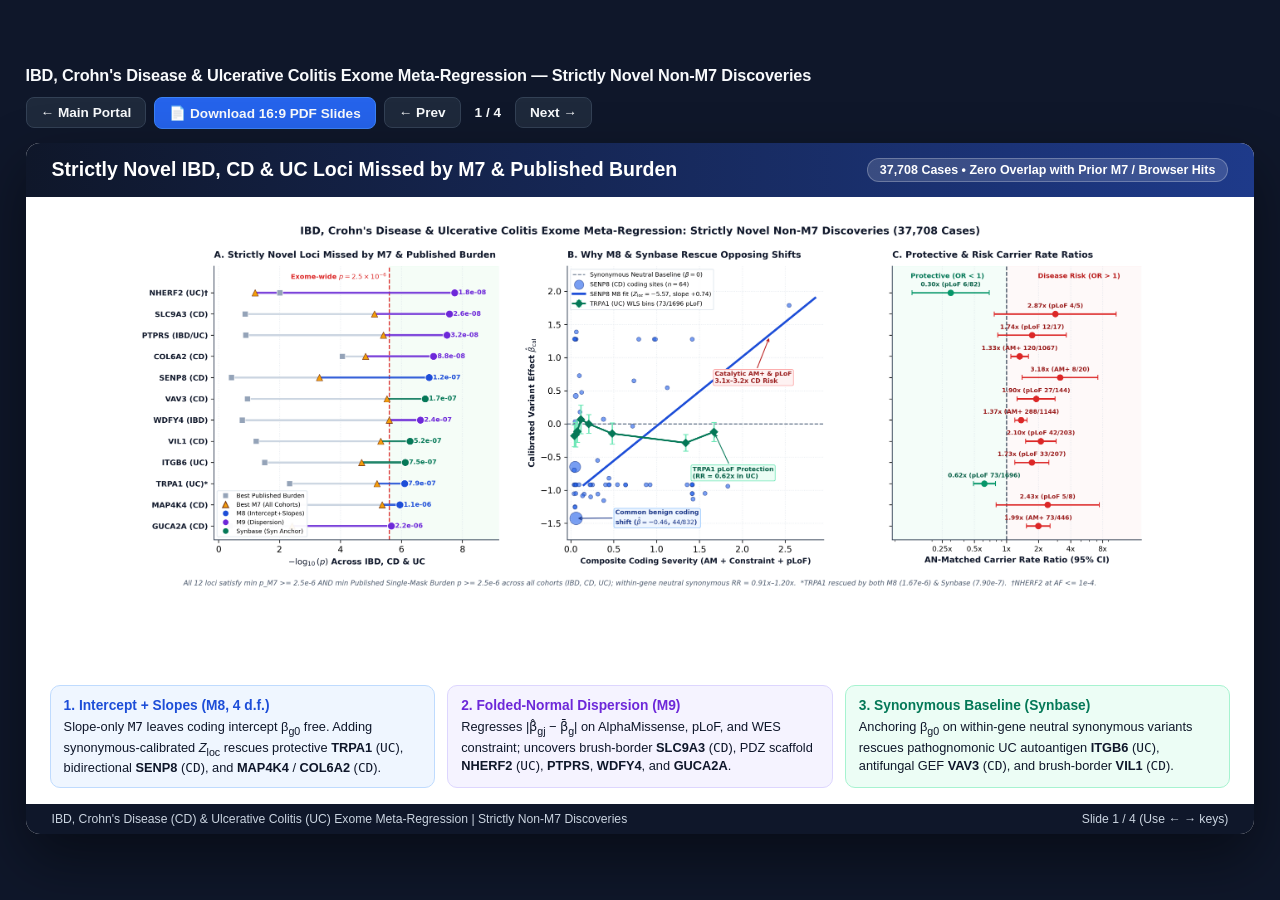
<file: slides_new_m8_m9_genes.html>
<!DOCTYPE html>
<html lang="en">
<head>
  <meta charset="UTF-8" />
  <meta name="viewport" content="width=device-width, initial-scale=1.0" />
  <title>IBD, Crohn's Disease &amp; Ulcerative Colitis — Strictly Novel Non-M7 Exome Discoveries</title>
  <style>
    :root {
      --bg: #0f172a;
      --card: #ffffff;
      --ink: #0f172a;
      --muted: #475569;
      --blue: #1d4ed8;
      --violet: #6d28d9;
      --emerald: #047857;
      --plum: #701a75;
      --amber: #92400e;
      --border: #e2e8f0;
    }
    * { box-sizing: border-box; margin: 0; padding: 0; }
    body {
      font-family: -apple-system, BlinkMacSystemFont, "Inter", "Segoe UI", Roboto, sans-serif;
      background: var(--bg);
      color: var(--ink);
      min-height: 100vh;
      display: flex;
      flex-direction: column;
      align-items: center;
      justify-content: center;
      padding: 20px;
    }
    .topbar {
      width: min(1280px, 96vw);
      display: flex;
      justify-content: space-between;
      align-items: center;
      color: #f8fafc;
      margin-bottom: 14px;
      gap: 12px;
      flex-wrap: wrap;
    }
    .topbar h1 { font-size: 1.02rem; font-weight: 700; letter-spacing: -0.01em; }
    .controls { display: flex; gap: 8px; align-items: center; flex-wrap: wrap; }
    .btn {
      background: #1e293b;
      color: #f8fafc;
      border: 1px solid #334155;
      padding: 7px 14px;
      border-radius: 8px;
      font-size: 0.85rem;
      font-weight: 600;
      cursor: pointer;
      text-decoration: none;
      transition: background 0.15s;
    }
    .btn:hover { background: #334155; }
    .btn.primary { background: #2563eb; border-color: #3b82f6; }
    .btn.primary:hover { background: #1d4ed8; }
    .slide-deck {
      width: min(1280px, 96vw);
      aspect-ratio: 16 / 9;
      background: var(--card);
      border-radius: 14px;
      box-shadow: 0 25px 60px rgba(0,0,0,0.45);
      overflow: hidden;
      position: relative;
      display: flex;
      flex-direction: column;
    }
    .slide { display: none; flex-direction: column; height: 100%; width: 100%; }
    .slide.active { display: flex; }
    .slide-hdr {
      background: linear-gradient(90deg, #0f172a 0%, #1e3a8a 100%);
      color: #ffffff;
      padding: 15px 26px;
      display: flex;
      justify-content: space-between;
      align-items: center;
    }
    .slide-hdr h2 { font-size: 1.22rem; font-weight: 700; }
    .slide-hdr .badge {
      background: rgba(255,255,255,0.14);
      border: 1px solid rgba(255,255,255,0.25);
      padding: 4px 12px;
      border-radius: 999px;
      font-size: 0.78rem;
      font-weight: 600;
    }
    .slide-body {
      flex: 1;
      padding: 16px 24px;
      display: flex;
      flex-direction: column;
      justify-content: space-between;
      overflow-y: auto;
      gap: 10px;
    }
    .hero-img { width: 100%; max-height: 66%; object-fit: contain; border-radius: 8px; }
    .cards-3 { display: grid; grid-template-columns: repeat(3, 1fr); gap: 12px; }
    .callout {
      border-radius: 10px;
      padding: 10px 13px;
      font-size: 0.80rem;
      line-height: 1.40;
      border: 1px solid var(--border);
    }
    .callout.green { background: #ecfdf5; border-color: #a7f3d0; }
    .callout.blue { background: #eff6ff; border-color: #bfdbfe; }
    .callout.plum { background: #fdf4ff; border-color: #f5d0fe; }
    .callout.violet { background: #f5f3ff; border-color: #ddd6fe; }
    .callout.amber { background: #fffbeb; border-color: #fde68a; }
    .callout strong.title { display: block; font-size: 0.86rem; margin-bottom: 3px; }
    table.scorecard { width: 100%; border-collapse: collapse; font-size: 0.76rem; }
    table.scorecard th {
      background: #f1f5f9;
      color: #0f172a;
      text-align: left;
      padding: 7px 8px;
      border-bottom: 2px solid #cbd5e1;
      font-weight: 700;
    }
    table.scorecard td {
      padding: 6px 8px;
      border-bottom: 1px solid #e2e8f0;
      color: #1e293b;
    }
    table.scorecard tr:nth-child(even) td { background: #f8fafc; }
    .slide-ftr {
      background: #0f172a;
      color: #cbd5e1;
      padding: 8px 26px;
      font-size: 0.76rem;
      display: flex;
      justify-content: space-between;
      align-items: center;
    }
    .pill {
      display: inline-block;
      padding: 2px 7px;
      border-radius: 999px;
      font-size: 0.71rem;
      font-weight: 700;
    }
    .pill.prot { background: #d1fae5; color: #065f46; }
    .pill.risk { background: #fee2e2; color: #991b1b; }
  </style>
</head>
<body>

  <div class="topbar">
    <h1>IBD, Crohn's Disease &amp; Ulcerative Colitis Exome Meta-Regression &mdash; Strictly Novel Non-M7 Discoveries</h1>
    <div class="controls">
      <a href="index.html" class="btn">&larr; Main Portal</a>
      <a href="ibd_new_models_genes_slides.pdf" target="_blank" class="btn primary">&#128196; Download 16:9 PDF Slides</a>
      <button class="btn" onclick="prevSlide()">&larr; Prev</button>
      <span id="slide-indicator" style="font-size:0.85rem;font-weight:600;padding:0 6px;">1 / 4</span>
      <button class="btn" onclick="nextSlide()">Next &rarr;</button>
    </div>
  </div>

  <div class="slide-deck">

    <!-- SLIDE 1 -->
    <section class="slide active">
      <div class="slide-hdr">
        <h2>Strictly Novel IBD, CD &amp; UC Loci Missed by M7 &amp; Published Burden</h2>
        <span class="badge">37,708 Cases &bull; Zero Overlap with Prior M7 / Browser Hits</span>
      </div>
      <div class="slide-body">
        <img src="figures/ibd_slide_fig3_quantitative_rescue.png" alt="Quantitative Rescue Across IBD, CD, and UC" class="hero-img" />
        <div class="cards-3">
          <div class="callout blue">
            <strong class="title" style="color:var(--blue);">1. Intercept + Slopes (M8, 4 d.f.)</strong>
            Slope-only <code>M7</code> leaves coding intercept &beta;<sub>g0</sub> free. Adding synonymous-calibrated <em>Z</em><sub>loc</sub> rescues protective <strong>TRPA1</strong> (<code>UC</code>), bidirectional <strong>SENP8</strong> (<code>CD</code>), and <strong>MAP4K4</strong> / <strong>COL6A2</strong> (<code>CD</code>).
          </div>
          <div class="callout violet">
            <strong class="title" style="color:var(--violet);">2. Folded-Normal Dispersion (M9)</strong>
            Regresses |&beta;&#770;<sub>gj</sub> &minus; &beta;&#772;<sub>g</sub>| on AlphaMissense, pLoF, and WES constraint; uncovers brush-border <strong>SLC9A3</strong> (<code>CD</code>), PDZ scaffold <strong>NHERF2</strong> (<code>UC</code>), <strong>PTPRS</strong>, <strong>WDFY4</strong>, and <strong>GUCA2A</strong>.
          </div>
          <div class="callout green">
            <strong class="title" style="color:var(--emerald);">3. Synonymous Baseline (Synbase)</strong>
            Anchoring &beta;<sub>g0</sub> on within-gene neutral synonymous variants rescues pathognomonic UC autoantigen <strong>ITGB6</strong> (<code>UC</code>), antifungal GEF <strong>VAV3</strong> (<code>CD</code>), and brush-border <strong>VIL1</strong> (<code>CD</code>).
          </div>
        </div>
      </div>
      <div class="slide-ftr">
        <span>IBD, Crohn's Disease (CD) &amp; Ulcerative Colitis (UC) Exome Meta-Regression | Strictly Non-M7 Discoveries</span>
        <span>Slide 1 / 4 (Use &larr; &rarr; keys)</span>
      </div>
    </section>

    <!-- SLIDE 2 -->
    <section class="slide">
      <div class="slide-hdr">
        <h2>Model M8 (Intercept + Slopes): Newly Uncovered UC, CD &amp; IBD Mechanisms</h2>
        <span class="badge">Protective &amp; Risk Coding Architecture</span>
      </div>
      <div class="slide-body">
        <img src="figures/ibd_slide_fig1_m8_biology.jpg" alt="Model M8 Biological Pathways in UC, CD, and IBD" class="hero-img" />
        <div class="cards-3">
          <div class="callout green">
            <strong class="title" style="color:var(--emerald);">TRPA1 Protective LoF (UC)</strong>
            Best <code>M7</code> = 6.3e-6 &rarr; <strong>p<sub>M8</sub> = 1.67e-6</strong> &amp; <strong>p<sub>Syn</sub> = 7.90e-7</strong> (<em>Z</em><sub>loc</sub> = &minus;2.42; Pub 4.7e-3). 73 vs 1,696 pLoF alleles (<strong>0.62&times; protection</strong>, Syn 1.03&times;); blocks Substance P/CGRP colitis &rarr; <strong>gut TRPA1 antagonists</strong>.
          </div>
          <div class="callout blue">
            <strong class="title" style="color:var(--blue);">SENP8 / DEN1 Neddylation Switch (CD)</strong>
            Best <code>M7</code> = 4.9e-4 &rarr; <strong>p<sub>M8</sub> = 1.24e-7</strong> (<em>Z</em><sub>loc</sub> = &minus;5.57; Pub 0.38). Catalytic AM+/pLoF confer <strong>3.1&ndash;3.2&times; CD risk</strong> while a common benign allele (&beta;&#770; = &minus;0.46) cancels pooled burden; regulates Cullin-1/NF-&kappa;B.
          </div>
          <div class="callout plum">
            <strong class="title" style="color:var(--plum);">MAP4K4 &amp; COL6A2 (CD / IBD)</strong>
            <strong>MAP4K4</strong> (<strong>1.13e-6</strong>, 2.4&times; CD pLoF) mediates macrophage TNF-&alpha; &rarr; JNK/NF-&kappa;B inflammation; <strong>COL6A2</strong> (<strong>p<sub>M8</sub> = 1.93e-6</strong>, <strong>p<sub>M9</sub> = 8.84e-8</strong>) anchors crypt matrix &amp; releases <strong>PRO-C6 / Endotrophin</strong> in CD strictures.
          </div>
        </div>
      </div>
      <div class="slide-ftr">
        <span>IBD, Crohn's Disease (CD) &amp; Ulcerative Colitis (UC) Exome Meta-Regression | Model M8 Biology</span>
        <span>Slide 2 / 4</span>
      </div>
    </section>

    <!-- SLIDE 3 -->
    <section class="slide">
      <div class="slide-hdr">
        <h2>M9 Dispersion &amp; Synbase: Brush-Border Transport, Epithelial Junctions &amp; Mycobiome</h2>
        <span class="badge">Convergent Subtype Biology Across CD, UC &amp; IBD</span>
      </div>
      <div class="slide-body">
        <img src="figures/ibd_slide_fig2_m9_synbase_biology.jpg" alt="Model M9 and Synbase Biological Pathways" class="hero-img" />
        <div class="cards-3">
          <div class="callout violet">
            <strong class="title" style="color:var(--violet);">SLC9A3 (CD), NHERF2 (UC) &amp; GUCA2A (CD)</strong>
            Apical NHE3 antiporter <strong>SLC9A3</strong> (<strong>2.64e-8</strong>, 2.9&times; CD pLoF risk) &amp; its direct PDZ scaffold <strong>NHERF2</strong> (<strong>1.80e-8</strong> at 10<sup>&minus;4</sup>, 0.30&times; UC pLoF protection), plus Guanylin <strong>GUCA2A</strong> (<strong>2.15e-6</strong> &rarr; <strong>Linaclotide / GUCY2C agonists</strong>).
          </div>
          <div class="callout amber">
            <strong class="title" style="color:var(--amber);">PTPRS (IBD/UC) &amp; ITGB6 (UC)</strong>
            <strong>PTPRS</strong> (<strong>3.20e-8</strong> IBD, <strong>6.69e-8</strong> UC; paralog <strong>PTPRK</strong> 1.2e-7 CD) stabilizes E-cadherin/&beta;-catenin junctions; <strong>ITGB6</strong> (<strong>7.51e-7</strong> UC, 1.7&times; pLoF) activates TGF-&beta; &amp; is the target of &gt;90% pathognomonic UC autoantibodies.
          </div>
          <div class="callout green">
            <strong class="title" style="color:var(--emerald);">VAV3 (CD), VIL1 (CD) &amp; WDFY4 (IBD)</strong>
            <strong>VAV3</strong> (<strong>1.67e-7</strong>, 1.9&times; pLoF, Syn 0.91&times;) bridges Dectin-1/Syk to <strong>CARD9&ndash;BCL10&ndash;MALT1</strong> antifungal gut immunity; <strong>VIL1</strong> (<strong>5.24e-7</strong>, 2.1&times; pLoF) drives microvillar repair &amp; cDC1 <strong>WDFY4</strong> (<strong>2.40e-7</strong>).
          </div>
        </div>
      </div>
      <div class="slide-ftr">
        <span>IBD, Crohn's Disease (CD) &amp; Ulcerative Colitis (UC) Exome Meta-Regression | M9 &amp; Synbase Biology</span>
        <span>Slide 3 / 4</span>
      </div>
    </section>

    <!-- SLIDE 4 -->
    <section class="slide">
      <div class="slide-hdr">
        <h2>Scorecard: Strictly Novel IBD, CD &amp; UC Loci Missed Across All M7 Cohorts</h2>
        <span class="badge">min p<sub>M7</sub> &ge; 2.5e-6 &amp; min Published p &ge; 2.5e-6</span>
      </div>
      <div class="slide-body" style="justify-content:flex-start; gap:8px;">
        <table class="scorecard">
          <thead>
            <tr>
              <th>Gene (Cohort)</th>
              <th>Rescuing Model</th>
              <th>Best Pub <em>p</em></th>
              <th>Best M7 <em>p</em></th>
              <th>New Model <em>p</em></th>
              <th>AN-Matched Carriers (Syn RR)</th>
              <th>Mucosal Biology &amp; Clinical Translation</th>
            </tr>
          </thead>
          <tbody>
            <tr>
              <td><strong>NHERF2</strong> (<code>UC</code>, 10<sup>&minus;4</sup>)</td>
              <td>M9 Dispersion</td>
              <td>9.76e-03</td>
              <td>6.31e-02</td>
              <td><strong>1.80e-08</strong></td>
              <td><span class="pill prot">0.30&times; Prot</span> 6/82 pLoF (Syn 1.09&times;)</td>
              <td>Apical PDZ scaffold tethering NHE3 (<em>SLC9A3</em>); partial NHE3 modulation (<strong>Tenapanor</strong>)</td>
            </tr>
            <tr>
              <td><strong>SLC9A3</strong> (<code>CD</code>)</td>
              <td>M9 Dispersion</td>
              <td>1.35e-01</td>
              <td>7.60e-06</td>
              <td><strong>2.64e-08</strong></td>
              <td><span class="pill risk">2.87&times; Risk</span> 4/5 pLoF (Syn 1.10&times;)</td>
              <td>Brush-border <strong>NHE3</strong> Na<sup>+</sup>/H<sup>+</sup> antiporter; Mendelian congenital diarrhea &amp; VEO-IBD</td>
            </tr>
            <tr>
              <td><strong>PTPRS</strong> (<code>IBD</code> / <code>UC</code>)</td>
              <td>M9 + Synbase</td>
              <td>1.28e-01</td>
              <td>3.87e-06</td>
              <td><strong>3.20e-08</strong> (6.7e-8)</td>
              <td><span class="pill risk">1.74&times; Risk</span> 12/17 pLoF (Syn 1.16&times;)</td>
              <td>Receptor PTP&sigma; stabilizing E-cadherin/&beta;-catenin junctions (paralog <strong>PTPRK</strong> 1.21e-7 in <code>CD</code>)</td>
            </tr>
            <tr>
              <td><strong>COL6A2</strong> (<code>CD</code> / <code>IBD</code>)</td>
              <td>M9 + M8 (4 d.f.)</td>
              <td>8.74e-05</td>
              <td>1.50e-05</td>
              <td><strong>8.84e-08</strong> (1.9e-6)</td>
              <td><span class="pill risk">1.33&times; Risk</span> 120/1067 AM+ (<em>Z</em><sub>loc</sub> +2.68)</td>
              <td>Subepithelial Collagen VI microfibril; releases <strong>PRO-C6 / Endotrophin</strong> in fibrostenosing CD</td>
            </tr>
            <tr>
              <td><strong>SENP8</strong> (<code>CD</code>)</td>
              <td>M8 (4 d.f.)</td>
              <td>3.80e-01</td>
              <td>4.88e-04</td>
              <td><strong>1.24e-07</strong></td>
              <td><span class="pill risk">3.18&times; AM+</span> 8/20 (<em>Z</em><sub>loc</sub> &minus;5.57, Syn 0.99&times;)</td>
              <td>NEDD8 protease (DEN1) de-neddylating <strong>Cullin-1 (SCF)</strong> to regulate I&kappa;B&alpha; / NF-&kappa;B</td>
            </tr>
            <tr>
              <td><strong>VAV3</strong> (<code>CD</code>)</td>
              <td>Synbase M7</td>
              <td>1.14e-01</td>
              <td>3.00e-06</td>
              <td><strong>1.67e-07</strong></td>
              <td><span class="pill risk">1.90&times; Risk</span> 27/144 pLoF (Syn 0.91&times;)</td>
              <td>Myeloid Rho/Rac GEF bridging <strong>Dectin-1 / Syk</strong> to <strong>CARD9&ndash;BCL10&ndash;MALT1</strong> antifungal defense</td>
            </tr>
            <tr>
              <td><strong>WDFY4</strong> (<code>IBD</code> / <code>CD</code>)</td>
              <td>M9 Dispersion</td>
              <td>1.67e-01</td>
              <td>2.51e-06</td>
              <td><strong>2.40e-07</strong></td>
              <td><span class="pill risk">1.37&times; Risk</span> 288/1144 AM+ (Syn 1.16&times;)</td>
              <td>Endosomal BEACH scaffold required for cDC1 CD8<sup>+</sup> T-cell cross-presentation</td>
            </tr>
            <tr>
              <td><strong>VIL1</strong> (<code>CD</code>)</td>
              <td>Synbase M7</td>
              <td>5.89e-02</td>
              <td>4.77e-06</td>
              <td><strong>5.24e-07</strong></td>
              <td><span class="pill risk">2.10&times; Risk</span> 42/203 pLoF (Syn 1.20&times;)</td>
              <td>Enterocyte brush-border <strong>Villin-1</strong> actin-severing protein driving microvillar wound restitution</td>
            </tr>
            <tr>
              <td><strong>ITGB6</strong> (<code>UC</code>)</td>
              <td>Synbase M7</td>
              <td>3.06e-02</td>
              <td>2.01e-05</td>
              <td><strong>7.51e-07</strong></td>
              <td><span class="pill risk">1.73&times; Risk</span> 33/207 pLoF (Ben 1.06&times;)</td>
              <td>Epithelial <strong>&alpha;<sub>v</sub>&beta;<sub>6</sub> integrin</strong> activating latent TGF-&beta;; target of &gt;90% pathognomonic UC autoantibodies</td>
            </tr>
            <tr>
              <td><strong>TRPA1</strong> (<code>UC</code>)</td>
              <td>Synbase + M8</td>
              <td>4.71e-03</td>
              <td>6.33e-06</td>
              <td><strong>7.90e-07</strong> (1.7e-6)</td>
              <td><span class="pill prot">0.62&times; Prot</span> 73/1696 pLoF (Syn 1.03&times;)</td>
              <td>Colonic nociceptive sensory channel (Substance P/CGRP); validates <strong>gut TRPA1 antagonists</strong></td>
            </tr>
            <tr>
              <td><strong>MAP4K4</strong> (<code>CD</code>)</td>
              <td>M8 (4 d.f.)</td>
              <td>1.53e-01</td>
              <td>4.30e-06</td>
              <td><strong>1.13e-06</strong></td>
              <td><span class="pill risk">2.43&times; Risk</span> 5/8 pLoF (&beta;<sub>LoF</sub> = +0.92)</td>
              <td>Ste20 kinase (HGK) driving macrophage <strong>TNF-&alpha; &rarr; JNK / NF-&kappa;B</strong> inflammation</td>
            </tr>
            <tr>
              <td><strong>GUCA2A</strong> (<code>CD</code>)</td>
              <td>M9 Dispersion</td>
              <td>4.22e-01</td>
              <td>3.91e-03</td>
              <td><strong>2.15e-06</strong></td>
              <td><span class="pill risk">1.99&times; Risk</span> 73/446 AM+ (Syn 1.10&times;)</td>
              <td>Goblet/enterocyte <strong>Guanylin</strong> peptide; directly druggable via oral <strong>GUCY2C agonists</strong> (Linaclotide)</td>
            </tr>
          </tbody>
        </table>
        <div class="callout blue" style="font-size:0.75rem; padding:8px 12px;">
          <strong>Strict Zero-Overlap &amp; QC Filter:</strong> Excludes all 317 genes reaching <em>p</em> &lt; 2.5e-6 in <code>M7</code> in <em>any</em> IBD cohort (<em>NOD2, IL23R, CARD9, CSF2RB, ZNF341, AFDN, SCNN1B</em>), all published single-mask exome hits (<em>TNFRSF6B, IL10RA, MST1R, RPS6KA1, PLCG1</em>), age-related CHIP blood artifacts (<em>DNMT3A, TET2</em>), and mucin/paralog/repeat loci (<em>MUC6, NBPF20, CYP2D7</em>).
        </div>
      </div>
      <div class="slide-ftr">
        <span>IBD, Crohn's Disease (CD) &amp; Ulcerative Colitis (UC) Exome Meta-Regression | Complete 12-Gene Scorecard</span>
        <span>Slide 4 / 4</span>
      </div>
    </section>

  </div>

  <script>
    const slides = Array.from(document.querySelectorAll('.slide'));
    const ind = document.getElementById('slide-indicator');
    let idx = 0;
    function show(i) {
      idx = (i + slides.length) % slides.length;
      slides.forEach((s, k) => s.classList.toggle('active', k === idx));
      ind.textContent = `${idx + 1} / ${slides.length}`;
    }
    function nextSlide() { show(idx + 1); }
    function prevSlide() { show(idx - 1); }
    document.addEventListener('keydown', (e) => {
      if (e.key === 'ArrowRight' || e.key === 'PageDown' || e.key === ' ') { e.preventDefault(); nextSlide(); }
      if (e.key === 'ArrowLeft' || e.key === 'PageUp') { e.preventDefault(); prevSlide(); }
    });
  </script>
</body>
</html>
</file>
<file: styles.css>
:root {
  --bg-page: #f8fafc;
  --bg-card: #ffffff;
  --bg-navy: #0f172a;
  --bg-navy-light: #1e293b;
  --text-main: #0f172a;
  --text-muted: #475569;
  --text-light: #94a3b8;
  --accent-blue: #2563eb;
  --accent-teal: #0d9488;
  --accent-crimson: #e11d48;
  --accent-amber: #d97706;
  --accent-purple: #7c3aed;
  --border-color: #e2e8f0;
  --shadow-sm: 0 1px 3px rgba(15, 23, 42, 0.06);
  --shadow-md: 0 4px 12px rgba(15, 23, 42, 0.08);
  --radius: 10px;
}

* {
  box-sizing: border-box;
  margin: 0;
  padding: 0;
}

body {
  font-family: -apple-system, BlinkMacSystemFont, "Inter", "Segoe UI", Roboto, Helvetica, Arial, sans-serif;
  background-color: var(--bg-page);
  color: var(--text-main);
  line-height: 1.55;
  font-size: 14.5px;
}

/* Header */
.hero-header {
  background: linear-gradient(135deg, #0f172a 0%, #1e3a8a 60%, #0f766e 100%);
  color: #ffffff;
  padding: 2.4rem 2rem 2rem;
  border-bottom: 3px solid #38bdf8;
}

.container {
  max-width: 1440px;
  margin: 0 auto;
}

.badge-row {
  display: flex;
  flex-wrap: wrap;
  gap: 0.55rem;
  margin-bottom: 0.85rem;
}

.badge {
  display: inline-flex;
  align-items: center;
  padding: 0.25rem 0.7rem;
  border-radius: 999px;
  font-size: 0.76rem;
  font-weight: 600;
  letter-spacing: 0.02em;
  background: rgba(255, 255, 255, 0.14);
  color: #e0f2fe;
  border: 1px solid rgba(255, 255, 255, 0.22);
}

.badge.highlight {
  background: rgba(16, 185, 129, 0.22);
  color: #a7f3d0;
  border-color: rgba(16, 185, 129, 0.45);
}

.hero-title {
  font-size: 1.85rem;
  font-weight: 800;
  letter-spacing: -0.02em;
  margin-bottom: 0.55rem;
  line-height: 1.25;
}

.hero-subtitle {
  color: #cbd5e1;
  font-size: 0.98rem;
  max-width: 1080px;
  margin-bottom: 1.25rem;
}

.hero-actions {
  display: flex;
  flex-wrap: wrap;
  gap: 0.75rem;
  align-items: center;
}

.btn {
  display: inline-flex;
  align-items: center;
  gap: 0.45rem;
  padding: 0.55rem 1.05rem;
  border-radius: 7px;
  font-size: 0.85rem;
  font-weight: 600;
  text-decoration: none;
  cursor: pointer;
  border: 1px solid transparent;
  transition: all 0.15s ease;
}

.btn-primary {
  background: #38bdf8;
  color: #0f172a;
}

.btn-primary:hover {
  background: #7dd3fc;
}

.btn-outline {
  background: rgba(255, 255, 255, 0.1);
  color: #f8fafc;
  border-color: rgba(255, 255, 255, 0.28);
}

.btn-outline:hover {
  background: rgba(255, 255, 255, 0.2);
}

/* Sticky Control Bar */
.control-bar {
  position: sticky;
  top: 0;
  z-index: 100;
  background: rgba(255, 255, 255, 0.96);
  backdrop-filter: blur(8px);
  border-bottom: 1px solid var(--border-color);
  box-shadow: var(--shadow-sm);
  padding: 0.85rem 2rem;
}

.control-grid {
  display: grid;
  grid-template-columns: repeat(auto-fit, minmax(220px, 1fr));
  gap: 1rem;
  align-items: end;
}

.control-group label {
  display: block;
  font-size: 0.75rem;
  font-weight: 700;
  text-transform: uppercase;
  letter-spacing: 0.04em;
  color: var(--text-muted);
  margin-bottom: 0.3rem;
}

.control-group select,
.control-group input {
  width: 100%;
  padding: 0.5rem 0.7rem;
  border-radius: 6px;
  border: 1px solid #cbd5e1;
  background-color: #ffffff;
  font-size: 0.86rem;
  font-weight: 600;
  color: var(--text-main);
}

.control-group select:focus,
.control-group input:focus {
  outline: none;
  border-color: var(--accent-blue);
  box-shadow: 0 0 0 2px rgba(37, 99, 235, 0.15);
}

/* Main Content Layout */
.main-content {
  padding: 1.6rem 2rem 3.5rem;
}

/* KPI Strip */
.kpi-grid {
  display: grid;
  grid-template-columns: repeat(6, 1fr);
  gap: 0.9rem;
  margin-bottom: 1.5rem;
}

@media (max-width: 1150px) {
  .kpi-grid {
    grid-template-columns: repeat(3, 1fr);
  }
}
@media (max-width: 680px) {
  .kpi-grid {
    grid-template-columns: repeat(2, 1fr);
  }
}

.kpi-card {
  background: var(--bg-card);
  border: 1px solid var(--border-color);
  border-radius: var(--radius);
  padding: 1rem 1.1rem;
  box-shadow: var(--shadow-sm);
  border-top: 3px solid var(--accent-blue);
  transition: transform 0.15s ease;
}

.kpi-card.active-model {
  border-top-width: 4px;
  border-top-color: var(--accent-crimson);
  background: #fff1f2;
}

.kpi-card.m1 { border-top-color: #64748b; }
.kpi-card.m2 { border-top-color: #3b82f6; }
.kpi-card.m3 { border-top-color: #0d9488; }
.kpi-card.m4 { border-top-color: #d97706; }
.kpi-card.m5 { border-top-color: #e11d48; }

.kpi-label {
  font-size: 0.74rem;
  font-weight: 700;
  text-transform: uppercase;
  color: var(--text-muted);
  margin-bottom: 0.25rem;
}

.kpi-value {
  font-size: 1.65rem;
  font-weight: 800;
  color: var(--text-main);
  line-height: 1.15;
}

.kpi-sub {
  font-size: 0.76rem;
  color: var(--text-muted);
  margin-top: 0.25rem;
}

/* Section Cards */
.section-card {
  background: var(--bg-card);
  border: 1px solid var(--border-color);
  border-radius: var(--radius);
  padding: 1.4rem 1.5rem;
  box-shadow: var(--shadow-sm);
  margin-bottom: 1.5rem;
}

.section-header {
  display: flex;
  justify-content: space-between;
  align-items: flex-start;
  flex-wrap: wrap;
  gap: 0.75rem;
  margin-bottom: 1rem;
  padding-bottom: 0.75rem;
  border-bottom: 1px solid var(--border-color);
}

.section-title {
  font-size: 1.15rem;
  font-weight: 700;
  color: var(--bg-navy);
}

.section-desc {
  font-size: 0.85rem;
  color: var(--text-muted);
  margin-top: 0.15rem;
}

.chart-row-2col {
  display: grid;
  grid-template-columns: 1fr 1fr;
  gap: 1.4rem;
  margin-bottom: 1.5rem;
}

@media (max-width: 1024px) {
  .chart-row-2col {
    grid-template-columns: 1fr;
  }
}

.plot-box {
  width: 100%;
  height: 410px;
}

/* Table Styling */
.table-controls {
  display: flex;
  flex-wrap: wrap;
  gap: 0.8rem;
  align-items: center;
  margin-bottom: 0.9rem;
}

.table-controls input[type="text"] {
  padding: 0.48rem 0.8rem;
  border: 1px solid #cbd5e1;
  border-radius: 6px;
  font-size: 0.86rem;
  min-width: 250px;
}

.table-controls select {
  padding: 0.48rem 0.7rem;
  border: 1px solid #cbd5e1;
  border-radius: 6px;
  font-size: 0.85rem;
}

.table-wrapper {
  overflow-x: auto;
  max-height: 580px;
  overflow-y: auto;
  border: 1px solid var(--border-color);
  border-radius: 8px;
}

table.results-table {
  width: 100%;
  border-collapse: collapse;
  font-size: 0.82rem;
  text-align: right;
}

table.results-table th {
  position: sticky;
  top: 0;
  background: #f1f5f9;
  color: #1e293b;
  font-weight: 700;
  padding: 0.65rem 0.65rem;
  border-bottom: 2px solid #cbd5e1;
  cursor: pointer;
  user-select: none;
  white-space: nowrap;
  z-index: 10;
}

table.results-table th:hover {
  background: #e2e8f0;
}

table.results-table th:first-child,
table.results-table td:first-child,
table.results-table th:nth-child(2),
table.results-table td:nth-child(2) {
  text-align: left;
}

table.results-table td {
  padding: 0.55rem 0.65rem;
  border-bottom: 1px solid #f1f5f9;
  white-space: nowrap;
}

table.results-table tr:hover {
  background-color: #f0f9ff;
  cursor: pointer;
}

table.results-table tr.selected-row {
  background-color: #fef2f2;
  font-weight: 600;
}

.pill-group {
  display: inline-block;
  padding: 0.12rem 0.48rem;
  border-radius: 4px;
  font-size: 0.74rem;
  font-weight: 700;
}
.pill-CD { background: #fee2e2; color: #991b1b; }
.pill-UC { background: #ccfbf1; color: #115e59; }
.pill-IBD { background: #dbeafe; color: #1e40af; }

.p-sig {
  color: #be123c;
  font-weight: 700;
  background: #ffe4e6;
  padding: 0.1rem 0.35rem;
  border-radius: 4px;
}

.p-sug {
  color: #b45309;
  font-weight: 600;
}

/* Summary Matrix Table */
table.matrix-table {
  width: 100%;
  border-collapse: collapse;
  font-size: 0.84rem;
}

table.matrix-table th,
table.matrix-table td {
  padding: 0.6rem 0.75rem;
  border-bottom: 1px solid var(--border-color);
  text-align: right;
}

table.matrix-table th:first-child,
table.matrix-table td:first-child,
table.matrix-table th:nth-child(2),
table.matrix-table td:nth-child(2),
table.matrix-table th:nth-child(3),
table.matrix-table td:nth-child(3) {
  text-align: left;
}

table.matrix-table thead th {
  background: #f8fafc;
  font-weight: 700;
  border-bottom: 2px solid #cbd5e1;
}

/* Figures Gallery */
.fig-grid {
  display: grid;
  grid-template-columns: 1fr;
  gap: 1.6rem;
}

.fig-card {
  border: 1px solid var(--border-color);
  border-radius: 10px;
  overflow: hidden;
  background: #ffffff;
  box-shadow: var(--shadow-sm);
}

.fig-card img {
  width: 100%;
  max-height: 760px;
  object-fit: contain;
  height: auto;
  display: block;
  margin: 0 auto;
  padding: 0.6rem;
  background: #ffffff;
  border-bottom: 1px solid var(--border-color);
  cursor: zoom-in;
}

.fig-caption {
  padding: 0.9rem 1.15rem;
  font-size: 0.86rem;
  color: var(--text-muted);
  background: #f8fafc;
  display: flex;
  justify-content: space-between;
  align-items: center;
  gap: 1rem;
  flex-wrap: wrap;
}

.fig-caption strong {
  color: var(--text-main);
}

.fig-open-link {
  font-size: 0.78rem;
  font-weight: 700;
  color: var(--accent-blue);
  text-decoration: none;
  white-space: nowrap;
}

.fig-open-link:hover {
  text-decoration: underline;
}

/* Methods Grid */
.methods-grid {
  display: grid;
  grid-template-columns: repeat(auto-fit, minmax(320px, 1fr));
  gap: 1.2rem;
}

.method-box {
  background: #f8fafc;
  border: 1px solid var(--border-color);
  border-radius: 8px;
  padding: 1rem 1.15rem;
}

.method-box h4 {
  font-size: 0.95rem;
  color: var(--bg-navy);
  margin-bottom: 0.45rem;
}

.method-box p {
  font-size: 0.84rem;
  color: var(--text-muted);
}

.formula-block {
  background: #ffffff;
  border: 1px solid #e2e8f0;
  border-radius: 6px;
  padding: 0.65rem 0.85rem;
  margin-top: 0.55rem;
  font-family: "SFMono-Regular", Consolas, "Liberation Mono", Menlo, monospace;
  font-size: 0.8rem;
  color: #0f172a;
  overflow-x: auto;
}

footer {
  text-align: center;
  padding: 2rem;
  color: var(--text-muted);
  font-size: 0.82rem;
  border-top: 1px solid var(--border-color);
  background: #ffffff;
}
</file>
